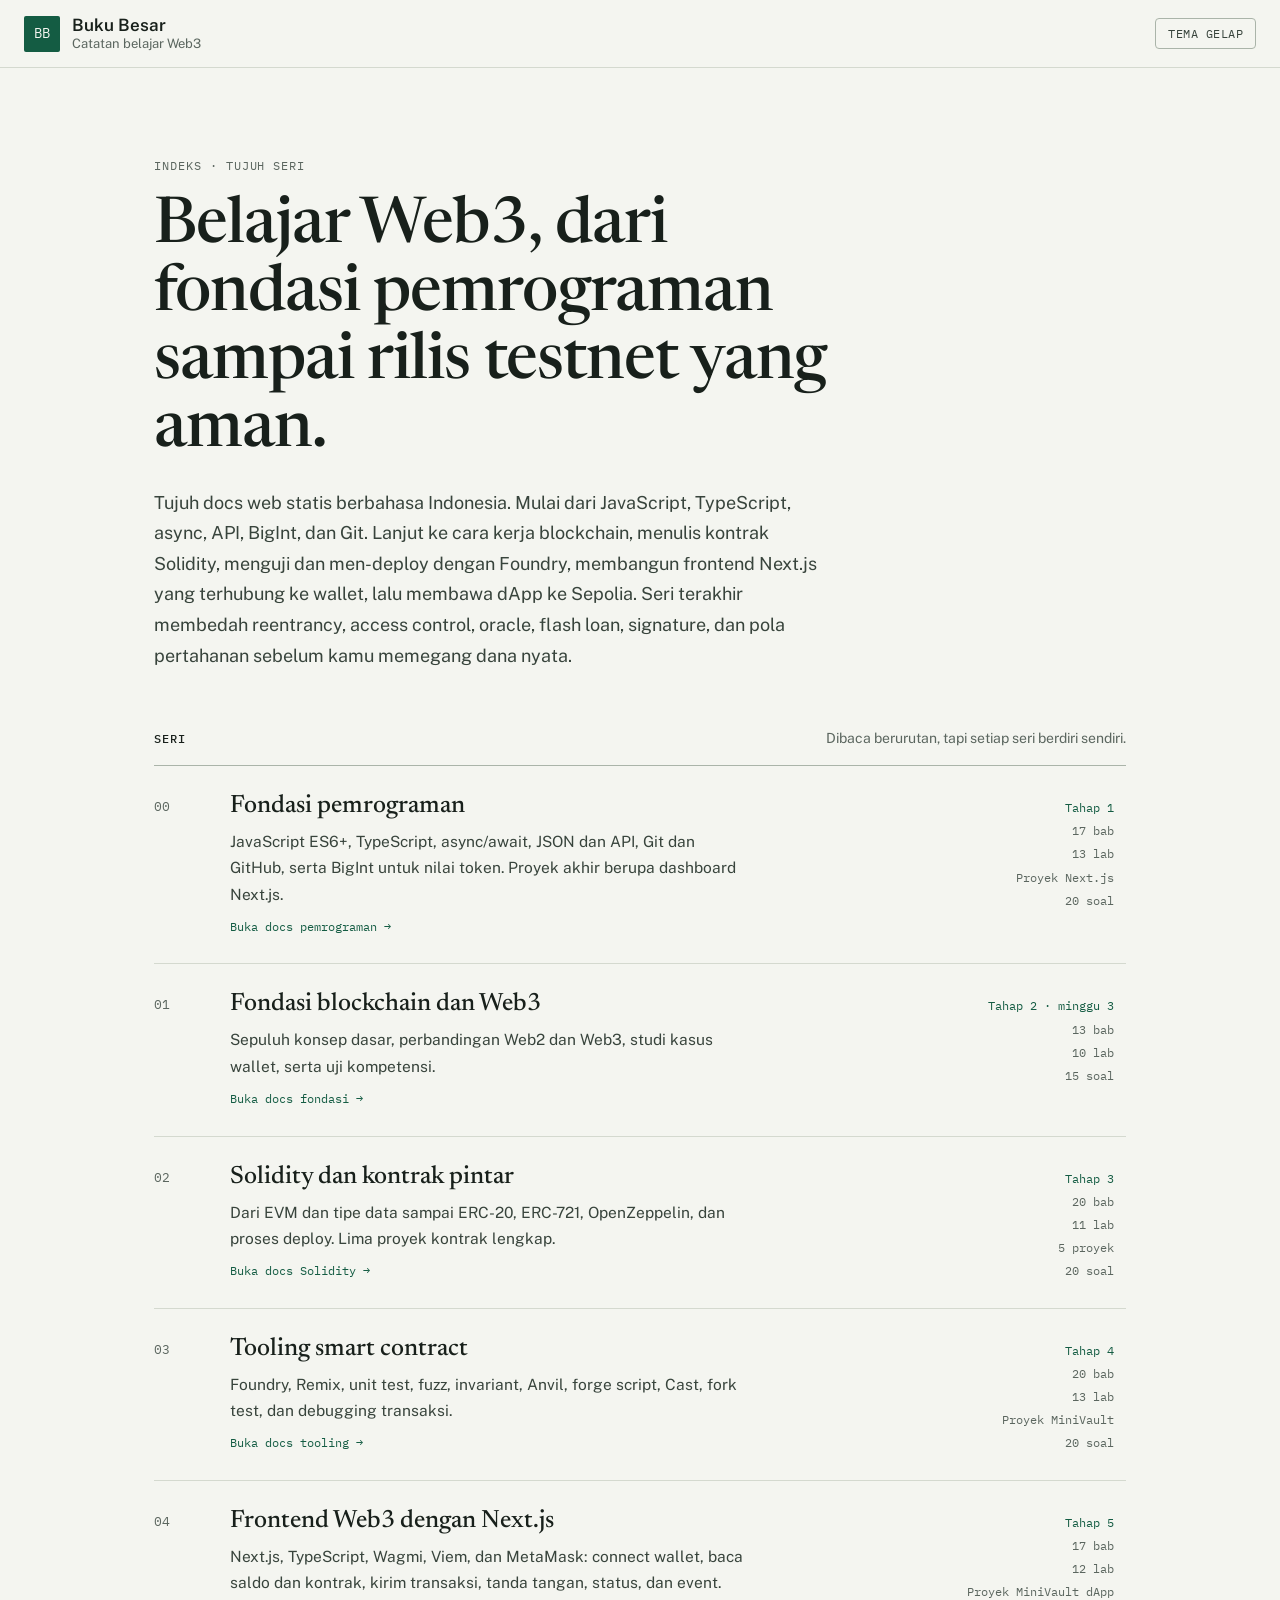
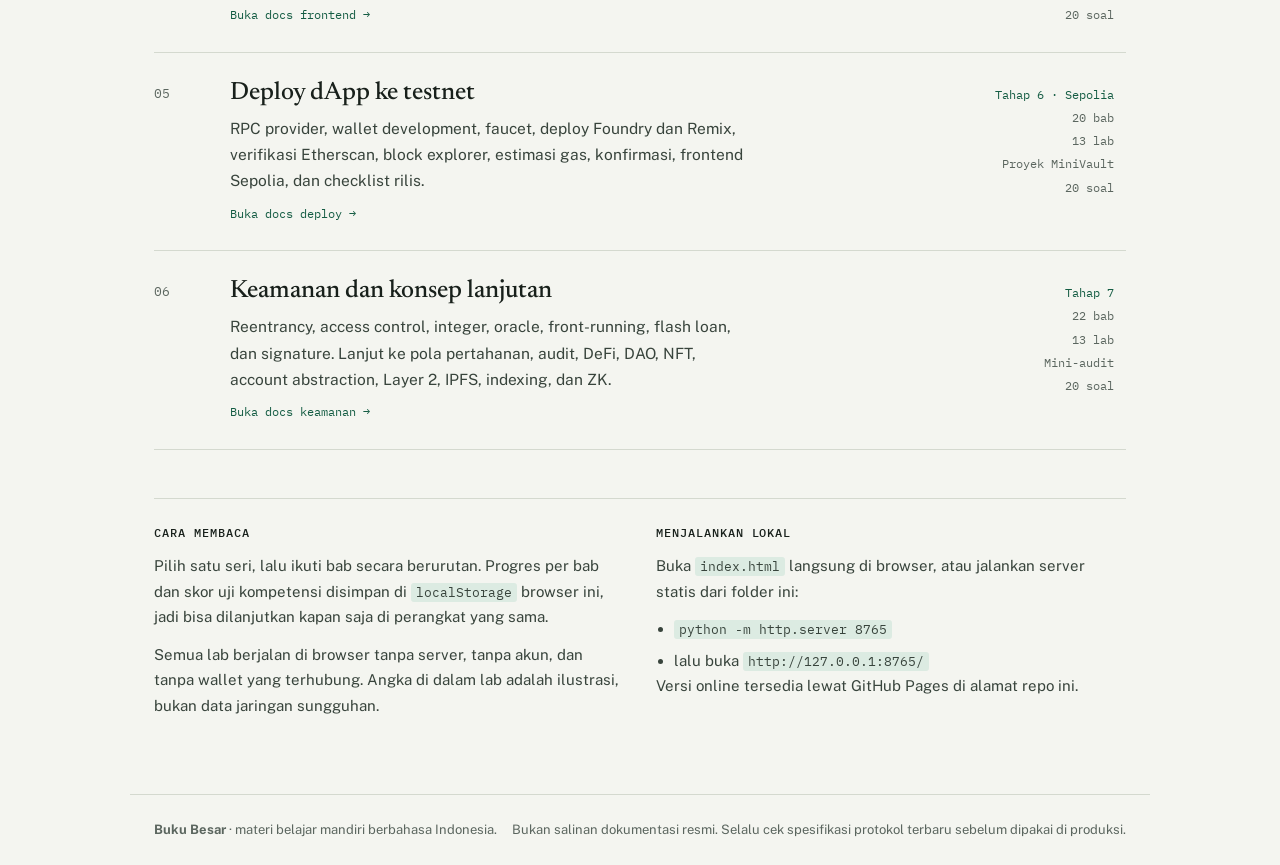
<file: index.html>
<!DOCTYPE html>
<html lang="id">
<head>
  <meta charset="UTF-8">
  <meta name="viewport" content="width=device-width, initial-scale=1">
  <title>Buku Besar: Docs belajar Pemrograman, Web3, Solidity, Tooling, Frontend, Keamanan, dan Deploy</title>
  <meta name="description" content="Indeks tujuh seri docs belajar Web3 berbahasa Indonesia: fondasi pemrograman, blockchain, Solidity, tooling smart contract, frontend Next.js, deploy dApp ke Sepolia testnet, dan keamanan smart contract. Semua materi berjalan statis di browser.">
  <link rel="icon" href="data:image/svg+xml,%3Csvg xmlns='http://www.w3.org/2000/svg' viewBox='0 0 64 64'%3E%3Crect width='64' height='64' fill='%23145c43'/%3E%3Ctext x='32' y='43' font-family='monospace' font-size='24' fill='%23f4f5f0' text-anchor='middle'%3EBB%3C/text%3E%3C/svg%3E">
  <script>
    (function () {
      try {
        var raw = localStorage.getItem("bukubesar.theme");
        var saved = raw;
        try { saved = JSON.parse(raw); } catch (parseError) {}
        if (saved === "dark" || (!saved && window.matchMedia("(prefers-color-scheme: dark)").matches)) {
          document.documentElement.setAttribute("data-theme", "dark");
        }
      } catch (e) {}
    })();
  </script>
  <link rel="preconnect" href="https://fonts.googleapis.com">
  <link rel="preconnect" href="https://fonts.gstatic.com" crossorigin>
  <link href="https://fonts.googleapis.com/css2?family=IBM+Plex+Mono:wght@400;500&family=Newsreader:ital,opsz,wght@0,6..72,400;0,6..72,500;0,6..72,600;1,6..72,400&family=Public+Sans:wght@400;500;600;700&display=swap" rel="stylesheet">
  <style>
    :root {
      --paper: #f4f5f0;
      --surface: #fbfcf8;
      --ink: #18201b;
      --ink-soft: #38443c;
      --muted: #5b665f;
      --line: #d4d9cf;
      --line-strong: #aab4a9;
      --accent: #145c43;
      --accent-hover: #0e4633;
      --accent-soft: #dcebe2;
      --font-display: "Newsreader", "Iowan Old Style", "Palatino Linotype", Georgia, serif;
      --font-body: "Public Sans", "Segoe UI", system-ui, sans-serif;
      --font-mono: "IBM Plex Mono", "Cascadia Mono", Consolas, monospace;
      --header-h: 68px;
      --radius: 4px;
      color-scheme: light;
    }

    [data-theme="dark"] {
      --paper: #101512;
      --surface: #161d18;
      --ink: #e7e9e1;
      --ink-soft: #c5ccc3;
      --muted: #a4afa6;
      --line: #2b352e;
      --line-strong: #46544a;
      --accent: #6fd3a6;
      --accent-hover: #8ee2ba;
      --accent-soft: #1b3428;
      color-scheme: dark;
    }

    *,
    *::before,
    *::after {
      box-sizing: border-box;
    }

    html {
      -webkit-text-size-adjust: 100%;
    }

    body {
      margin: 0;
      background: var(--paper);
      color: var(--ink);
      font-family: var(--font-body);
      font-size: 17px;
      line-height: 1.7;
    }

    a {
      color: var(--accent);
      text-decoration-thickness: 1px;
      text-underline-offset: 3px;
    }

    a:hover {
      color: var(--accent-hover);
    }

    :focus-visible {
      outline: 2px solid var(--accent);
      outline-offset: 3px;
      border-radius: 2px;
    }

    .skip-link {
      position: absolute;
      left: 12px;
      top: -60px;
      padding: 8px 14px;
      background: var(--accent);
      color: var(--paper);
      border-radius: var(--radius);
      z-index: 20;
    }

    .skip-link:focus {
      top: 12px;
    }

    .site-header {
      display: flex;
      align-items: center;
      justify-content: space-between;
      gap: 16px;
      min-height: var(--header-h);
      padding: 0 24px;
      border-bottom: 1px solid var(--line);
      background: var(--paper);
    }

    .brand {
      display: flex;
      align-items: center;
      gap: 12px;
      color: var(--ink);
      text-decoration: none;
    }

    .brand-mark {
      display: grid;
      place-items: center;
      width: 36px;
      height: 36px;
      background: var(--accent);
      color: var(--paper);
      font-family: var(--font-mono);
      font-size: 14px;
      border-radius: 2px;
    }

    .brand-text {
      display: flex;
      flex-direction: column;
      line-height: 1.25;
    }

    .brand-text strong {
      font-weight: 600;
    }

    .brand-text span {
      color: var(--muted);
      font-size: 13px;
    }

    .theme-toggle {
      padding: 7px 12px;
      border: 1px solid var(--line-strong);
      border-radius: var(--radius);
      background: transparent;
      color: var(--ink-soft);
      font-family: var(--font-mono);
      font-size: 12px;
      letter-spacing: 0.04em;
      text-transform: uppercase;
      cursor: pointer;
    }

    .theme-toggle:hover {
      border-color: var(--accent);
      color: var(--accent);
    }

    main {
      max-width: 1020px;
      margin: 0 auto;
      padding: 0 24px 64px;
    }

    .hero {
      max-width: 720px;
      padding: clamp(48px, 8vw, 88px) 0 clamp(36px, 5vw, 56px);
    }

    .eyebrow {
      margin: 0 0 18px;
      color: var(--muted);
      font-family: var(--font-mono);
      font-size: 12px;
      letter-spacing: 0.08em;
      text-transform: uppercase;
    }

    h1 {
      margin: 0 0 22px;
      font-family: var(--font-display);
      font-size: clamp(2.3rem, 6vw, 4rem);
      font-weight: 500;
      line-height: 1.06;
      letter-spacing: -0.015em;
    }

    .lede {
      margin: 0;
      max-width: 62ch;
      color: var(--ink-soft);
      font-size: 18px;
    }

    .section-head {
      display: flex;
      align-items: baseline;
      justify-content: space-between;
      gap: 24px;
      padding-bottom: 14px;
      border-bottom: 1px solid var(--line-strong);
    }

    .section-head h2 {
      margin: 0;
      font-family: var(--font-mono);
      font-size: 12px;
      font-weight: 500;
      letter-spacing: 0.08em;
      text-transform: uppercase;
    }

    .section-head p {
      margin: 0;
      color: var(--muted);
      font-size: 14px;
      text-align: right;
    }

    .ledger {
      margin: 0;
      padding: 0;
      list-style: none;
    }

    .entry {
      display: grid;
      grid-template-columns: 56px minmax(0, 1fr) auto;
      gap: 20px;
      align-items: start;
      padding: 26px 12px 26px 0;
      border-bottom: 1px solid var(--line);
      color: inherit;
      text-decoration: none;
      transition: background-color 140ms ease;
    }

    .entry:hover {
      background: var(--surface);
      color: inherit;
    }

    .entry:focus-visible {
      outline-offset: -2px;
    }

    .entry-number {
      padding-top: 4px;
      color: var(--muted);
      font-family: var(--font-mono);
      font-size: 13px;
      font-variant-numeric: tabular-nums;
    }

    .entry-body h3 {
      margin: 0 0 6px;
      font-family: var(--font-display);
      font-size: 25px;
      font-weight: 500;
      line-height: 1.2;
    }

    .entry-body p {
      margin: 0;
      max-width: 58ch;
      color: var(--ink-soft);
      font-size: 15.5px;
    }

    .entry-meta {
      display: flex;
      flex-direction: column;
      gap: 4px;
      padding-top: 6px;
      color: var(--muted);
      font-family: var(--font-mono);
      font-size: 12px;
      line-height: 1.6;
      text-align: right;
      white-space: nowrap;
    }

    .entry-meta .stage {
      color: var(--accent);
    }

    .entry-arrow {
      display: block;
      margin-top: 10px;
      color: var(--accent);
      font-family: var(--font-mono);
      font-size: 12px;
    }

    .notes {
      display: grid;
      grid-template-columns: minmax(0, 1fr) minmax(0, 1fr);
      gap: 32px;
      margin-top: 48px;
      padding-top: 24px;
      border-top: 1px solid var(--line);
    }

    .notes h2 {
      margin: 0 0 10px;
      font-family: var(--font-mono);
      font-size: 12px;
      font-weight: 500;
      letter-spacing: 0.08em;
      text-transform: uppercase;
    }

    .notes p {
      margin: 0 0 12px;
      color: var(--ink-soft);
      font-size: 15px;
    }

    .notes ul {
      margin: 0;
      padding-left: 18px;
      color: var(--ink-soft);
      font-size: 15px;
    }

    .notes li + li {
      margin-top: 6px;
    }

    .notes code {
      padding: 1px 5px;
      background: var(--accent-soft);
      border-radius: 3px;
      font-family: var(--font-mono);
      font-size: 13px;
    }

    .site-footer {
      display: flex;
      flex-wrap: wrap;
      justify-content: space-between;
      gap: 12px;
      max-width: 1020px;
      margin: 0 auto;
      padding: 24px;
      border-top: 1px solid var(--line);
      color: var(--muted);
      font-size: 13px;
    }

    .site-footer p {
      margin: 0;
    }

    @media (max-width: 720px) {
      body {
        font-size: 16px;
      }

      .site-header {
        padding: 0 18px;
      }

      main {
        padding: 0 18px 48px;
      }

      .entry {
        grid-template-columns: 40px minmax(0, 1fr);
        gap: 12px;
        padding-right: 0;
      }

      .entry-meta {
        grid-column: 2;
        flex-direction: row;
        flex-wrap: wrap;
        gap: 4px 12px;
        padding-top: 0;
        text-align: left;
      }

      .entry-body h3 {
        font-size: 22px;
      }

      .notes {
        grid-template-columns: 1fr;
        gap: 24px;
      }

      .section-head {
        align-items: flex-start;
        flex-direction: column;
        gap: 4px;
      }

      .section-head p {
        text-align: left;
      }
    }

    @media (prefers-reduced-motion: reduce) {
      .entry {
        transition: none;
      }
    }
  </style>
</head>
<body>
  <a class="skip-link" href="#konten">Lewati ke konten</a>

  <header class="site-header">
    <a class="brand" href="./" aria-label="Buku Besar, halaman indeks">
      <span class="brand-mark" aria-hidden="true">BB</span>
      <span class="brand-text">
        <strong>Buku Besar</strong>
        <span>Catatan belajar Web3</span>
      </span>
    </a>
    <button class="theme-toggle" id="theme-toggle" type="button" aria-pressed="false">Tema gelap</button>
  </header>

  <main id="konten">
    <section class="hero">
      <p class="eyebrow">Indeks &middot; tujuh seri</p>
      <h1>Belajar Web3, dari fondasi pemrograman sampai rilis testnet yang aman.</h1>
      <p class="lede">Tujuh docs web statis berbahasa Indonesia. Mulai dari JavaScript, TypeScript, async, API, BigInt, dan Git. Lanjut ke cara kerja blockchain, menulis kontrak Solidity, menguji dan men-deploy dengan Foundry, membangun frontend Next.js yang terhubung ke wallet, lalu membawa dApp ke Sepolia. Seri terakhir membedah reentrancy, access control, oracle, flash loan, signature, dan pola pertahanan sebelum kamu memegang dana nyata.</p>
    </section>

    <section aria-labelledby="judul-seri">
      <div class="section-head">
        <h2 id="judul-seri">Seri</h2>
        <p>Dibaca berurutan, tapi setiap seri berdiri sendiri.</p>
      </div>

      <ol class="ledger">
        <li>
          <a class="entry" href="fundamentals/">
            <span class="entry-number" aria-hidden="true">00</span>
            <span class="entry-body">
              <h3>Fondasi pemrograman</h3>
              <p>JavaScript ES6+, TypeScript, async/await, JSON dan API, Git dan GitHub, serta BigInt untuk nilai token. Proyek akhir berupa dashboard Next.js.</p>
              <span class="entry-arrow">Buka docs pemrograman &rarr;</span>
            </span>
            <span class="entry-meta">
              <span class="stage">Tahap 1</span>
              <span>17 bab</span>
              <span>13 lab</span>
              <span>Proyek Next.js</span>
              <span>20 soal</span>
            </span>
          </a>
        </li>
        <li>
          <a class="entry" href="docs/">
            <span class="entry-number" aria-hidden="true">01</span>
            <span class="entry-body">
              <h3>Fondasi blockchain dan Web3</h3>
              <p>Sepuluh konsep dasar, perbandingan Web2 dan Web3, studi kasus wallet, serta uji kompetensi.</p>
              <span class="entry-arrow">Buka docs fondasi &rarr;</span>
            </span>
            <span class="entry-meta">
              <span class="stage">Tahap 2 &middot; minggu 3</span>
              <span>13 bab</span>
              <span>10 lab</span>
              <span>15 soal</span>
            </span>
          </a>
        </li>
        <li>
          <a class="entry" href="solidity/">
            <span class="entry-number" aria-hidden="true">02</span>
            <span class="entry-body">
              <h3>Solidity dan kontrak pintar</h3>
              <p>Dari EVM dan tipe data sampai ERC-20, ERC-721, OpenZeppelin, dan proses deploy. Lima proyek kontrak lengkap.</p>
              <span class="entry-arrow">Buka docs Solidity &rarr;</span>
            </span>
            <span class="entry-meta">
              <span class="stage">Tahap 3</span>
              <span>20 bab</span>
              <span>11 lab</span>
              <span>5 proyek</span>
              <span>20 soal</span>
            </span>
          </a>
        </li>
        <li>
          <a class="entry" href="tools/">
            <span class="entry-number" aria-hidden="true">03</span>
            <span class="entry-body">
              <h3>Tooling smart contract</h3>
              <p>Foundry, Remix, unit test, fuzz, invariant, Anvil, forge script, Cast, fork test, dan debugging transaksi.</p>
              <span class="entry-arrow">Buka docs tooling &rarr;</span>
            </span>
            <span class="entry-meta">
              <span class="stage">Tahap 4</span>
              <span>20 bab</span>
              <span>13 lab</span>
              <span>Proyek MiniVault</span>
              <span>20 soal</span>
            </span>
          </a>
        </li>
        <li>
          <a class="entry" href="nextjs/">
            <span class="entry-number" aria-hidden="true">04</span>
            <span class="entry-body">
              <h3>Frontend Web3 dengan Next.js</h3>
              <p>Next.js, TypeScript, Wagmi, Viem, dan MetaMask: connect wallet, baca saldo dan kontrak, kirim transaksi, tanda tangan, status, dan event.</p>
              <span class="entry-arrow">Buka docs frontend &rarr;</span>
            </span>
            <span class="entry-meta">
              <span class="stage">Tahap 5</span>
              <span>17 bab</span>
              <span>12 lab</span>
              <span>Proyek MiniVault dApp</span>
              <span>20 soal</span>
            </span>
          </a>
        </li>
        <li>
          <a class="entry" href="deploy/">
            <span class="entry-number" aria-hidden="true">05</span>
            <span class="entry-body">
              <h3>Deploy dApp ke testnet</h3>
              <p>RPC provider, wallet development, faucet, deploy Foundry dan Remix, verifikasi Etherscan, block explorer, estimasi gas, konfirmasi, frontend Sepolia, dan checklist rilis.</p>
              <span class="entry-arrow">Buka docs deploy &rarr;</span>
            </span>
            <span class="entry-meta">
              <span class="stage">Tahap 6 &middot; Sepolia</span>
              <span>20 bab</span>
              <span>13 lab</span>
              <span>Proyek MiniVault</span>
              <span>20 soal</span>
            </span>
          </a>
        </li>
        <li>
          <a class="entry" href="security/">
            <span class="entry-number" aria-hidden="true">06</span>
            <span class="entry-body">
              <h3>Keamanan dan konsep lanjutan</h3>
              <p>Reentrancy, access control, integer, oracle, front-running, flash loan, dan signature. Lanjut ke pola pertahanan, audit, DeFi, DAO, NFT, account abstraction, Layer 2, IPFS, indexing, dan ZK.</p>
              <span class="entry-arrow">Buka docs keamanan &rarr;</span>
            </span>
            <span class="entry-meta">
              <span class="stage">Tahap 7</span>
              <span>22 bab</span>
              <span>13 lab</span>
              <span>Mini-audit</span>
              <span>20 soal</span>
            </span>
          </a>
        </li>
      </ol>
    </section>

    <section class="notes" aria-labelledby="judul-catatan">
      <div>
        <h2 id="judul-catatan">Cara membaca</h2>
        <p>Pilih satu seri, lalu ikuti bab secara berurutan. Progres per bab dan skor uji kompetensi disimpan di <code>localStorage</code> browser ini, jadi bisa dilanjutkan kapan saja di perangkat yang sama.</p>
        <p>Semua lab berjalan di browser tanpa server, tanpa akun, dan tanpa wallet yang terhubung. Angka di dalam lab adalah ilustrasi, bukan data jaringan sungguhan.</p>
      </div>
      <div>
        <h2>Menjalankan lokal</h2>
        <p>Buka <code>index.html</code> langsung di browser, atau jalankan server statis dari folder ini:</p>
        <ul>
          <li><code>python -m http.server 8765</code></li>
          <li>lalu buka <code>http://127.0.0.1:8765/</code></li>
        </ul>
        <p>Versi online tersedia lewat GitHub Pages di alamat repo ini.</p>
      </div>
    </section>
  </main>

  <footer class="site-footer">
    <p><strong>Buku Besar</strong> &middot; materi belajar mandiri berbahasa Indonesia.</p>
    <p>Bukan salinan dokumentasi resmi. Selalu cek spesifikasi protokol terbaru sebelum dipakai di produksi.</p>
  </footer>

  <script>
    (function () {
      var root = document.documentElement;
      var button = document.getElementById("theme-toggle");
      if (!button) return;

      function current() {
        return root.getAttribute("data-theme") === "dark" ? "dark" : "light";
      }

      function render() {
        var dark = current() === "dark";
        button.textContent = dark ? "Tema terang" : "Tema gelap";
        button.setAttribute("aria-pressed", dark ? "true" : "false");
      }

      button.addEventListener("click", function () {
        var next = current() === "dark" ? "light" : "dark";
        if (next === "dark") {
          root.setAttribute("data-theme", "dark");
        } else {
          root.removeAttribute("data-theme");
        }
        try {
          localStorage.setItem("bukubesar.theme", JSON.stringify(next));
        } catch (e) {}
        render();
      });

      render();
    })();
  </script>
</body>
</html>
</file>
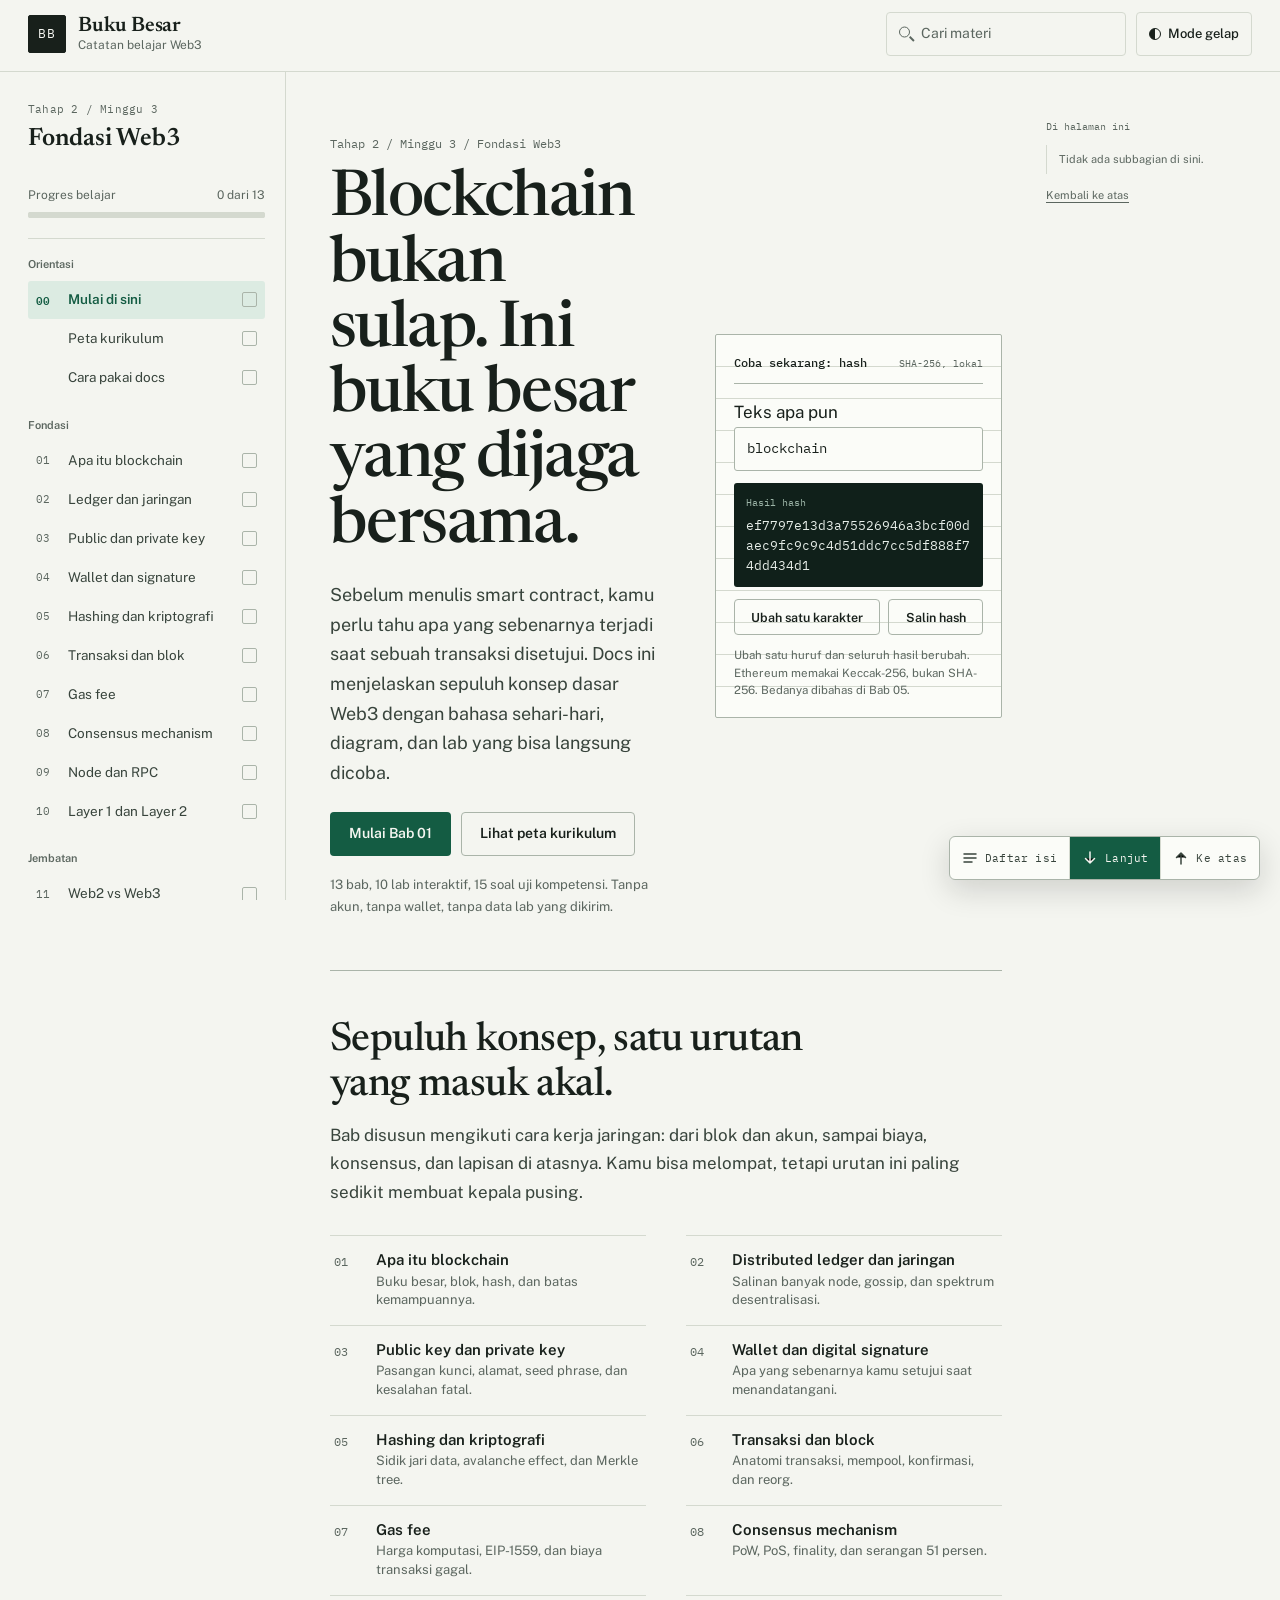
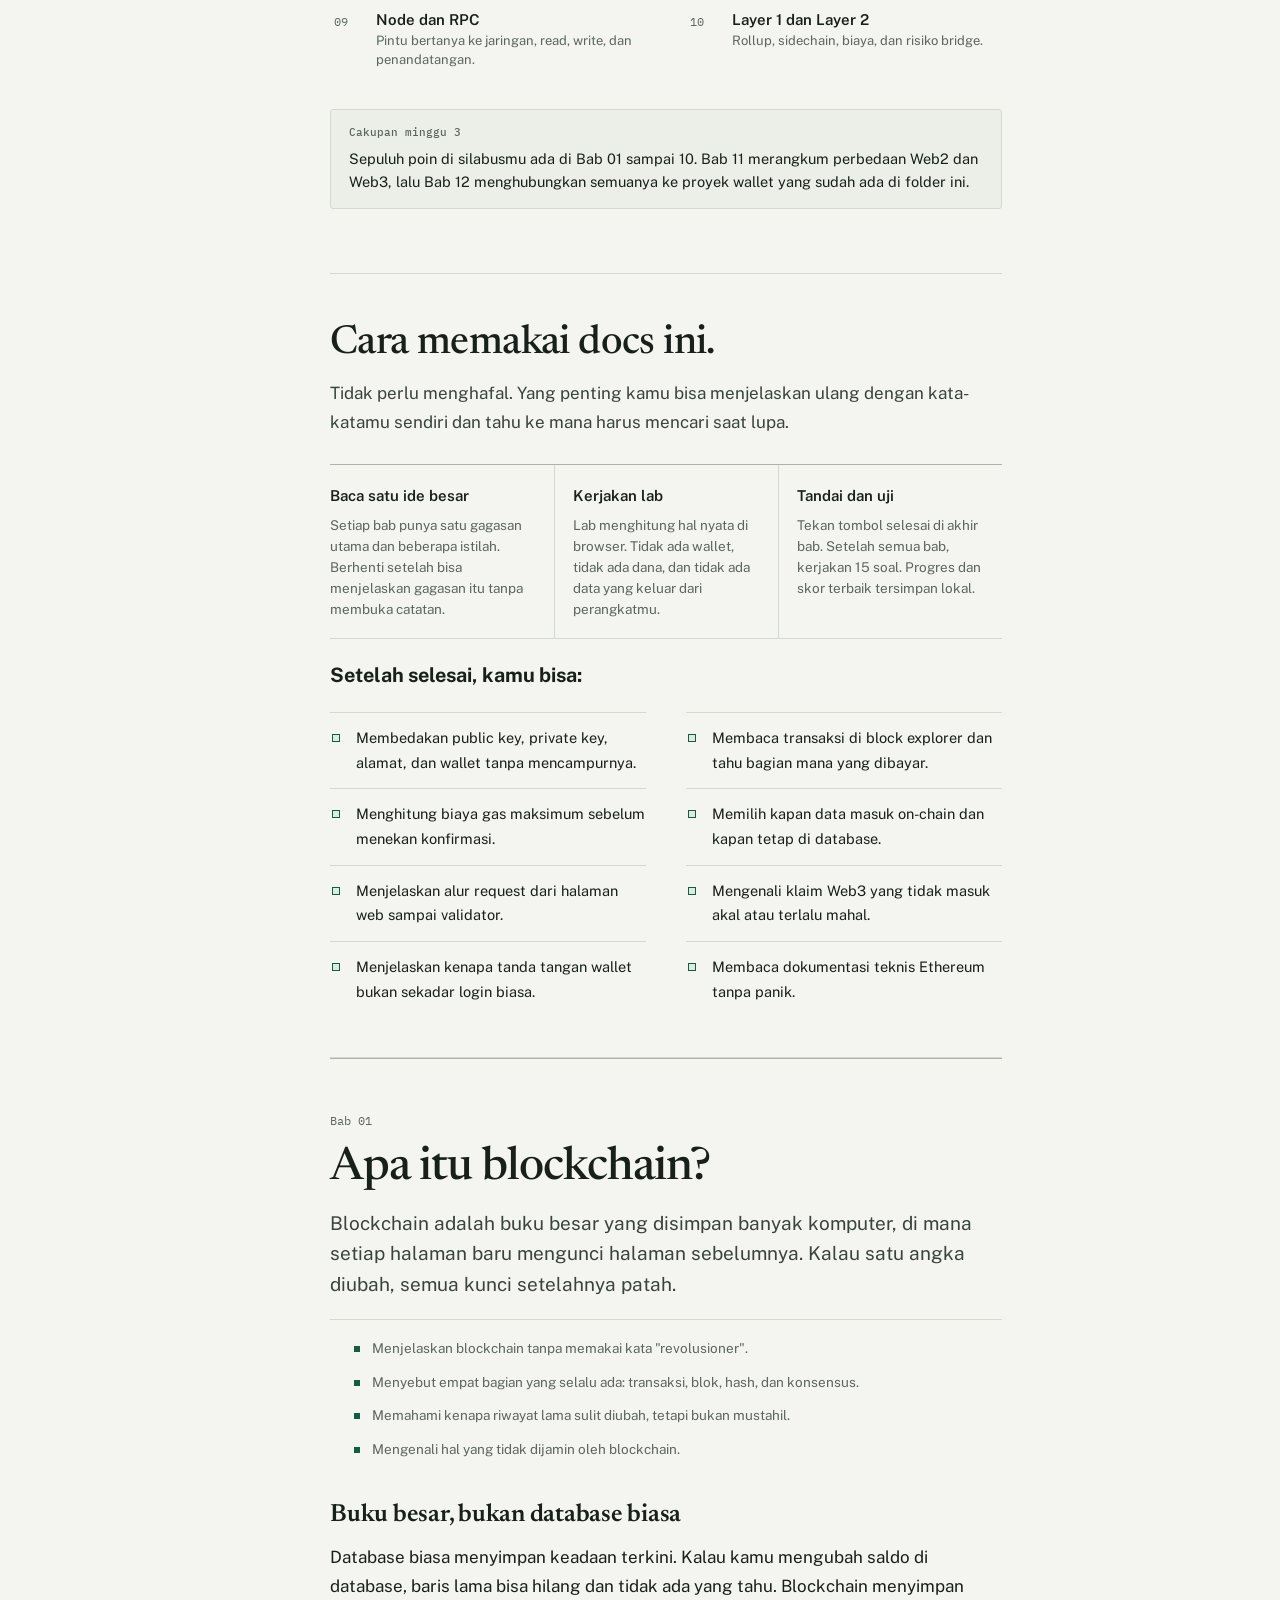
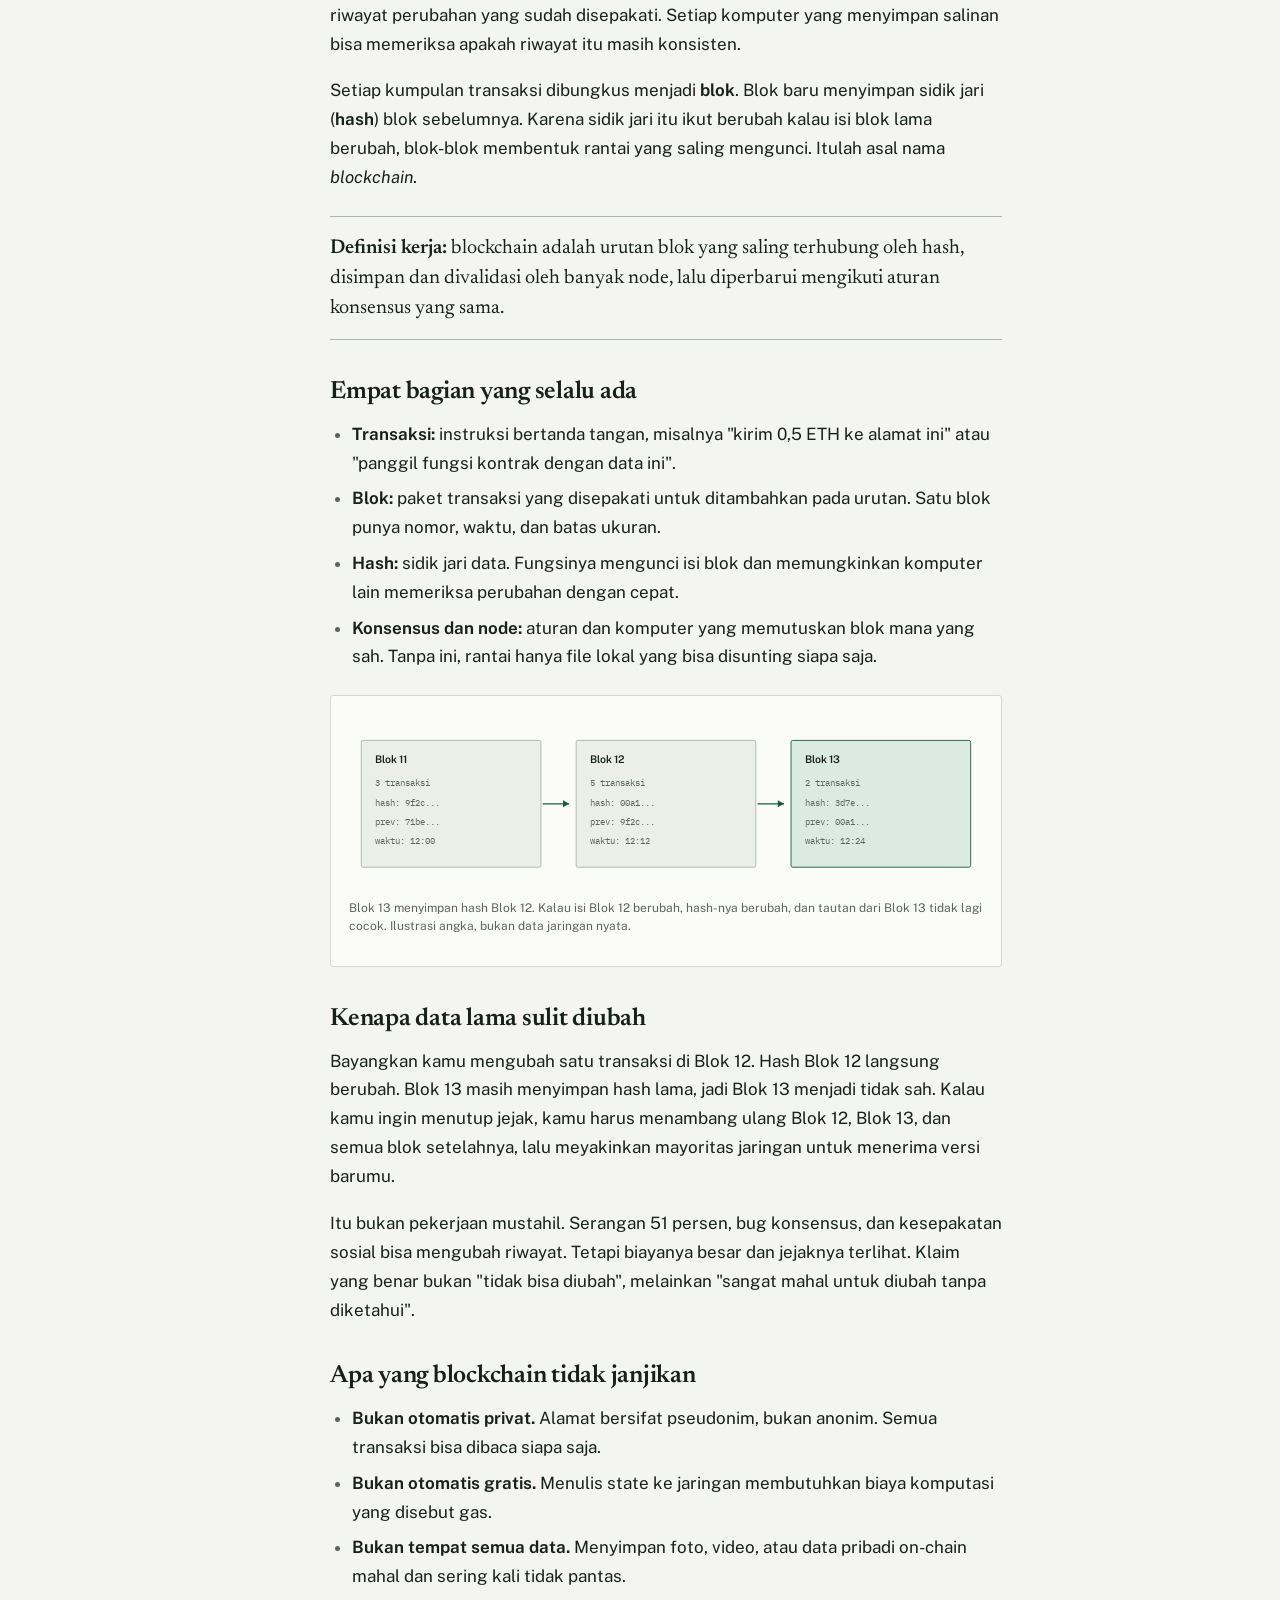
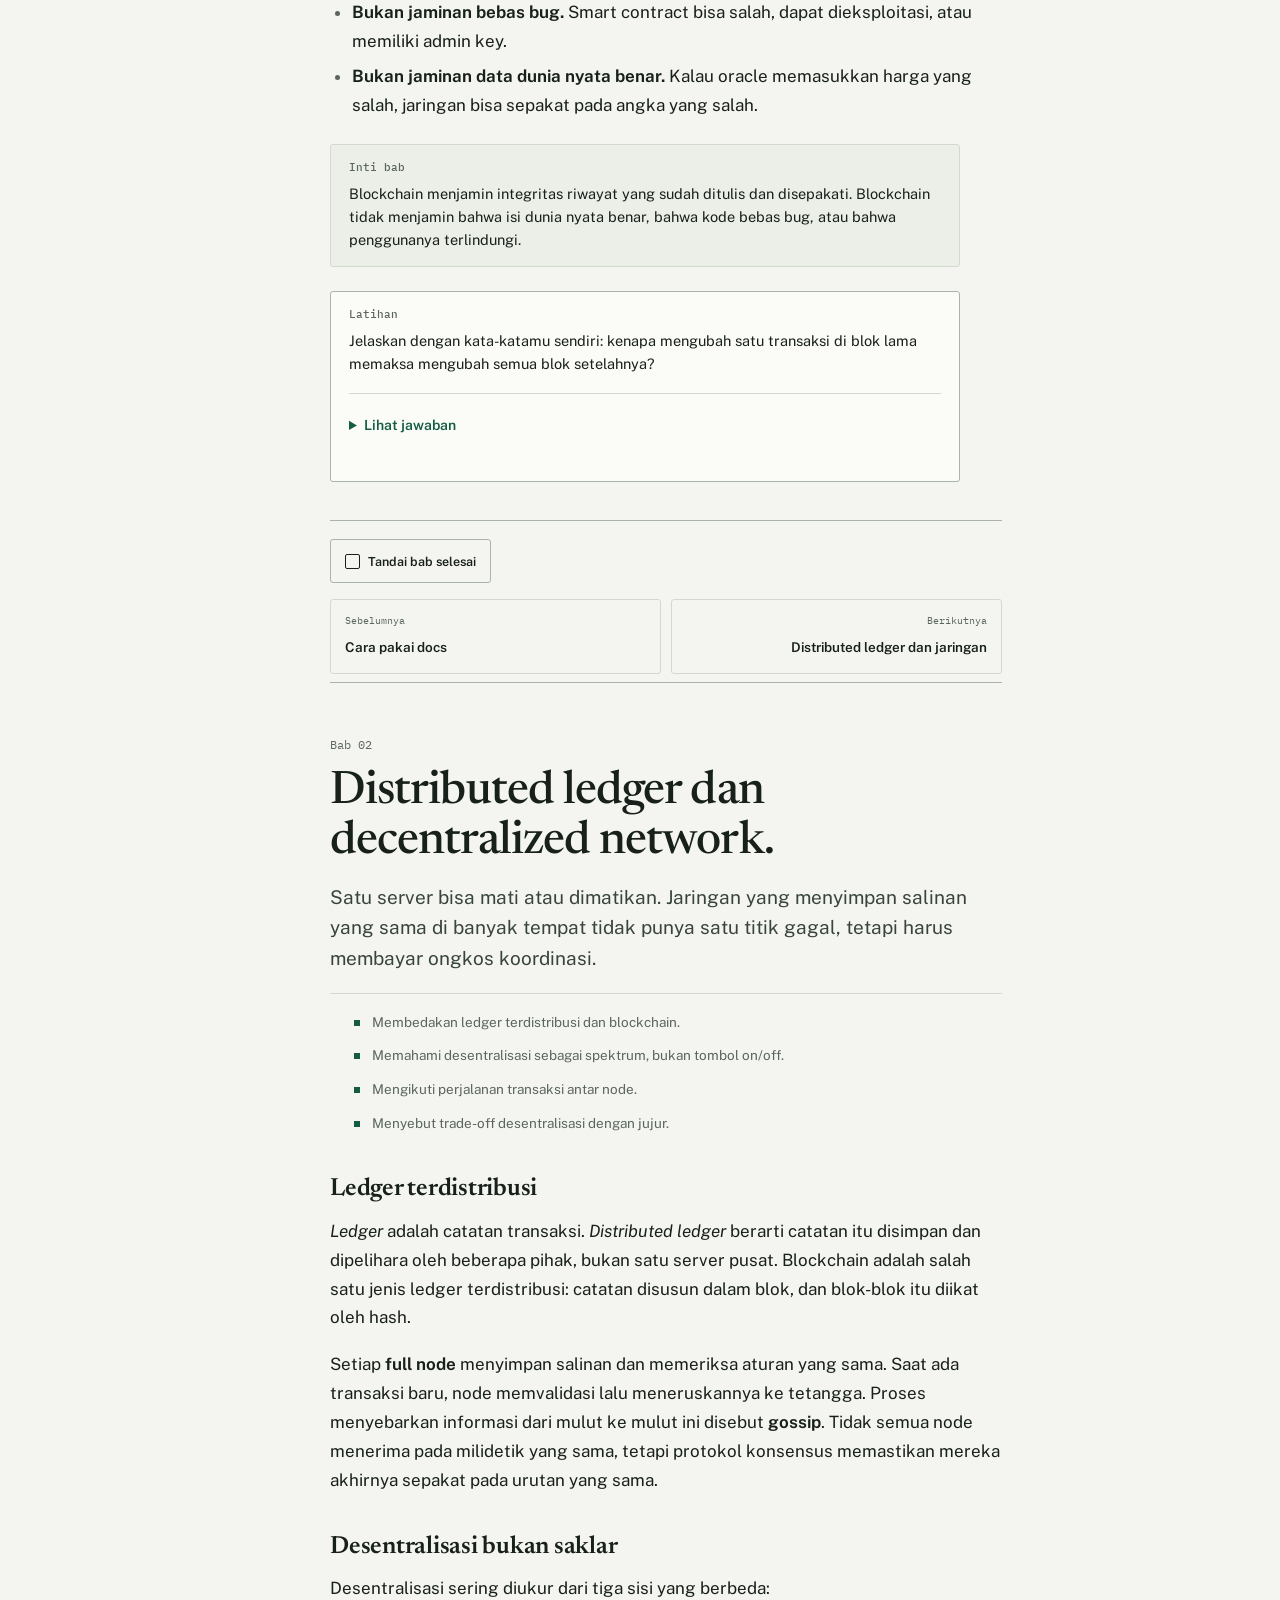
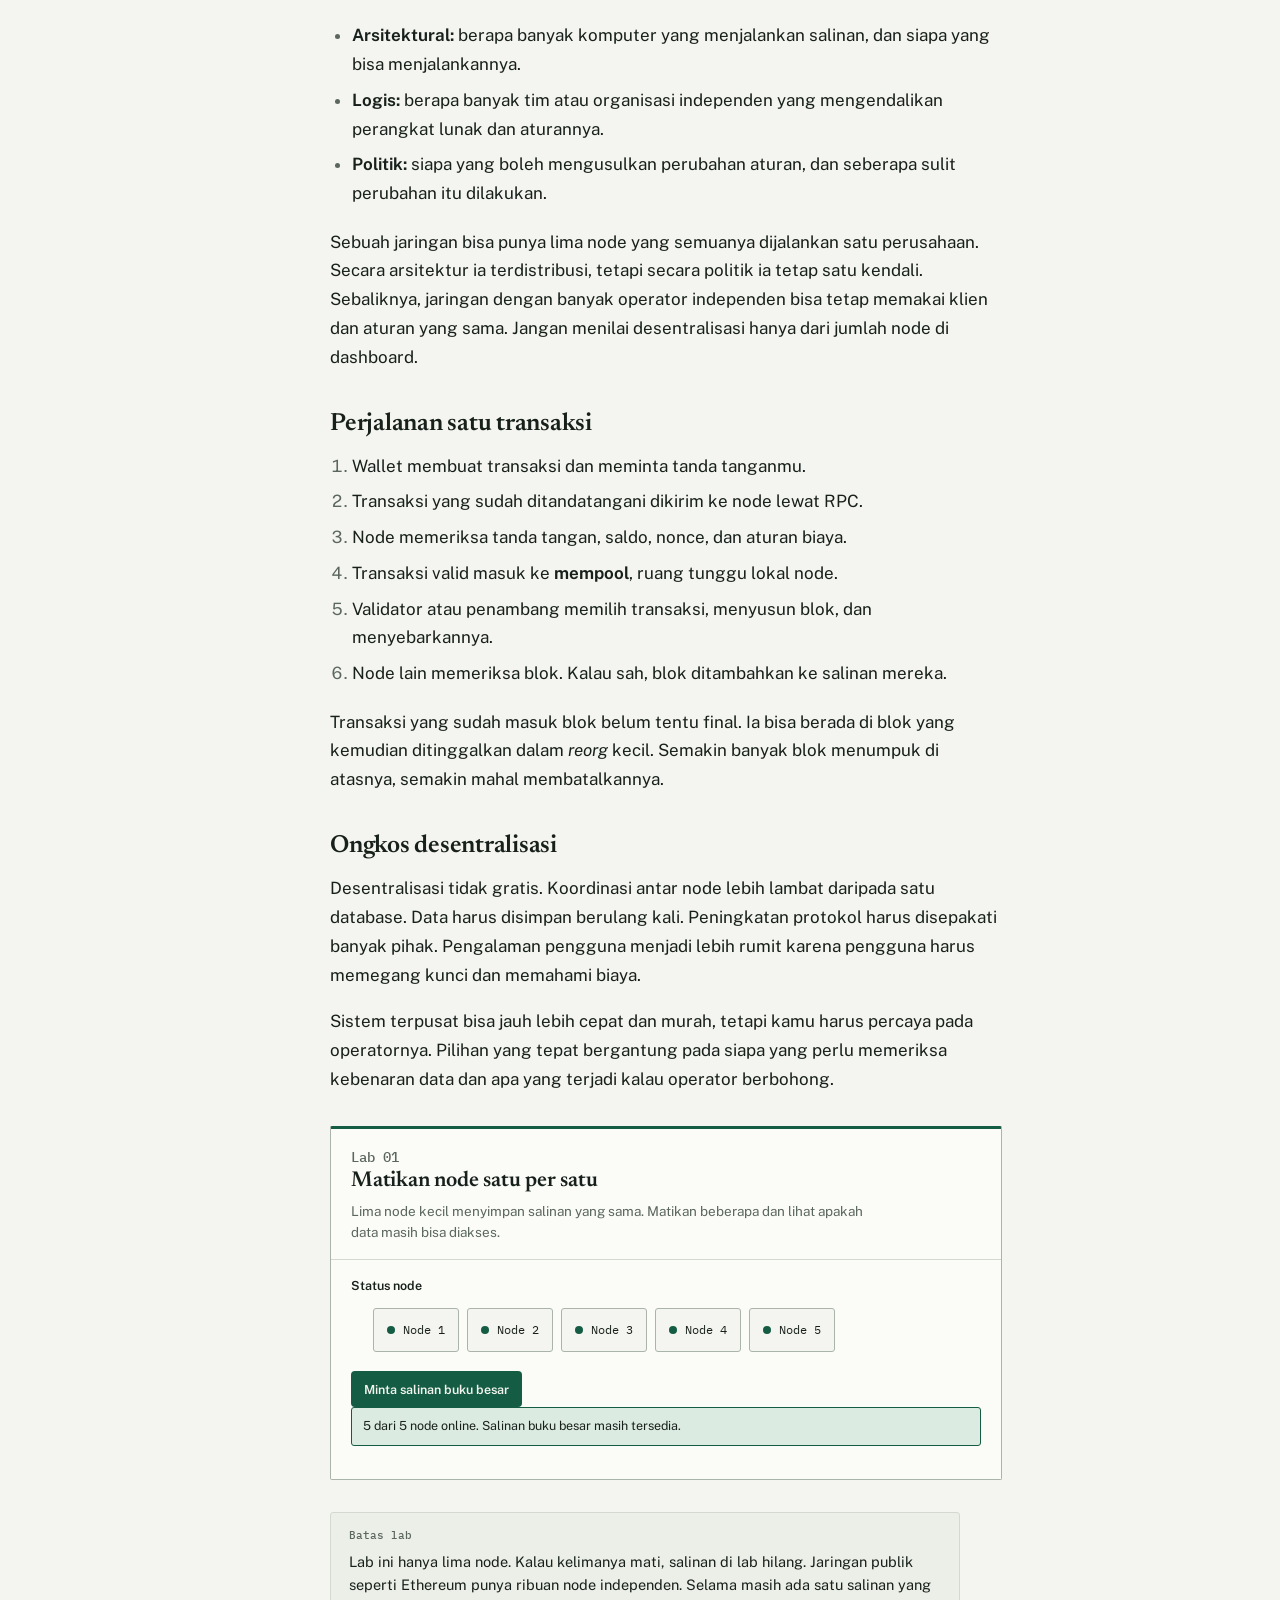
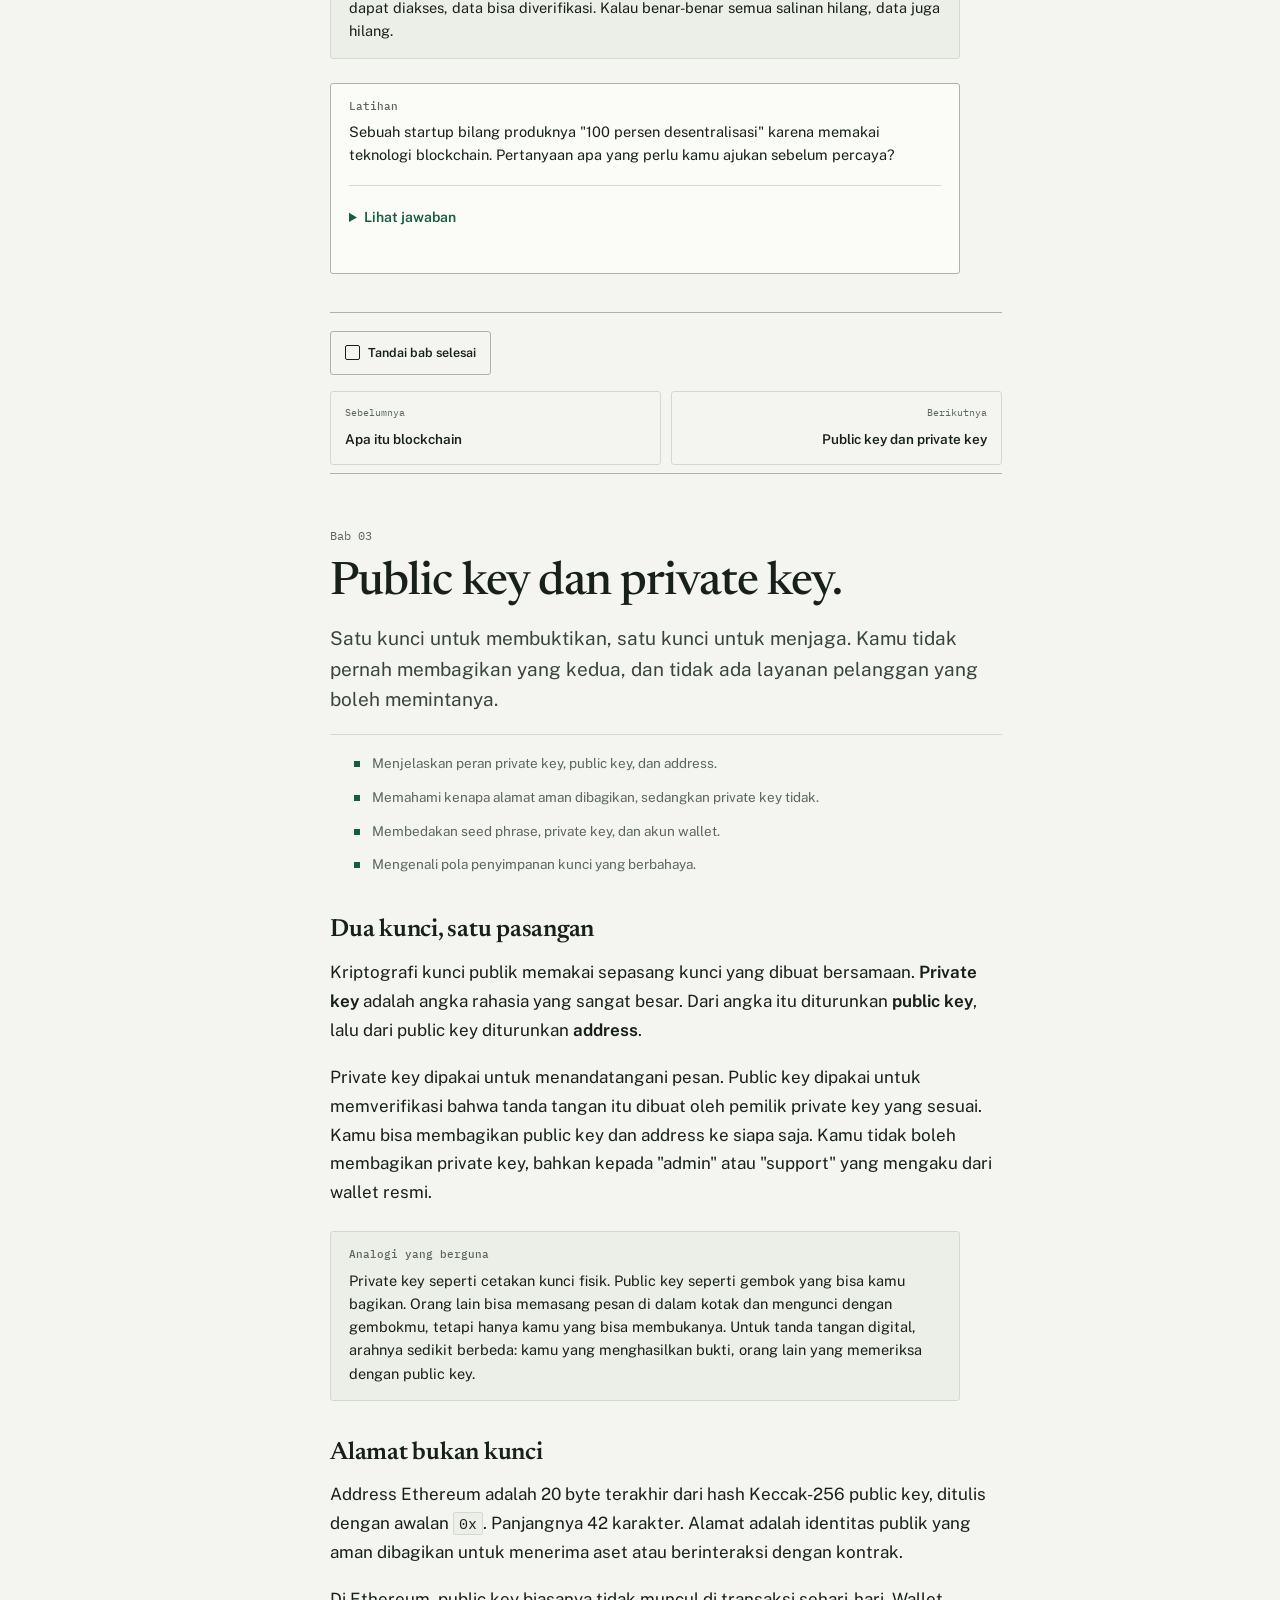
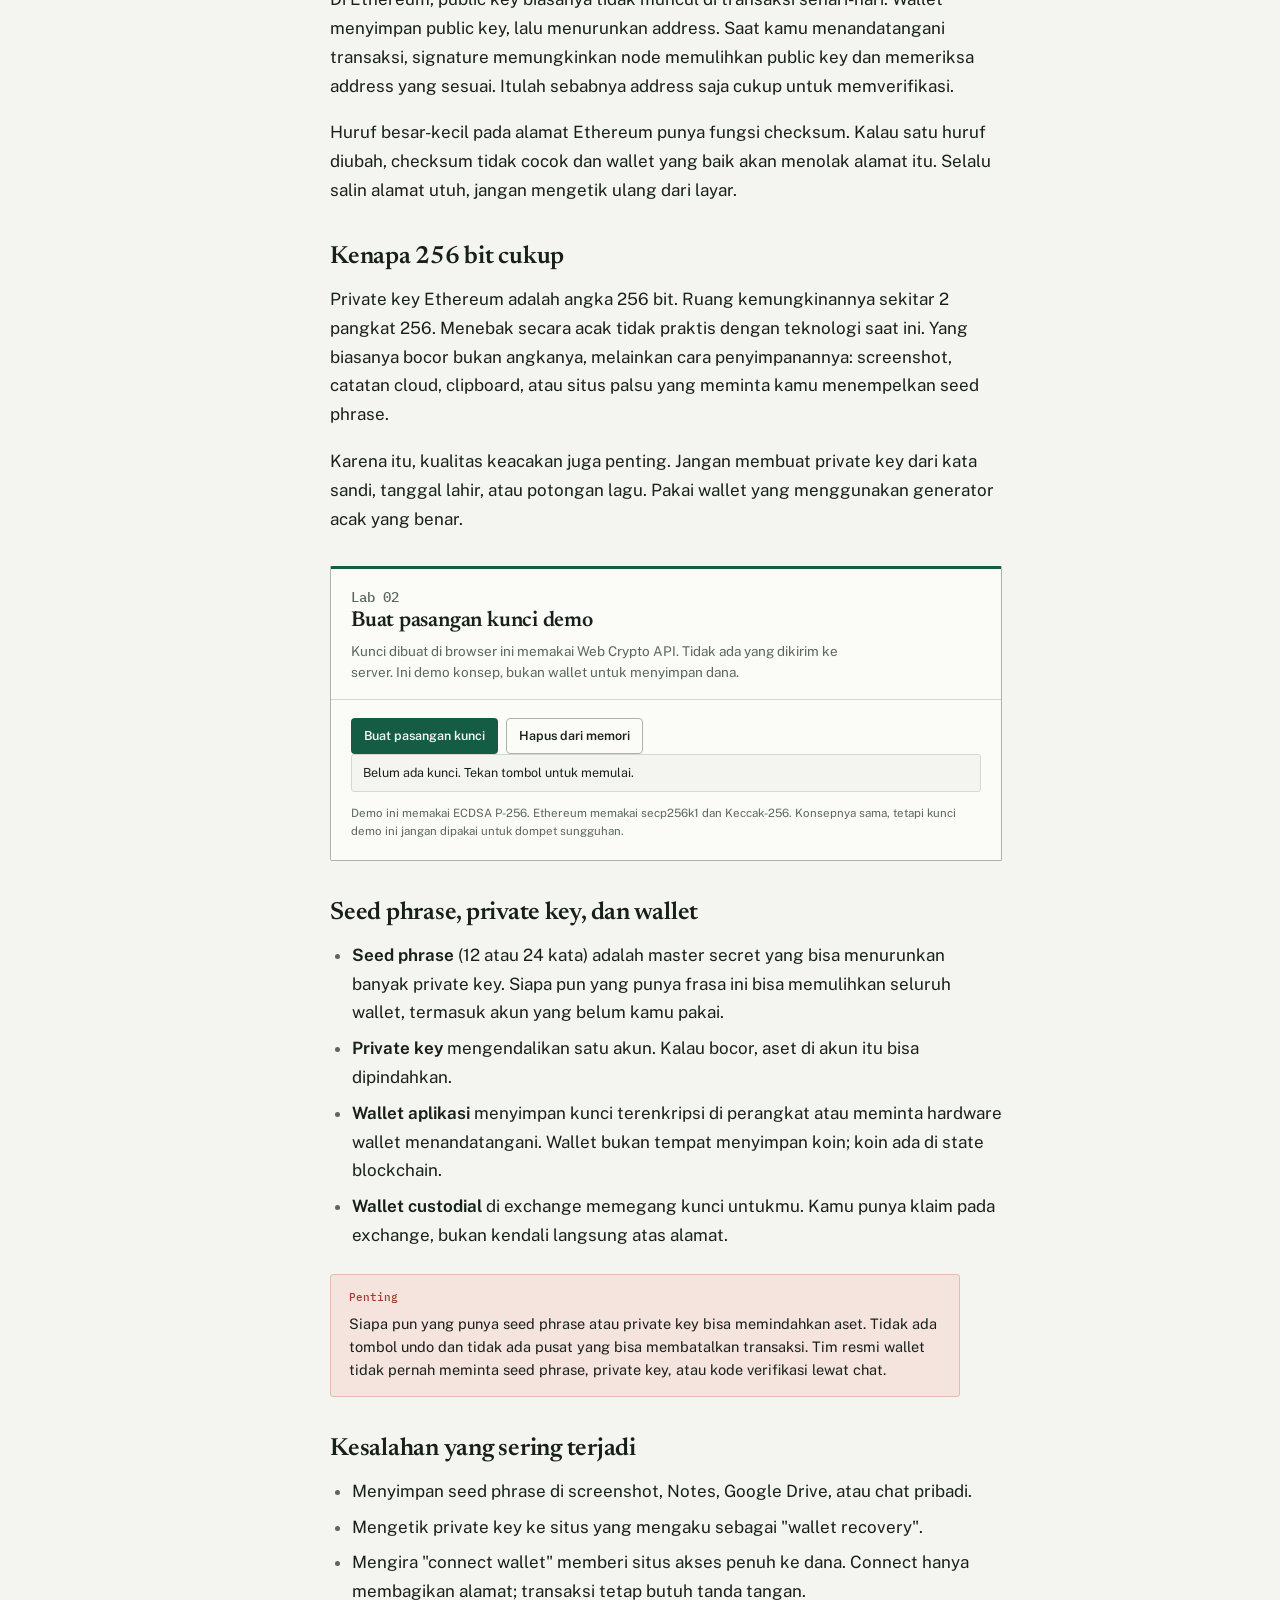
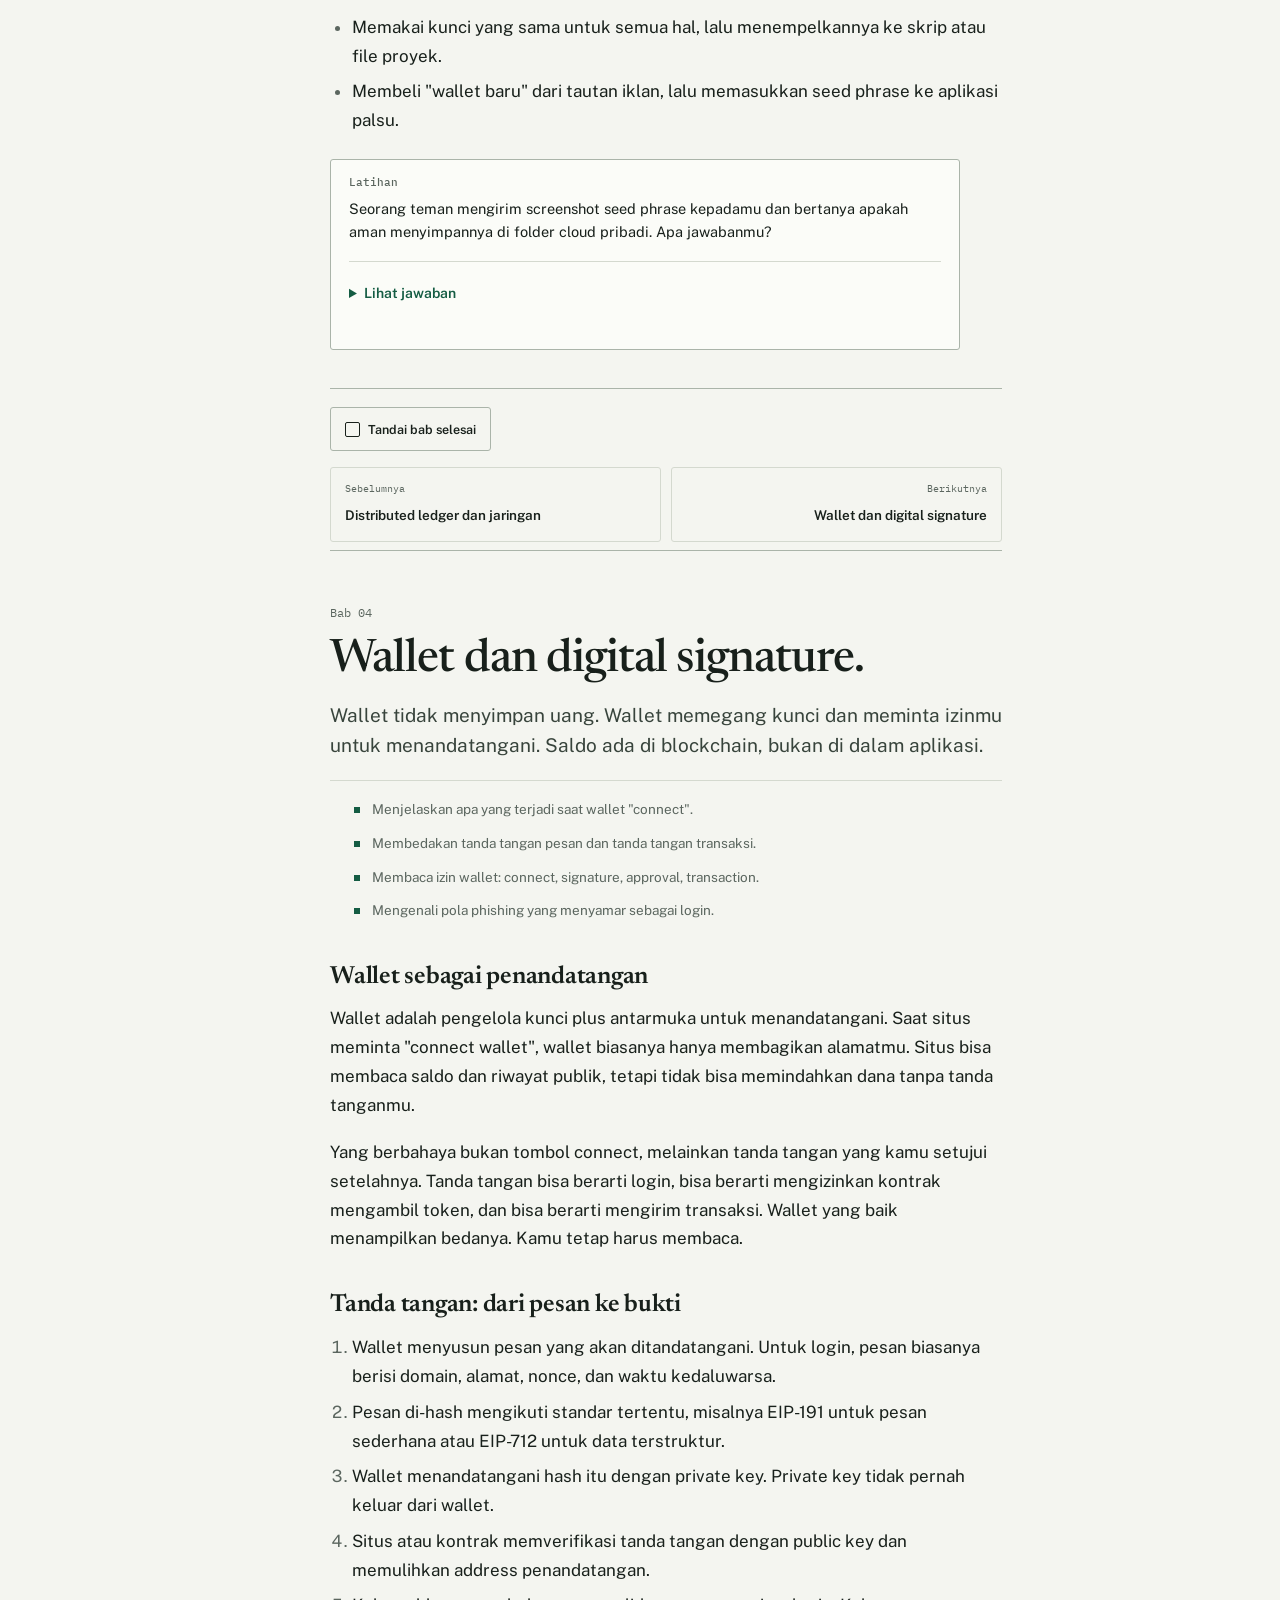
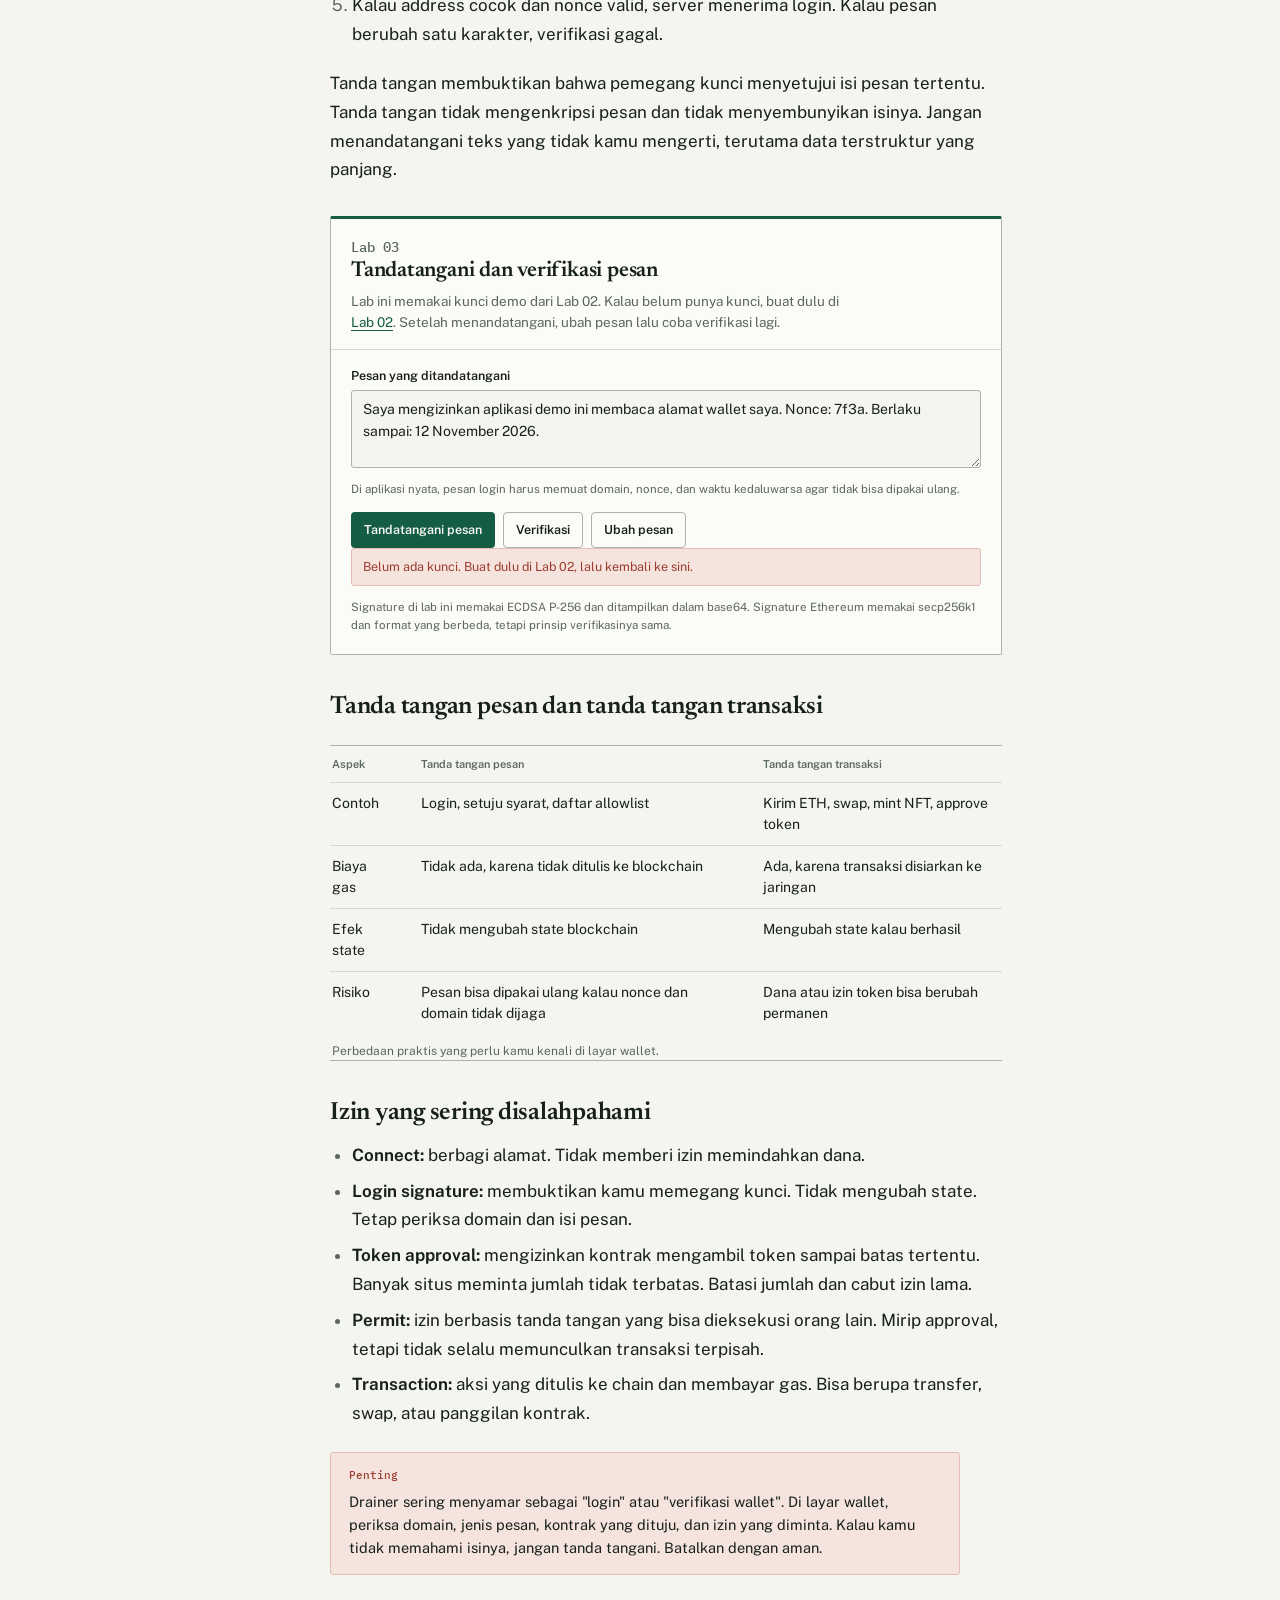
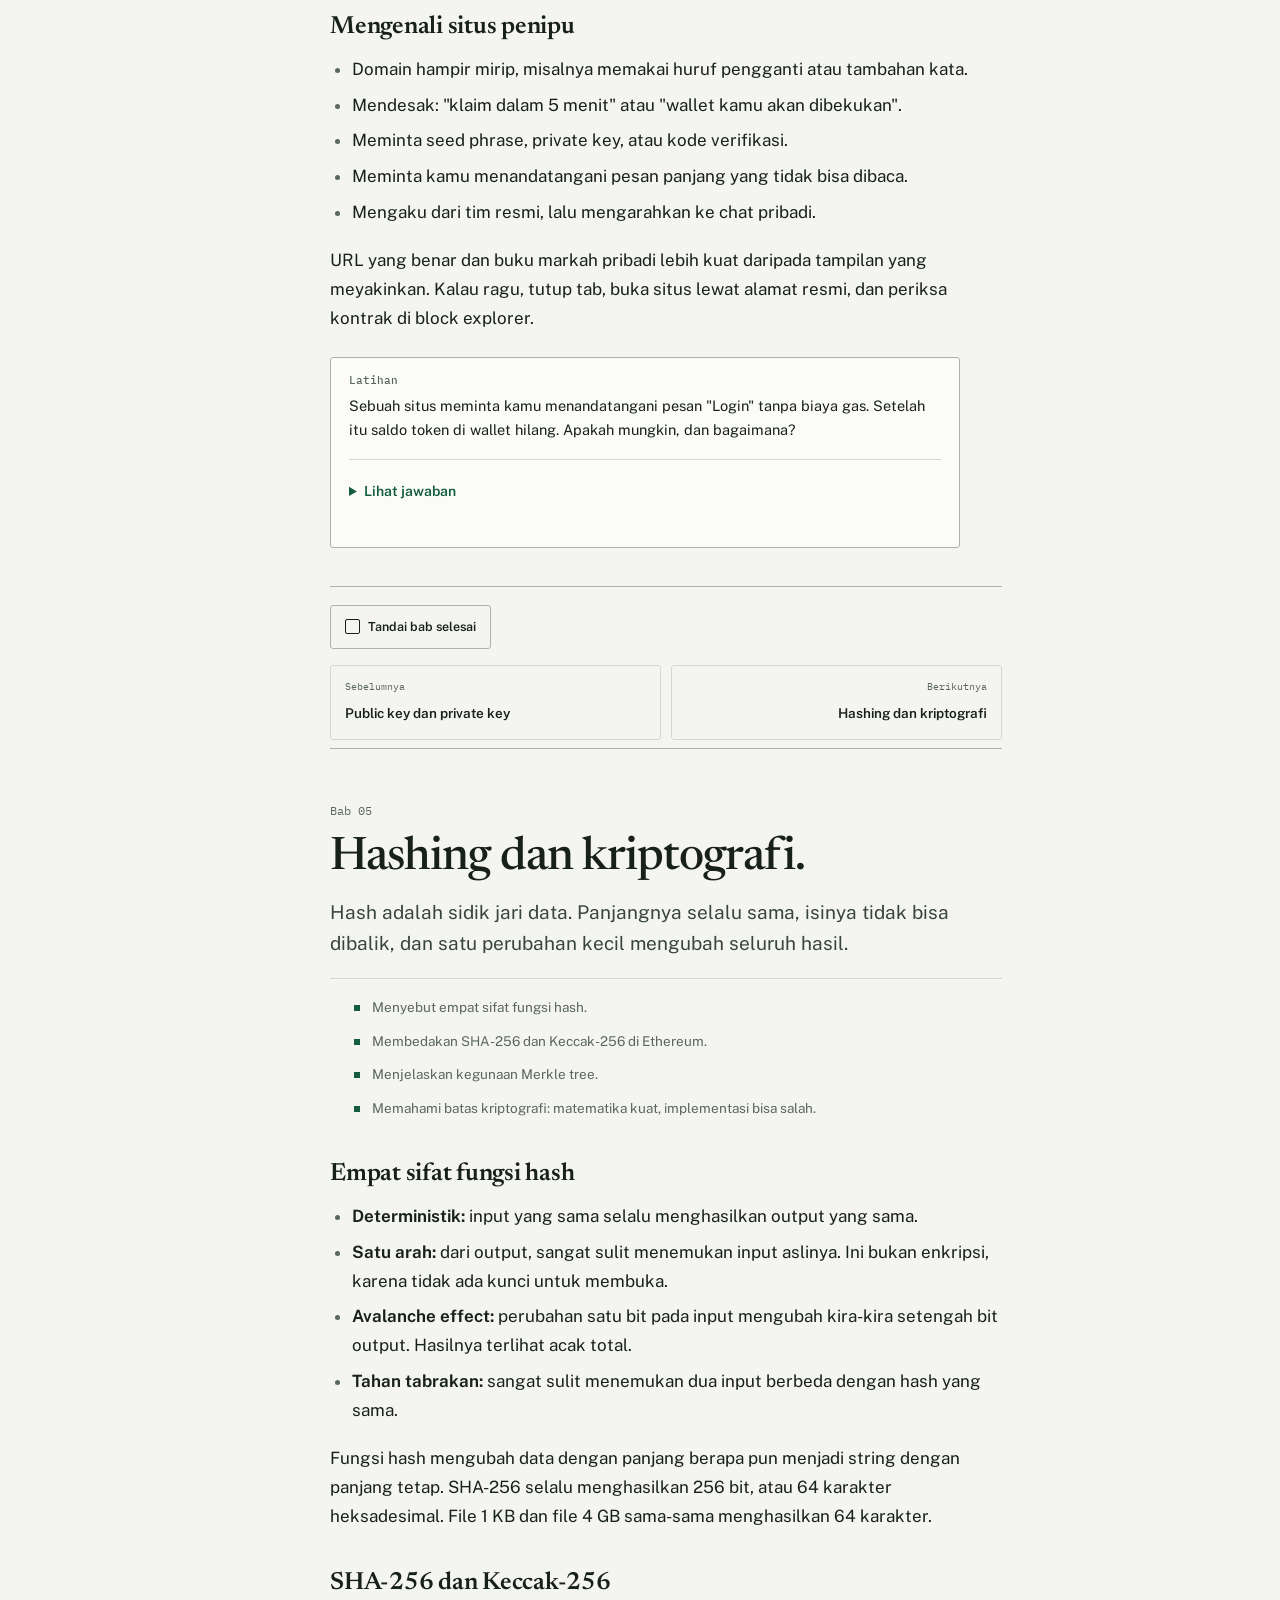
<file: docs/index.html>
<!DOCTYPE html>
<html lang="id" data-module="bukubesar" data-quiz-pass="12">
<head>
  <meta charset="UTF-8">
  <meta name="viewport" content="width=device-width, initial-scale=1">
  <title>Buku Besar: Fondasi Blockchain dan Web3</title>
  <meta name="description" content="Docs belajar blockchain dan Web3 untuk pemula: 10 konsep dasar, lab interaktif, perbandingan Web2 dan Web3, serta uji kompetensi. Bahasa Indonesia.">
  <link rel="icon" href="data:image/svg+xml,%3Csvg xmlns='http://www.w3.org/2000/svg' viewBox='0 0 64 64'%3E%3Crect width='64' height='64' fill='%23145c43'/%3E%3Ctext x='32' y='43' font-family='monospace' font-size='24' fill='%23f4f5f0' text-anchor='middle'%3EBB%3C/text%3E%3C/svg%3E">
  <script>
    (function () {
      try {
        var raw = localStorage.getItem(document.documentElement.dataset.module + ".theme");
        var saved = raw;
        try { saved = JSON.parse(raw); } catch (parseError) {}
        if (saved === "dark" || (!saved && window.matchMedia("(prefers-color-scheme: dark)").matches)) {
          document.documentElement.setAttribute("data-theme", "dark");
        }
      } catch (e) {}
    })();
  </script>
  <link rel="preconnect" href="https://fonts.googleapis.com">
  <link rel="preconnect" href="https://fonts.gstatic.com" crossorigin>
  <link href="https://fonts.googleapis.com/css2?family=IBM+Plex+Mono:wght@400;500&family=Newsreader:ital,opsz,wght@0,6..72,400;0,6..72,500;0,6..72,600;1,6..72,400&family=Public+Sans:wght@400;500;600;700&display=swap" rel="stylesheet">
  <link rel="stylesheet" href="../assets/base.css">
  <link rel="stylesheet" href="../assets/utilities.css">
</head>
<body>
  <a class="skip-link" href="#konten">Lewati ke konten</a>

  <header class="site-header">
    <div class="header-inner">
      <a class="brand" href="#mulai" aria-label="Buku Besar, kembali ke awal">
        <span class="brand-mark" aria-hidden="true">BB</span>
        <span class="brand-text">
          <strong>Buku Besar</strong>
          <span>Catatan belajar Web3</span>
        </span>
      </a>

      <div class="header-tools">
        <div class="search" role="search">
          <label class="sr-only" for="search-input">Cari materi di docs ini</label>
          <input id="search-input" type="search" placeholder="Cari materi" autocomplete="off" aria-expanded="false" aria-controls="search-results" data-hint="Coba &quot;gas&quot;, &quot;wallet&quot;, atau &quot;konsensus&quot;.">
          <div class="search-results" id="search-results" hidden></div>
        </div>

        <button class="icon-btn" id="theme-toggle" type="button" aria-label="Ganti ke mode gelap">
          <span class="dot" aria-hidden="true"></span>
          <span class="btn-label" id="theme-label">Mode gelap</span>
        </button>

        <button class="icon-btn menu-btn" id="menu-toggle" type="button" aria-label="Buka daftar bab" aria-controls="sidebar" aria-expanded="false">
          <svg width="18" height="14" viewBox="0 0 18 14" aria-hidden="true" focusable="false">
            <path d="M1 1h16M1 7h16M1 13h16" stroke="currentColor" stroke-width="1.6"></path>
          </svg>
        </button>
      </div>
    </div>
  </header>

  <div class="shell">
    <aside class="sidebar" id="sidebar" aria-label="Navigasi materi">
      <span class="sidebar-kicker">Tahap 2 / Minggu 3</span>
      <p class="sidebar-title">Fondasi Web3</p>

      <div class="progress-block">
        <div class="progress-label">
          <span>Progres belajar</span>
          <span id="progress-text">0 dari 13</span>
        </div>
        <progress class="progress-track" id="progress-track" max="13" value="0" aria-label="Progres belajar">0 dari 13</progress>
      </div>

      <nav class="chapter-nav" aria-label="Daftar bab">
        <p class="nav-group">Orientasi</p>
        <a class="nav-link" href="#mulai" data-nav="mulai">
          <span class="nav-num" aria-hidden="true">00</span>
          <span class="nav-label">Mulai di sini</span>
          <span class="nav-check" aria-hidden="true"></span>
        </a>
        <a class="nav-link" href="#peta" data-nav="peta">
          <span class="nav-num" aria-hidden="true"></span>
          <span class="nav-label">Peta kurikulum</span>
          <span class="nav-check" aria-hidden="true"></span>
        </a>
        <a class="nav-link" href="#cara-pakai" data-nav="cara-pakai">
          <span class="nav-num" aria-hidden="true"></span>
          <span class="nav-label">Cara pakai docs</span>
          <span class="nav-check" aria-hidden="true"></span>
        </a>

        <p class="nav-group">Fondasi</p>
        <a class="nav-link" href="#blockchain" data-nav="blockchain">
          <span class="nav-num" aria-hidden="true">01</span>
          <span class="nav-label">Apa itu blockchain</span>
          <span class="nav-check" aria-hidden="true"></span>
        </a>
        <a class="nav-link" href="#jaringan" data-nav="jaringan">
          <span class="nav-num" aria-hidden="true">02</span>
          <span class="nav-label">Ledger dan jaringan</span>
          <span class="nav-check" aria-hidden="true"></span>
        </a>
        <a class="nav-link" href="#kunci" data-nav="kunci">
          <span class="nav-num" aria-hidden="true">03</span>
          <span class="nav-label">Public dan private key</span>
          <span class="nav-check" aria-hidden="true"></span>
        </a>
        <a class="nav-link" href="#wallet" data-nav="wallet">
          <span class="nav-num" aria-hidden="true">04</span>
          <span class="nav-label">Wallet dan signature</span>
          <span class="nav-check" aria-hidden="true"></span>
        </a>
        <a class="nav-link" href="#hashing" data-nav="hashing">
          <span class="nav-num" aria-hidden="true">05</span>
          <span class="nav-label">Hashing dan kriptografi</span>
          <span class="nav-check" aria-hidden="true"></span>
        </a>
        <a class="nav-link" href="#transaksi" data-nav="transaksi">
          <span class="nav-num" aria-hidden="true">06</span>
          <span class="nav-label">Transaksi dan blok</span>
          <span class="nav-check" aria-hidden="true"></span>
        </a>
        <a class="nav-link" href="#gas" data-nav="gas">
          <span class="nav-num" aria-hidden="true">07</span>
          <span class="nav-label">Gas fee</span>
          <span class="nav-check" aria-hidden="true"></span>
        </a>
        <a class="nav-link" href="#konsensus" data-nav="konsensus">
          <span class="nav-num" aria-hidden="true">08</span>
          <span class="nav-label">Consensus mechanism</span>
          <span class="nav-check" aria-hidden="true"></span>
        </a>
        <a class="nav-link" href="#node-rpc" data-nav="node-rpc">
          <span class="nav-num" aria-hidden="true">09</span>
          <span class="nav-label">Node dan RPC</span>
          <span class="nav-check" aria-hidden="true"></span>
        </a>
        <a class="nav-link" href="#layer" data-nav="layer">
          <span class="nav-num" aria-hidden="true">10</span>
          <span class="nav-label">Layer 1 dan Layer 2</span>
          <span class="nav-check" aria-hidden="true"></span>
        </a>

        <p class="nav-group">Jembatan</p>
        <a class="nav-link" href="#web2-web3" data-nav="web2-web3">
          <span class="nav-num" aria-hidden="true">11</span>
          <span class="nav-label">Web2 vs Web3</span>
          <span class="nav-check" aria-hidden="true"></span>
        </a>
        <a class="nav-link" href="#studi-kasus" data-nav="studi-kasus">
          <span class="nav-num" aria-hidden="true">12</span>
          <span class="nav-label">Studi kasus wallet</span>
          <span class="nav-check" aria-hidden="true"></span>
        </a>

        <p class="nav-group">Latihan</p>
        <a class="nav-link" href="#uji" data-nav="uji">
          <span class="nav-num" aria-hidden="true">13</span>
          <span class="nav-label">Uji kompetensi</span>
          <span class="nav-check" aria-hidden="true"></span>
        </a>
        <a class="nav-link" href="#glosarium" data-nav="glosarium">
          <span class="nav-num" aria-hidden="true"></span>
          <span class="nav-label">Glosarium dan cheatsheet</span>
          <span class="nav-check" aria-hidden="true"></span>
        </a>
        <a class="nav-link" href="#sumber" data-nav="sumber">
          <span class="nav-num" aria-hidden="true"></span>
          <span class="nav-label">Sumber belajar</span>
          <span class="nav-check" aria-hidden="true"></span>
        </a>
      </nav>

      <div class="sidebar-foot">
        <p>Semua lab berjalan di browser ini. Tidak ada wallet yang terhubung dan tidak ada data lab yang dikirim.</p>
        <p>Progres disimpan di penyimpanan lokal perangkatmu.</p>
        <p><a href="../fundamentals/">Tahap sebelumnya: fondasi pemrograman</a></p>
        <p><a href="../solidity/">Lanjut ke Tahap 3: Solidity dan EVM</a></p>
        <p><a href="../tools/">Lanjut ke Tahap 4: Foundry, Remix, dan OpenZeppelin</a></p>
      </div>
    </aside>

    <div class="scrim" data-close-nav aria-hidden="true"></div>

    <main class="content" id="konten" tabindex="-1">
      <section class="hero" id="mulai" data-title="Mulai di sini">
        <div class="hero-copy">
          <p class="chapter-mark">Tahap 2 / Minggu 3 / Fondasi Web3</p>
          <h1>Blockchain bukan sulap. Ini buku besar yang dijaga bersama.</h1>
          <p class="hero-lead">Sebelum menulis smart contract, kamu perlu tahu apa yang sebenarnya terjadi saat sebuah transaksi disetujui. Docs ini menjelaskan sepuluh konsep dasar Web3 dengan bahasa sehari-hari, diagram, dan lab yang bisa langsung dicoba.</p>
          <div class="hero-actions">
            <a class="btn btn-primary" href="#blockchain">Mulai Bab 01</a>
            <a class="btn btn-quiet" href="#peta">Lihat peta kurikulum</a>
          </div>
          <p class="hero-note">13 bab, 10 lab interaktif, 15 soal uji kompetensi. Tanpa akun, tanpa wallet, tanpa data lab yang dikirim.</p>
        </div>

        <div class="hash-instrument" aria-labelledby="inst-title">
          <div class="inst-head">
            <h2 class="inst-title" id="inst-title">Coba sekarang: hash</h2>
            <span class="inst-tag">SHA-256, lokal</span>
          </div>
          <div class="hash-field">
            <label for="hero-hash-input">Teks apa pun</label>
            <input id="hero-hash-input" type="text" value="blockchain" autocomplete="off" spellcheck="false">
          </div>
          <div class="hash-output" id="hero-hash-output" aria-live="polite">
            <span class="hash-label">Hasil hash</span>
          </div>
          <div class="hash-actions">
            <button class="btn btn-quiet btn-small" id="hero-hash-mutate" type="button">Ubah satu karakter</button>
            <button class="btn btn-quiet btn-small" id="hero-hash-copy" type="button">Salin hash</button>
          </div>
          <p class="inst-note">Ubah satu huruf dan seluruh hasil berubah. Ethereum memakai Keccak-256, bukan SHA-256. Bedanya dibahas di Bab 05.</p>
        </div>
      </section>

      <section class="home-block" id="peta" data-title="Peta kurikulum">
        <h2>Sepuluh konsep, satu urutan yang masuk akal.</h2>
        <p class="block-lead">Bab disusun mengikuti cara kerja jaringan: dari blok dan akun, sampai biaya, konsensus, dan lapisan di atasnya. Kamu bisa melompat, tetapi urutan ini paling sedikit membuat kepala pusing.</p>
        <ol class="curriculum">
          <li><a href="#blockchain"><span class="curr-num">01</span><span><span class="curr-title">Apa itu blockchain</span><span class="curr-desc">Buku besar, blok, hash, dan batas kemampuannya.</span></span></a></li>
          <li><a href="#jaringan"><span class="curr-num">02</span><span><span class="curr-title">Distributed ledger dan jaringan</span><span class="curr-desc">Salinan banyak node, gossip, dan spektrum desentralisasi.</span></span></a></li>
          <li><a href="#kunci"><span class="curr-num">03</span><span><span class="curr-title">Public key dan private key</span><span class="curr-desc">Pasangan kunci, alamat, seed phrase, dan kesalahan fatal.</span></span></a></li>
          <li><a href="#wallet"><span class="curr-num">04</span><span><span class="curr-title">Wallet dan digital signature</span><span class="curr-desc">Apa yang sebenarnya kamu setujui saat menandatangani.</span></span></a></li>
          <li><a href="#hashing"><span class="curr-num">05</span><span><span class="curr-title">Hashing dan kriptografi</span><span class="curr-desc">Sidik jari data, avalanche effect, dan Merkle tree.</span></span></a></li>
          <li><a href="#transaksi"><span class="curr-num">06</span><span><span class="curr-title">Transaksi dan block</span><span class="curr-desc">Anatomi transaksi, mempool, konfirmasi, dan reorg.</span></span></a></li>
          <li><a href="#gas"><span class="curr-num">07</span><span><span class="curr-title">Gas fee</span><span class="curr-desc">Harga komputasi, EIP-1559, dan biaya transaksi gagal.</span></span></a></li>
          <li><a href="#konsensus"><span class="curr-num">08</span><span><span class="curr-title">Consensus mechanism</span><span class="curr-desc">PoW, PoS, finality, dan serangan 51 persen.</span></span></a></li>
          <li><a href="#node-rpc"><span class="curr-num">09</span><span><span class="curr-title">Node dan RPC</span><span class="curr-desc">Pintu bertanya ke jaringan, read, write, dan penandatangan.</span></span></a></li>
          <li><a href="#layer"><span class="curr-num">10</span><span><span class="curr-title">Layer 1 dan Layer 2</span><span class="curr-desc">Rollup, sidechain, biaya, dan risiko bridge.</span></span></a></li>
        </ol>
        <aside class="note">
          <span class="note-label">Cakupan minggu 3</span>
          <p>Sepuluh poin di silabusmu ada di Bab 01 sampai 10. Bab 11 merangkum perbedaan Web2 dan Web3, lalu Bab 12 menghubungkan semuanya ke proyek wallet yang sudah ada di folder ini.</p>
        </aside>
      </section>

      <section class="home-block" id="cara-pakai" data-title="Cara pakai docs">
        <h2>Cara memakai docs ini.</h2>
        <p class="block-lead">Tidak perlu menghafal. Yang penting kamu bisa menjelaskan ulang dengan kata-katamu sendiri dan tahu ke mana harus mencari saat lupa.</p>
        <ul class="usage-list">
          <li>
            <h3>Baca satu ide besar</h3>
            <p>Setiap bab punya satu gagasan utama dan beberapa istilah. Berhenti setelah bisa menjelaskan gagasan itu tanpa membuka catatan.</p>
          </li>
          <li>
            <h3>Kerjakan lab</h3>
            <p>Lab menghitung hal nyata di browser. Tidak ada wallet, tidak ada dana, dan tidak ada data yang keluar dari perangkatmu.</p>
          </li>
          <li>
            <h3>Tandai dan uji</h3>
            <p>Tekan tombol selesai di akhir bab. Setelah semua bab, kerjakan 15 soal. Progres dan skor terbaik tersimpan lokal.</p>
          </li>
        </ul>

        <h3>Setelah selesai, kamu bisa:</h3>
        <ul class="outcomes">
          <li>Membedakan public key, private key, alamat, dan wallet tanpa mencampurnya.</li>
          <li>Membaca transaksi di block explorer dan tahu bagian mana yang dibayar.</li>
          <li>Menghitung biaya gas maksimum sebelum menekan konfirmasi.</li>
          <li>Memilih kapan data masuk on-chain dan kapan tetap di database.</li>
          <li>Menjelaskan alur request dari halaman web sampai validator.</li>
          <li>Mengenali klaim Web3 yang tidak masuk akal atau terlalu mahal.</li>
          <li>Menjelaskan kenapa tanda tangan wallet bukan sekadar login biasa.</li>
          <li>Membaca dokumentasi teknis Ethereum tanpa panik.</li>
        </ul>
      </section>

      <section class="chapter" id="blockchain" data-chapter="blockchain" data-track="true" data-title="Apa itu blockchain">
        <header class="chapter-head">
          <p class="chapter-mark">Bab 01</p>
          <h2>Apa itu blockchain?</h2>
          <p class="chapter-lead">Blockchain adalah buku besar yang disimpan banyak komputer, di mana setiap halaman baru mengunci halaman sebelumnya. Kalau satu angka diubah, semua kunci setelahnya patah.</p>
          <ul class="goals">
            <li>Menjelaskan blockchain tanpa memakai kata "revolusioner".</li>
            <li>Menyebut empat bagian yang selalu ada: transaksi, blok, hash, dan konsensus.</li>
            <li>Memahami kenapa riwayat lama sulit diubah, tetapi bukan mustahil.</li>
            <li>Mengenali hal yang tidak dijamin oleh blockchain.</li>
          </ul>
        </header>

        <h3>Buku besar, bukan database biasa</h3>
        <p>Database biasa menyimpan keadaan terkini. Kalau kamu mengubah saldo di database, baris lama bisa hilang dan tidak ada yang tahu. Blockchain menyimpan riwayat perubahan yang sudah disepakati. Setiap komputer yang menyimpan salinan bisa memeriksa apakah riwayat itu masih konsisten.</p>
        <p>Setiap kumpulan transaksi dibungkus menjadi <strong>blok</strong>. Blok baru menyimpan sidik jari (<strong>hash</strong>) blok sebelumnya. Karena sidik jari itu ikut berubah kalau isi blok lama berubah, blok-blok membentuk rantai yang saling mengunci. Itulah asal nama <em>blockchain</em>.</p>

        <div class="definition">
          <strong>Definisi kerja:</strong> blockchain adalah urutan blok yang saling terhubung oleh hash, disimpan dan divalidasi oleh banyak node, lalu diperbarui mengikuti aturan konsensus yang sama.
        </div>

        <h3>Empat bagian yang selalu ada</h3>
        <ul>
          <li><strong>Transaksi:</strong> instruksi bertanda tangan, misalnya "kirim 0,5 ETH ke alamat ini" atau "panggil fungsi kontrak dengan data ini".</li>
          <li><strong>Blok:</strong> paket transaksi yang disepakati untuk ditambahkan pada urutan. Satu blok punya nomor, waktu, dan batas ukuran.</li>
          <li><strong>Hash:</strong> sidik jari data. Fungsinya mengunci isi blok dan memungkinkan komputer lain memeriksa perubahan dengan cepat.</li>
          <li><strong>Konsensus dan node:</strong> aturan dan komputer yang memutuskan blok mana yang sah. Tanpa ini, rantai hanya file lokal yang bisa disunting siapa saja.</li>
        </ul>

        <div class="diagram">
          <svg viewBox="0 0 720 210" role="img" aria-labelledby="chain-title chain-desc">
            <title id="chain-title">Tiga blok yang saling terhubung oleh hash</title>
            <desc id="chain-desc">Blok 11 punya hash 9f2c. Blok 12 menyimpan prev 9f2c dan punya hash 00a1. Blok 13 menyimpan prev 00a1 dan punya hash 3d7e.</desc>
            <rect class="svg-box" x="14" y="30" width="204" height="144" rx="2"></rect>
            <text class="svg-label" x="30" y="56">Blok 11</text>
            <text class="svg-small" x="30" y="82">3 transaksi</text>
            <text class="svg-small" x="30" y="104">hash: 9f2c...</text>
            <text class="svg-small" x="30" y="126">prev: 71be...</text>
            <text class="svg-small" x="30" y="148">waktu: 12:00</text>

            <rect class="svg-box" x="258" y="30" width="204" height="144" rx="2"></rect>
            <text class="svg-label" x="274" y="56">Blok 12</text>
            <text class="svg-small" x="274" y="82">5 transaksi</text>
            <text class="svg-small" x="274" y="104">hash: 00a1...</text>
            <text class="svg-small" x="274" y="126">prev: 9f2c...</text>
            <text class="svg-small" x="274" y="148">waktu: 12:12</text>

            <rect class="svg-box-accent svg-box" x="502" y="30" width="204" height="144" rx="2"></rect>
            <text class="svg-label" x="518" y="56">Blok 13</text>
            <text class="svg-small" x="518" y="82">2 transaksi</text>
            <text class="svg-small" x="518" y="104">hash: 3d7e...</text>
            <text class="svg-small" x="518" y="126">prev: 00a1...</text>
            <text class="svg-small" x="518" y="148">waktu: 12:24</text>

            <line class="svg-arrow" x1="220" y1="102" x2="250" y2="102"></line>
            <path class="svg-arrow-head" d="M250 102l-7 -4v8z"></path>
            <line class="svg-arrow" x1="464" y1="102" x2="494" y2="102"></line>
            <path class="svg-arrow-head" d="M494 102l-7 -4v8z"></path>
          </svg>
          <p class="diagram-caption">Blok 13 menyimpan hash Blok 12. Kalau isi Blok 12 berubah, hash-nya berubah, dan tautan dari Blok 13 tidak lagi cocok. Ilustrasi angka, bukan data jaringan nyata.</p>
        </div>

        <h3>Kenapa data lama sulit diubah</h3>
        <p>Bayangkan kamu mengubah satu transaksi di Blok 12. Hash Blok 12 langsung berubah. Blok 13 masih menyimpan hash lama, jadi Blok 13 menjadi tidak sah. Kalau kamu ingin menutup jejak, kamu harus menambang ulang Blok 12, Blok 13, dan semua blok setelahnya, lalu meyakinkan mayoritas jaringan untuk menerima versi barumu.</p>
        <p>Itu bukan pekerjaan mustahil. Serangan 51 persen, bug konsensus, dan kesepakatan sosial bisa mengubah riwayat. Tetapi biayanya besar dan jejaknya terlihat. Klaim yang benar bukan "tidak bisa diubah", melainkan "sangat mahal untuk diubah tanpa diketahui".</p>

        <h3>Apa yang blockchain tidak janjikan</h3>
        <ul>
          <li><strong>Bukan otomatis privat.</strong> Alamat bersifat pseudonim, bukan anonim. Semua transaksi bisa dibaca siapa saja.</li>
          <li><strong>Bukan otomatis gratis.</strong> Menulis state ke jaringan membutuhkan biaya komputasi yang disebut gas.</li>
          <li><strong>Bukan tempat semua data.</strong> Menyimpan foto, video, atau data pribadi on-chain mahal dan sering kali tidak pantas.</li>
          <li><strong>Bukan jaminan bebas bug.</strong> Smart contract bisa salah, dapat dieksploitasi, atau memiliki admin key.</li>
          <li><strong>Bukan jaminan data dunia nyata benar.</strong> Kalau oracle memasukkan harga yang salah, jaringan bisa sepakat pada angka yang salah.</li>
        </ul>

        <aside class="note">
          <span class="note-label">Inti bab</span>
          <p>Blockchain menjamin integritas riwayat yang sudah ditulis dan disepakati. Blockchain tidak menjamin bahwa isi dunia nyata benar, bahwa kode bebas bug, atau bahwa penggunanya terlindungi.</p>
        </aside>

        <div class="practice">
          <span class="note-label">Latihan</span>
          <p>Jelaskan dengan kata-katamu sendiri: kenapa mengubah satu transaksi di blok lama memaksa mengubah semua blok setelahnya?</p>
          <details>
            <summary>Lihat jawaban</summary>
            <p>Karena setiap blok menyimpan hash blok sebelumnya. Mengubah isi satu blok mengubah hash-nya. Blok berikutnya masih menunjuk ke hash lama, sehingga tautannya tidak valid. Untuk membuat rantai baru yang konsisten, semua blok setelah titik perubahan harus dihitung ulang dan disepakati ulang oleh jaringan.</p>
          </details>
        </div>
        <div data-chapter-end></div>
      </section>

      <section class="chapter" id="jaringan" data-chapter="jaringan" data-track="true" data-title="Distributed ledger dan jaringan">
        <header class="chapter-head">
          <p class="chapter-mark">Bab 02</p>
          <h2>Distributed ledger dan decentralized network.</h2>
          <p class="chapter-lead">Satu server bisa mati atau dimatikan. Jaringan yang menyimpan salinan yang sama di banyak tempat tidak punya satu titik gagal, tetapi harus membayar ongkos koordinasi.</p>
          <ul class="goals">
            <li>Membedakan ledger terdistribusi dan blockchain.</li>
            <li>Memahami desentralisasi sebagai spektrum, bukan tombol on/off.</li>
            <li>Mengikuti perjalanan transaksi antar node.</li>
            <li>Menyebut trade-off desentralisasi dengan jujur.</li>
          </ul>
        </header>

        <h3>Ledger terdistribusi</h3>
        <p><em>Ledger</em> adalah catatan transaksi. <em>Distributed ledger</em> berarti catatan itu disimpan dan dipelihara oleh beberapa pihak, bukan satu server pusat. Blockchain adalah salah satu jenis ledger terdistribusi: catatan disusun dalam blok, dan blok-blok itu diikat oleh hash.</p>
        <p>Setiap <strong>full node</strong> menyimpan salinan dan memeriksa aturan yang sama. Saat ada transaksi baru, node memvalidasi lalu meneruskannya ke tetangga. Proses menyebarkan informasi dari mulut ke mulut ini disebut <strong>gossip</strong>. Tidak semua node menerima pada milidetik yang sama, tetapi protokol konsensus memastikan mereka akhirnya sepakat pada urutan yang sama.</p>

        <h3>Desentralisasi bukan saklar</h3>
        <p>Desentralisasi sering diukur dari tiga sisi yang berbeda:</p>
        <ul>
          <li><strong>Arsitektural:</strong> berapa banyak komputer yang menjalankan salinan, dan siapa yang bisa menjalankannya.</li>
          <li><strong>Logis:</strong> berapa banyak tim atau organisasi independen yang mengendalikan perangkat lunak dan aturannya.</li>
          <li><strong>Politik:</strong> siapa yang boleh mengusulkan perubahan aturan, dan seberapa sulit perubahan itu dilakukan.</li>
        </ul>
        <p>Sebuah jaringan bisa punya lima node yang semuanya dijalankan satu perusahaan. Secara arsitektur ia terdistribusi, tetapi secara politik ia tetap satu kendali. Sebaliknya, jaringan dengan banyak operator independen bisa tetap memakai klien dan aturan yang sama. Jangan menilai desentralisasi hanya dari jumlah node di dashboard.</p>

        <h3>Perjalanan satu transaksi</h3>
        <ol>
          <li>Wallet membuat transaksi dan meminta tanda tanganmu.</li>
          <li>Transaksi yang sudah ditandatangani dikirim ke node lewat RPC.</li>
          <li>Node memeriksa tanda tangan, saldo, nonce, dan aturan biaya.</li>
          <li>Transaksi valid masuk ke <strong>mempool</strong>, ruang tunggu lokal node.</li>
          <li>Validator atau penambang memilih transaksi, menyusun blok, dan menyebarkannya.</li>
          <li>Node lain memeriksa blok. Kalau sah, blok ditambahkan ke salinan mereka.</li>
        </ol>
        <p>Transaksi yang sudah masuk blok belum tentu final. Ia bisa berada di blok yang kemudian ditinggalkan dalam <em>reorg</em> kecil. Semakin banyak blok menumpuk di atasnya, semakin mahal membatalkannya.</p>

        <h3>Ongkos desentralisasi</h3>
        <p>Desentralisasi tidak gratis. Koordinasi antar node lebih lambat daripada satu database. Data harus disimpan berulang kali. Peningkatan protokol harus disepakati banyak pihak. Pengalaman pengguna menjadi lebih rumit karena pengguna harus memegang kunci dan memahami biaya.</p>
        <p>Sistem terpusat bisa jauh lebih cepat dan murah, tetapi kamu harus percaya pada operatornya. Pilihan yang tepat bergantung pada siapa yang perlu memeriksa kebenaran data dan apa yang terjadi kalau operator berbohong.</p>

        <div class="lab" id="lab-jaringan">
          <div class="lab-head">
            <p class="lab-kicker">Lab 01</p>
            <h3>Matikan node satu per satu</h3>
            <p>Lima node kecil menyimpan salinan yang sama. Matikan beberapa dan lihat apakah data masih bisa diakses.</p>
          </div>
          <div class="lab-body">
            <p class="field-label" id="net-label">Status node</p>
            <ul class="pill-list" id="net-nodes" aria-labelledby="net-label">
              <li><button class="node-btn" type="button" data-node="1" aria-pressed="true"><span class="node-dot" aria-hidden="true"></span>Node 1</button></li>
              <li><button class="node-btn" type="button" data-node="2" aria-pressed="true"><span class="node-dot" aria-hidden="true"></span>Node 2</button></li>
              <li><button class="node-btn" type="button" data-node="3" aria-pressed="true"><span class="node-dot" aria-hidden="true"></span>Node 3</button></li>
              <li><button class="node-btn" type="button" data-node="4" aria-pressed="true"><span class="node-dot" aria-hidden="true"></span>Node 4</button></li>
              <li><button class="node-btn" type="button" data-node="5" aria-pressed="true"><span class="node-dot" aria-hidden="true"></span>Node 5</button></li>
            </ul>
            <div class="lab-actions">
              <button class="btn btn-primary btn-small" id="net-access" type="button">Minta salinan buku besar</button>
            </div>
            <p class="status is-good" id="net-status" role="status" aria-live="polite">5 dari 5 node online. Salinan tersedia.</p>
            <p class="readout" id="net-result" aria-live="polite"></p>
          </div>
        </div>

        <aside class="note">
          <span class="note-label">Batas lab</span>
          <p>Lab ini hanya lima node. Kalau kelimanya mati, salinan di lab hilang. Jaringan publik seperti Ethereum punya ribuan node independen. Selama masih ada satu salinan yang dapat diakses, data bisa diverifikasi. Kalau benar-benar semua salinan hilang, data juga hilang.</p>
        </aside>

        <div class="practice">
          <span class="note-label">Latihan</span>
          <p>Sebuah startup bilang produknya "100 persen desentralisasi" karena memakai teknologi blockchain. Pertanyaan apa yang perlu kamu ajukan sebelum percaya?</p>
          <details>
            <summary>Lihat jawaban</summary>
            <p>Tanyakan siapa yang menjalankan node, siapa yang bisa mengubah kontrak atau aturan, apakah ada admin key, bagaimana upgrade diputuskan, dan apakah pengguna bisa memindahkan aset tanpa izin tim. Blockchain di belakang satu perusahaan bisa tetap terpusat secara logis dan politik.</p>
          </details>
        </div>
        <div data-chapter-end></div>
      </section>

      <section class="chapter" id="kunci" data-chapter="kunci" data-track="true" data-title="Public key dan private key">
        <header class="chapter-head">
          <p class="chapter-mark">Bab 03</p>
          <h2>Public key dan private key.</h2>
          <p class="chapter-lead">Satu kunci untuk membuktikan, satu kunci untuk menjaga. Kamu tidak pernah membagikan yang kedua, dan tidak ada layanan pelanggan yang boleh memintanya.</p>
          <ul class="goals">
            <li>Menjelaskan peran private key, public key, dan address.</li>
            <li>Memahami kenapa alamat aman dibagikan, sedangkan private key tidak.</li>
            <li>Membedakan seed phrase, private key, dan akun wallet.</li>
            <li>Mengenali pola penyimpanan kunci yang berbahaya.</li>
          </ul>
        </header>

        <h3>Dua kunci, satu pasangan</h3>
        <p>Kriptografi kunci publik memakai sepasang kunci yang dibuat bersamaan. <strong>Private key</strong> adalah angka rahasia yang sangat besar. Dari angka itu diturunkan <strong>public key</strong>, lalu dari public key diturunkan <strong>address</strong>.</p>
        <p>Private key dipakai untuk menandatangani pesan. Public key dipakai untuk memverifikasi bahwa tanda tangan itu dibuat oleh pemilik private key yang sesuai. Kamu bisa membagikan public key dan address ke siapa saja. Kamu tidak boleh membagikan private key, bahkan kepada "admin" atau "support" yang mengaku dari wallet resmi.</p>

        <div class="note">
          <span class="note-label">Analogi yang berguna</span>
          <p>Private key seperti cetakan kunci fisik. Public key seperti gembok yang bisa kamu bagikan. Orang lain bisa memasang pesan di dalam kotak dan mengunci dengan gembokmu, tetapi hanya kamu yang bisa membukanya. Untuk tanda tangan digital, arahnya sedikit berbeda: kamu yang menghasilkan bukti, orang lain yang memeriksa dengan public key.</p>
        </div>

        <h3>Alamat bukan kunci</h3>
        <p>Address Ethereum adalah 20 byte terakhir dari hash Keccak-256 public key, ditulis dengan awalan <code>0x</code>. Panjangnya 42 karakter. Alamat adalah identitas publik yang aman dibagikan untuk menerima aset atau berinteraksi dengan kontrak.</p>
        <p>Di Ethereum, public key biasanya tidak muncul di transaksi sehari-hari. Wallet menyimpan public key, lalu menurunkan address. Saat kamu menandatangani transaksi, signature memungkinkan node memulihkan public key dan memeriksa address yang sesuai. Itulah sebabnya address saja cukup untuk memverifikasi.</p>
        <p>Huruf besar-kecil pada alamat Ethereum punya fungsi checksum. Kalau satu huruf diubah, checksum tidak cocok dan wallet yang baik akan menolak alamat itu. Selalu salin alamat utuh, jangan mengetik ulang dari layar.</p>

        <h3>Kenapa 256 bit cukup</h3>
        <p>Private key Ethereum adalah angka 256 bit. Ruang kemungkinannya sekitar 2 pangkat 256. Menebak secara acak tidak praktis dengan teknologi saat ini. Yang biasanya bocor bukan angkanya, melainkan cara penyimpanannya: screenshot, catatan cloud, clipboard, atau situs palsu yang meminta kamu menempelkan seed phrase.</p>
        <p>Karena itu, kualitas keacakan juga penting. Jangan membuat private key dari kata sandi, tanggal lahir, atau potongan lagu. Pakai wallet yang menggunakan generator acak yang benar.</p>

        <div class="lab" id="lab-kunci">
          <div class="lab-head">
            <p class="lab-kicker">Lab 02</p>
            <h3>Buat pasangan kunci demo</h3>
            <p>Kunci dibuat di browser ini memakai Web Crypto API. Tidak ada yang dikirim ke server. Ini demo konsep, bukan wallet untuk menyimpan dana.</p>
          </div>
          <div class="lab-body">
            <div class="lab-actions">
              <button class="btn btn-primary btn-small" id="key-generate" type="button">Buat pasangan kunci</button>
              <button class="btn btn-quiet btn-small" id="key-clear" type="button">Hapus dari memori</button>
            </div>
            <p class="status" id="key-status" role="status" aria-live="polite">Belum ada kunci. Tekan tombol untuk memulai.</p>
            <div id="key-output" hidden>
              <p class="field-label">Public key dan fingerprint</p>
              <p class="readout" id="key-public"></p>
              <p class="readout" id="key-fingerprint"></p>
              <div class="lab-actions">
                <button class="btn btn-quiet btn-small" id="key-private-toggle" type="button" aria-expanded="false" aria-controls="key-private">Tampilkan private key demo</button>
              </div>
              <p class="readout" id="key-private" hidden></p>
            </div>
            <p class="inst-note">Demo ini memakai ECDSA P-256. Ethereum memakai secp256k1 dan Keccak-256. Konsepnya sama, tetapi kunci demo ini jangan dipakai untuk dompet sungguhan.</p>
          </div>
        </div>

        <h3>Seed phrase, private key, dan wallet</h3>
        <ul>
          <li><strong>Seed phrase</strong> (12 atau 24 kata) adalah master secret yang bisa menurunkan banyak private key. Siapa pun yang punya frasa ini bisa memulihkan seluruh wallet, termasuk akun yang belum kamu pakai.</li>
          <li><strong>Private key</strong> mengendalikan satu akun. Kalau bocor, aset di akun itu bisa dipindahkan.</li>
          <li><strong>Wallet aplikasi</strong> menyimpan kunci terenkripsi di perangkat atau meminta hardware wallet menandatangani. Wallet bukan tempat menyimpan koin; koin ada di state blockchain.</li>
          <li><strong>Wallet custodial</strong> di exchange memegang kunci untukmu. Kamu punya klaim pada exchange, bukan kendali langsung atas alamat.</li>
        </ul>

        <aside class="warn">
          <span class="note-label">Penting</span>
          <p>Siapa pun yang punya seed phrase atau private key bisa memindahkan aset. Tidak ada tombol undo dan tidak ada pusat yang bisa membatalkan transaksi. Tim resmi wallet tidak pernah meminta seed phrase, private key, atau kode verifikasi lewat chat.</p>
        </aside>

        <h3>Kesalahan yang sering terjadi</h3>
        <ul>
          <li>Menyimpan seed phrase di screenshot, Notes, Google Drive, atau chat pribadi.</li>
          <li>Mengetik private key ke situs yang mengaku sebagai "wallet recovery".</li>
          <li>Mengira "connect wallet" memberi situs akses penuh ke dana. Connect hanya membagikan alamat; transaksi tetap butuh tanda tangan.</li>
          <li>Memakai kunci yang sama untuk semua hal, lalu menempelkannya ke skrip atau file proyek.</li>
          <li>Membeli "wallet baru" dari tautan iklan, lalu memasukkan seed phrase ke aplikasi palsu.</li>
        </ul>

        <div class="practice">
          <span class="note-label">Latihan</span>
          <p>Seorang teman mengirim screenshot seed phrase kepadamu dan bertanya apakah aman menyimpannya di folder cloud pribadi. Apa jawabanmu?</p>
          <details>
            <summary>Lihat jawaban</summary>
            <p>Tidak aman. Folder cloud bisa diakses dari perangkat atau akun yang dibajak, ikut tersinkron ke perangkat lain, atau terekspos lewat insiden penyedia layanan. Seed phrase sebaiknya ditulis di media fisik, disimpan terpisah dari perangkat, dan tidak difoto. Kalau screenshot sudah tersebar, buat wallet baru dan pindahkan aset, karena seed itu harus dianggap bocor.</p>
          </details>
        </div>
        <div data-chapter-end></div>
      </section>

      <section class="chapter" id="wallet" data-chapter="wallet" data-track="true" data-title="Wallet dan digital signature">
        <header class="chapter-head">
          <p class="chapter-mark">Bab 04</p>
          <h2>Wallet dan digital signature.</h2>
          <p class="chapter-lead">Wallet tidak menyimpan uang. Wallet memegang kunci dan meminta izinmu untuk menandatangani. Saldo ada di blockchain, bukan di dalam aplikasi.</p>
          <ul class="goals">
            <li>Menjelaskan apa yang terjadi saat wallet "connect".</li>
            <li>Membedakan tanda tangan pesan dan tanda tangan transaksi.</li>
            <li>Membaca izin wallet: connect, signature, approval, transaction.</li>
            <li>Mengenali pola phishing yang menyamar sebagai login.</li>
          </ul>
        </header>

        <h3>Wallet sebagai penandatangan</h3>
        <p>Wallet adalah pengelola kunci plus antarmuka untuk menandatangani. Saat situs meminta "connect wallet", wallet biasanya hanya membagikan alamatmu. Situs bisa membaca saldo dan riwayat publik, tetapi tidak bisa memindahkan dana tanpa tanda tanganmu.</p>
        <p>Yang berbahaya bukan tombol connect, melainkan tanda tangan yang kamu setujui setelahnya. Tanda tangan bisa berarti login, bisa berarti mengizinkan kontrak mengambil token, dan bisa berarti mengirim transaksi. Wallet yang baik menampilkan bedanya. Kamu tetap harus membaca.</p>

        <h3>Tanda tangan: dari pesan ke bukti</h3>
        <ol>
          <li>Wallet menyusun pesan yang akan ditandatangani. Untuk login, pesan biasanya berisi domain, alamat, nonce, dan waktu kedaluwarsa.</li>
          <li>Pesan di-hash mengikuti standar tertentu, misalnya EIP-191 untuk pesan sederhana atau EIP-712 untuk data terstruktur.</li>
          <li>Wallet menandatangani hash itu dengan private key. Private key tidak pernah keluar dari wallet.</li>
          <li>Situs atau kontrak memverifikasi tanda tangan dengan public key dan memulihkan address penandatangan.</li>
          <li>Kalau address cocok dan nonce valid, server menerima login. Kalau pesan berubah satu karakter, verifikasi gagal.</li>
        </ol>
        <p>Tanda tangan membuktikan bahwa pemegang kunci menyetujui isi pesan tertentu. Tanda tangan tidak mengenkripsi pesan dan tidak menyembunyikan isinya. Jangan menandatangani teks yang tidak kamu mengerti, terutama data terstruktur yang panjang.</p>

        <div class="lab" id="lab-tanda-tangan">
          <div class="lab-head">
            <p class="lab-kicker">Lab 03</p>
            <h3>Tandatangani dan verifikasi pesan</h3>
            <p>Lab ini memakai kunci demo dari Lab 02. Kalau belum punya kunci, buat dulu di <a href="#lab-kunci">Lab 02</a>. Setelah menandatangani, ubah pesan lalu coba verifikasi lagi.</p>
          </div>
          <div class="lab-body">
            <div class="field">
              <label for="sig-message">Pesan yang ditandatangani</label>
              <textarea id="sig-message" spellcheck="false">Saya mengizinkan aplikasi demo ini membaca alamat wallet saya. Nonce: 7f3a. Berlaku sampai: 12 November 2026.</textarea>
              <span class="hint">Di aplikasi nyata, pesan login harus memuat domain, nonce, dan waktu kedaluwarsa agar tidak bisa dipakai ulang.</span>
            </div>
            <div class="lab-actions">
              <button class="btn btn-primary btn-small" id="sig-sign" type="button">Tandatangani pesan</button>
              <button class="btn btn-quiet btn-small" id="sig-verify" type="button">Verifikasi</button>
              <button class="btn btn-quiet btn-small" id="sig-tamper" type="button">Ubah pesan</button>
            </div>
            <p class="status" id="sig-status" role="status" aria-live="polite">Belum ada tanda tangan.</p>
            <p class="readout" id="sig-output"></p>
            <p class="readout" id="sig-verify-output" aria-live="polite"></p>
            <p class="inst-note">Signature di lab ini memakai ECDSA P-256 dan ditampilkan dalam base64. Signature Ethereum memakai secp256k1 dan format yang berbeda, tetapi prinsip verifikasinya sama.</p>
          </div>
        </div>

        <h3>Tanda tangan pesan dan tanda tangan transaksi</h3>
        <div class="table-wrap">
          <table>
            <caption>Perbedaan praktis yang perlu kamu kenali di layar wallet.</caption>
            <thead>
              <tr><th scope="col">Aspek</th><th scope="col">Tanda tangan pesan</th><th scope="col">Tanda tangan transaksi</th></tr>
            </thead>
            <tbody>
              <tr><td>Contoh</td><td>Login, setuju syarat, daftar allowlist</td><td>Kirim ETH, swap, mint NFT, approve token</td></tr>
              <tr><td>Biaya gas</td><td>Tidak ada, karena tidak ditulis ke blockchain</td><td>Ada, karena transaksi disiarkan ke jaringan</td></tr>
              <tr><td>Efek state</td><td>Tidak mengubah state blockchain</td><td>Mengubah state kalau berhasil</td></tr>
              <tr><td>Risiko</td><td>Pesan bisa dipakai ulang kalau nonce dan domain tidak dijaga</td><td>Dana atau izin token bisa berubah permanen</td></tr>
            </tbody>
          </table>
        </div>

        <h3>Izin yang sering disalahpahami</h3>
        <ul>
          <li><strong>Connect:</strong> berbagi alamat. Tidak memberi izin memindahkan dana.</li>
          <li><strong>Login signature:</strong> membuktikan kamu memegang kunci. Tidak mengubah state. Tetap periksa domain dan isi pesan.</li>
          <li><strong>Token approval:</strong> mengizinkan kontrak mengambil token sampai batas tertentu. Banyak situs meminta jumlah tidak terbatas. Batasi jumlah dan cabut izin lama.</li>
          <li><strong>Permit:</strong> izin berbasis tanda tangan yang bisa dieksekusi orang lain. Mirip approval, tetapi tidak selalu memunculkan transaksi terpisah.</li>
          <li><strong>Transaction:</strong> aksi yang ditulis ke chain dan membayar gas. Bisa berupa transfer, swap, atau panggilan kontrak.</li>
        </ul>

        <aside class="warn">
          <span class="note-label">Penting</span>
          <p>Drainer sering menyamar sebagai "login" atau "verifikasi wallet". Di layar wallet, periksa domain, jenis pesan, kontrak yang dituju, dan izin yang diminta. Kalau kamu tidak memahami isinya, jangan tanda tangani. Batalkan dengan aman.</p>
        </aside>

        <h3>Mengenali situs penipu</h3>
        <ul>
          <li>Domain hampir mirip, misalnya memakai huruf pengganti atau tambahan kata.</li>
          <li>Mendesak: "klaim dalam 5 menit" atau "wallet kamu akan dibekukan".</li>
          <li>Meminta seed phrase, private key, atau kode verifikasi.</li>
          <li>Meminta kamu menandatangani pesan panjang yang tidak bisa dibaca.</li>
          <li>Mengaku dari tim resmi, lalu mengarahkan ke chat pribadi.</li>
        </ul>
        <p>URL yang benar dan buku markah pribadi lebih kuat daripada tampilan yang meyakinkan. Kalau ragu, tutup tab, buka situs lewat alamat resmi, dan periksa kontrak di block explorer.</p>

        <div class="practice">
          <span class="note-label">Latihan</span>
          <p>Sebuah situs meminta kamu menandatangani pesan "Login" tanpa biaya gas. Setelah itu saldo token di wallet hilang. Apakah mungkin, dan bagaimana?</p>
          <details>
            <summary>Lihat jawaban</summary>
            <p>Mungkin. Tanda tangan login murni tidak bisa memindahkan dana, tetapi drainer bisa menyamarkan izin berbahaya sebagai pesan login. Contohnya tanda tangan permit atau approval yang memberi kontrak hak menarik token. Wallet yang menampilkan detail seharusnya memperlihatkan jenis izin dan kontraknya. Karena itu, jangan menandatangani pesan yang tidak kamu pahami, sekalipun labelnya "login" dan tidak ada gas.</p>
          </details>
        </div>
        <div data-chapter-end></div>
      </section>

      <section class="chapter" id="hashing" data-chapter="hashing" data-track="true" data-title="Hashing dan kriptografi">
        <header class="chapter-head">
          <p class="chapter-mark">Bab 05</p>
          <h2>Hashing dan kriptografi.</h2>
          <p class="chapter-lead">Hash adalah sidik jari data. Panjangnya selalu sama, isinya tidak bisa dibalik, dan satu perubahan kecil mengubah seluruh hasil.</p>
          <ul class="goals">
            <li>Menyebut empat sifat fungsi hash.</li>
            <li>Membedakan SHA-256 dan Keccak-256 di Ethereum.</li>
            <li>Menjelaskan kegunaan Merkle tree.</li>
            <li>Memahami batas kriptografi: matematika kuat, implementasi bisa salah.</li>
          </ul>
        </header>

        <h3>Empat sifat fungsi hash</h3>
        <ul>
          <li><strong>Deterministik:</strong> input yang sama selalu menghasilkan output yang sama.</li>
          <li><strong>Satu arah:</strong> dari output, sangat sulit menemukan input aslinya. Ini bukan enkripsi, karena tidak ada kunci untuk membuka.</li>
          <li><strong>Avalanche effect:</strong> perubahan satu bit pada input mengubah kira-kira setengah bit output. Hasilnya terlihat acak total.</li>
          <li><strong>Tahan tabrakan:</strong> sangat sulit menemukan dua input berbeda dengan hash yang sama.</li>
        </ul>
        <p>Fungsi hash mengubah data dengan panjang berapa pun menjadi string dengan panjang tetap. SHA-256 selalu menghasilkan 256 bit, atau 64 karakter heksadesimal. File 1 KB dan file 4 GB sama-sama menghasilkan 64 karakter.</p>

        <h3>SHA-256 dan Keccak-256</h3>
        <p>Bitcoin memakai SHA-256. Ethereum memakai <strong>Keccak-256</strong> untuk hash transaksi, alamat, slot penyimpanan, dan banyak turunan lainnya. Keccak-256 adalah fungsi yang menjadi dasar SHA-3, tetapi Ethereum memakai parameter asli Keccak, bukan versi yang distandarkan NIST. Hasil keduanya berbeda.</p>
        <p>Lab di halaman ini memakai SHA-256 karena Web Crypto API menyediakannya di browser. Itu cukup untuk menunjukkan sifat hash. Jangan memakai hasil lab ini sebagai hash Ethereum atau alamat wallet.</p>

        <div class="lab" id="lab-hash">
          <div class="lab-head">
            <p class="lab-kicker">Lab 04</p>
            <h3>Lihat avalanche effect</h3>
            <p>Ketik teks, lihat hash-nya, lalu ubah satu karakter. Perhatikan berapa banyak karakter heksadesimal yang berubah.</p>
          </div>
          <div class="lab-body">
            <div class="field">
              <label for="hash-input">Masukan</label>
              <input id="hash-input" type="text" value="Blockchain adalah buku besar bersama" autocomplete="off" spellcheck="false">
            </div>
            <div class="lab-actions">
              <button class="btn btn-primary btn-small" id="hash-mutate" type="button">Ubah satu karakter</button>
              <button class="btn btn-quiet btn-small" id="hash-reset" type="button">Kembalikan contoh</button>
            </div>
            <p class="readout" id="hash-output" aria-live="polite"></p>
            <div id="hash-compare" hidden>
              <p class="field-label">Perbandingan hash</p>
              <p class="readout" id="hash-before"></p>
              <p class="readout" id="hash-after"></p>
              <p class="status" id="hash-diff" role="status" aria-live="polite"></p>
            </div>
            <p class="inst-note">Hasil dihitung dengan SHA-256 di browser ini. 64 karakter heksadesimal sama dengan 256 bit.</p>
          </div>
        </div>

        <h3>Merkle tree: ringkasan ribuan transaksi</h3>
        <p>Blok bisa berisi ratusan transaksi. Menyimpan semua hash transaksi di header blok akan membuat header besar. Solusinya adalah <strong>Merkle tree</strong>: hash transaksi dipasangkan, lalu hasil pasangannya di-hash lagi, berulang sampai tersisa satu <strong>Merkle root</strong>.</p>
        <p>Root itu masuk ke header blok. Kalau satu transaksi berubah, root berubah. Untuk membuktikan bahwa satu transaksi ada di blok, kamu tidak perlu mengunduh seluruh blok. Kamu hanya perlu beberapa hash di sepanjang jalur dari daun ke root. Bukti inilah yang disebut Merkle proof.</p>

        <div class="diagram">
          <svg viewBox="0 0 720 270" role="img" aria-labelledby="merkle-title merkle-desc">
            <title id="merkle-title">Struktur Merkle tree dengan empat transaksi</title>
            <desc id="merkle-desc">Empat hash transaksi dipasangkan menjadi dua hash induk, lalu kedua hash induk menghasilkan Merkle root.</desc>
            <rect class="svg-box-accent svg-box" x="280" y="18" width="160" height="44" rx="2"></rect>
            <text class="svg-label" x="360" y="45" text-anchor="middle">Merkle root</text>

            <rect class="svg-box" x="140" y="110" width="160" height="40" rx="2"></rect>
            <text class="svg-small" x="220" y="134" text-anchor="middle">hash(H1 + H2)</text>
            <rect class="svg-box" x="420" y="110" width="160" height="40" rx="2"></rect>
            <text class="svg-small" x="500" y="134" text-anchor="middle">hash(H3 + H4)</text>

            <line class="svg-line" x1="330" y1="62" x2="240" y2="106"></line>
            <line class="svg-line" x1="390" y1="62" x2="480" y2="106"></line>
            <line class="svg-line" x1="220" y1="150" x2="140" y2="196"></line>
            <line class="svg-line" x1="220" y1="150" x2="300" y2="196"></line>
            <line class="svg-line" x1="500" y1="150" x2="420" y2="196"></line>
            <line class="svg-line" x1="500" y1="150" x2="580" y2="196"></line>

            <rect class="svg-box" x="80" y="200" width="120" height="38" rx="2"></rect>
            <text class="svg-small" x="140" y="223" text-anchor="middle">H1: tx 1</text>
            <rect class="svg-box" x="240" y="200" width="120" height="38" rx="2"></rect>
            <text class="svg-small" x="300" y="223" text-anchor="middle">H2: tx 2</text>
            <rect class="svg-box" x="360" y="200" width="120" height="38" rx="2"></rect>
            <text class="svg-small" x="420" y="223" text-anchor="middle">H3: tx 3</text>
            <rect class="svg-box" x="520" y="200" width="120" height="38" rx="2"></rect>
            <text class="svg-small" x="580" y="223" text-anchor="middle">H4: tx 4</text>
          </svg>
          <p class="diagram-caption">Empat transaksi diringkas menjadi satu root. Untuk membuktikan H2 ada di blok, cukup kirim H2, H1, dan hash(H3 + H4). Kamu tidak perlu seluruh isi blok.</p>
        </div>

        <h3>Kriptografi bukan tameng ajaib</h3>
        <p>Kriptografi yang kuat tidak menutup semua kesalahan. Private key bisa bocor lewat phishing. Smart contract bisa punya bug logika. Data on-chain bisa dibaca siapa saja, dan hash tidak membuat data rahasia kalau input-nya bisa ditebak. Oracle bisa dimanipulasi.</p>
        <p>Hashing password dengan SHA-256 juga bukan praktik yang benar. Password perlu fungsi lambat dengan salt, seperti Argon2, bcrypt, atau scrypt. Fungsi hash cepat justru memudahkan penyerang mencoba banyak tebakan.</p>

        <aside class="note">
          <span class="note-label">Inti bab</span>
          <p>Hash membuktikan integritas, bukan kebenaran, kerahasiaan, atau keamanan aplikasi. Kriptografi hanya sekuat implementasi dan kebiasaan penggunanya.</p>
        </aside>

        <div class="practice">
          <span class="note-label">Latihan</span>
          <p>Kenapa menyimpan hash sebuah dokumen di blockchain bisa membuktikan dokumen itu tidak berubah, meskipun dokumen aslinya tidak disimpan on-chain?</p>
          <details>
            <summary>Lihat jawaban</summary>
            <p>Karena hash bersifat deterministik dan tahan tabrakan. Kalau dokumen asli di-hash ulang dan hasilnya sama dengan hash yang tercatat on-chain, dokumen itu hampir pasti sama. Kalau satu karakter berubah, hash berubah total. Dokumen asli tetap bisa disimpan di tempat murah, sementara bukti integritasnya ada di blockchain.</p>
          </details>
        </div>
        <div data-chapter-end></div>
      </section>

      <section class="chapter" id="transaksi" data-chapter="transaksi" data-track="true" data-title="Transaksi dan blok">
        <header class="chapter-head">
          <p class="chapter-mark">Bab 06</p>
          <h2>Transaction dan block.</h2>
          <p class="chapter-lead">Transaksi adalah instruksi bertanda tangan. Blok adalah halaman tempat instruksi itu dicatat. Di antara keduanya ada antrean, validasi, dan biaya.</p>
          <ul class="goals">
            <li>Membaca field penting pada transaksi Ethereum.</li>
            <li>Mengikuti perjalanan transaksi dari wallet sampai blok.</li>
            <li>Memahami nonce, konfirmasi, dan reorg.</li>
            <li>Melihat sendiri bagaimana perubahan data mematahkan rantai.</li>
          </ul>
        </header>

        <h3>Anatomi transaksi Ethereum</h3>
        <div class="table-wrap">
          <table>
            <caption>Field yang sering kamu lihat di wallet atau block explorer. Nama field bisa berbeda tergantung jenis transaksi.</caption>
            <thead>
              <tr><th scope="col">Field</th><th scope="col">Artinya</th></tr>
            </thead>
            <tbody>
              <tr><td><code>from</code></td><td>Alamat pengirim. Transaksi harus ditandatangani kunci privat alamat ini.</td></tr>
              <tr><td><code>to</code></td><td>Alamat tujuan. Bisa wallet biasa atau kontrak. Kosong saat membuat kontrak baru.</td></tr>
              <tr><td><code>value</code></td><td>Jumlah ETH yang dikirim, dalam wei. Bisa nol untuk panggilan kontrak.</td></tr>
              <tr><td><code>data</code></td><td>Data tambahan. Untuk kontrak, ini berisi selector fungsi dan argumen yang di-encode.</td></tr>
              <tr><td><code>nonce</code></td><td>Jumlah transaksi yang sudah dikirim akun ini. Mencegah replay dan mengatur urutan.</td></tr>
              <tr><td><code>gasLimit</code></td><td>Batas maksimum gas yang boleh dipakai. Sisa gas dikembalikan.</td></tr>
              <tr><td><code>maxFeePerGas</code></td><td>Batas harga gas per unit untuk transaksi EIP-1559.</td></tr>
              <tr><td><code>maxPriorityFeePerGas</code></td><td>Tip untuk validator agar transaksi diprioritaskan.</td></tr>
              <tr><td><code>chainId</code></td><td>Identitas jaringan. Mencegah transaksi yang ditandatangani untuk satu chain dipakai di chain lain.</td></tr>
              <tr><td><code>v, r, s</code></td><td>Bagian dari signature. Membuktikan transaksi dibuat oleh pemilik kunci.</td></tr>
            </tbody>
          </table>
        </div>

        <h3>Dari tombol sampai blok</h3>
        <ol>
          <li><strong>Susun:</strong> wallet atau library menyusun transaksi, mengambil nonce, dan memperkirakan gas.</li>
          <li><strong>Tandatangani:</strong> wallet meminta persetujuanmu, lalu menandatangani dengan private key.</li>
          <li><strong>Kirim:</strong> transaksi mentah dikirim ke node lewat RPC, biasanya dengan <code>eth_sendRawTransaction</code>.</li>
          <li><strong>Antre:</strong> node memvalidasi dan menaruh transaksi di mempool. Harga gas terlalu rendah bisa membuatnya menunggu lama.</li>
          <li><strong>Masuk blok:</strong> validator memilih transaksi, mengeksekusinya, dan menyebarkan blok baru.</li>
          <li><strong>Konfirmasi:</strong> blok berikutnya menumpuk di atasnya. Setelah cukup banyak blok, biaya untuk membatalkan semakin besar.</li>
        </ol>
        <p>Hash transaksi muncul segera setelah transaksi disiarkan, tetapi itu belum berarti transaksi berhasil. Hash hanya identitas. Status sebenarnya ada di <em>receipt</em>: berhasil atau gagal, berapa gas terpakai, dan log apa yang dihasilkan.</p>

        <h3>Blok berisi apa</h3>
        <ul>
          <li><strong>Header:</strong> nomor blok, timestamp, hash blok sebelumnya, state root, transaction root, receipt root, base fee, dan field konsensus.</li>
          <li><strong>Daftar transaksi:</strong> transaksi yang dieksekusi dalam urutan tertentu.</li>
          <li><strong>State root:</strong> komitmen terhadap seluruh state setelah blok dieksekusi. Node menyimpan state secara terpisah; root adalah ringkasannya.</li>
          <li><strong>Receipt:</strong> hasil eksekusi tiap transaksi, termasuk status dan log. Receipt tidak disimpan di dalam daftar transaksi, tetapi root-nya tercatat di header.</li>
        </ul>

        <h3>Nonce dan transaksi yang macet</h3>
        <p>Nonce adalah penghitung per akun. Transaksi dengan nonce 5 tidak akan diproses sebelum nonce 4 selesai. Kalau transaksi nonce 4 macet karena gas terlalu rendah, transaksi berikutnya ikut menunggu. Solusinya bukan mengirim transaksi baru dengan nonce 6, tetapi mengganti transaksi nonce 4 dengan biaya lebih tinggi atau menunggu.</p>

        <h3>Finality dan reorg</h3>
        <p>Blok terbaru bisa saja ditinggalkan kalau ada rantai lain yang lebih berat atau lebih didukung. Peristiwa ini disebut <em>reorg</em>. Di Ethereum proof of stake, finality dicapai lewat checkpoint setelah dua epoch dalam kondisi normal. Sebelum final, aplikasi biasanya menunggu beberapa konfirmasi sebelum menganggap pembayaran selesai.</p>
        <p>Jangan menukar barang digital hanya berdasarkan hash transaksi. Tunggu receipt berstatus berhasil dan, untuk nilai besar, tunggu finality.</p>

        <div class="lab" id="lab-rantai">
          <div class="lab-head">
            <p class="lab-kicker">Lab 05</p>
            <h3>Rusak rantai, lalu tambang ulang</h3>
            <p>Ubah isi blok dan lihat tautan hash patah. Tambang ulang untuk memperbaiki rantai. Ini memakai hash sungguhan di browser dengan kesulitan kecil.</p>
          </div>
          <div class="lab-body">
            <div class="field-row">
              <div class="field">
                <label for="chain-difficulty">Kesulitan penambangan</label>
                <select id="chain-difficulty">
                  <option value="2">2 nol di depan (cepat)</option>
                  <option value="3">3 nol di depan (lebih lambat)</option>
                </select>
                <span class="hint">Jaringan nyata memakai target yang jauh lebih sulit. Angka ini hanya untuk demonstrasi.</span>
              </div>
              <div class="field">
                <span class="field-label">Fungsi hash</span>
                <p class="inst-note" style="margin: 0;">SHA-256, dihitung langsung di browser. Bukan Keccak-256.</p>
              </div>
            </div>
            <div class="chain" id="chain-blocks"></div>
            <div class="lab-actions">
              <button class="btn btn-primary btn-small" id="chain-mine-all" type="button">Tambang semua blok</button>
              <button class="btn btn-quiet btn-small" id="chain-reset" type="button">Reset contoh</button>
            </div>
            <p class="status" id="chain-status" role="status" aria-live="polite">Rantai valid. Coba ubah data di salah satu blok.</p>
            <p class="readout" id="chain-result" aria-live="polite"></p>
          </div>
        </div>

        <aside class="note">
          <span class="note-label">Yang perlu diperhatikan</span>
          <p>Menambang ulang blok pertama tidak cukup. Blok berikutnya masih menyimpan prev hash lama. Kamu harus menambang ulang seluruh rantai setelah titik perubahan, persis seperti yang harus dilakukan penyerang di jaringan nyata, tetapi dengan biaya yang jauh lebih besar.</p>
        </aside>

        <div class="practice">
          <span class="note-label">Latihan</span>
          <p>Kamu mengubah data di Blok 1 tanpa menambang ulang. Apa yang terjadi pada Blok 2 dan mengapa?</p>
          <details>
            <summary>Lihat jawaban</summary>
            <p>Hash Blok 1 berubah, sehingga field prevHash di Blok 2 tidak lagi cocok. Validasi menandai Blok 2 tidak sah, begitu juga blok setelahnya. Untuk memperbaiki, semua blok setelah perubahan harus ditambang ulang agar prevHash dan hash-nya kembali konsisten.</p>
          </details>
        </div>
        <div data-chapter-end></div>
      </section>

      <section class="chapter" id="gas" data-chapter="gas" data-track="true" data-title="Gas fee">
        <header class="chapter-head">
          <p class="chapter-mark">Bab 07</p>
          <h2>Gas fee.</h2>
          <p class="chapter-lead">Gas adalah harga komputasi. Kamu membayar usaha jaringan untuk mengeksekusi instruksimu, bukan nilai ETH yang kamu kirim.</p>
          <ul class="goals">
            <li>Membedakan gas, gas price, dan biaya total.</li>
            <li>Membaca base fee, priority fee, dan max fee pada EIP-1559.</li>
            <li>Memahami kenapa transaksi gagal tetap dibayar.</li>
            <li>Menghitung biaya maksimum sebelum mengonfirmasi.</li>
          </ul>
        </header>

        <h3>Gas, gas price, dan gwei</h3>
        <p><strong>Gas</strong> adalah satuan usaha komputasi. Transfer ETH sederhana memakai 21.000 gas. Panggilan kontrak bisa jauh lebih banyak karena setiap operasi, dari penjumlahan sampai penyimpanan state, punya harga gas sendiri.</p>
        <p><strong>Gas price</strong> adalah harga per unit gas, diukur dalam wei. Karena angka wei sangat kecil, orang memakai <strong>gwei</strong>. Satu gwei sama dengan 10 pangkat 9 wei, dan satu ETH sama dengan 10 pangkat 18 wei. Jadi 1 ETH = 1 miliar gwei.</p>
        <div class="definition">
          <strong>Rumus dasar:</strong> biaya = gas terpakai x harga gas efektif. Satuan akhirnya wei, lalu ditampilkan dalam ETH.
        </div>

        <h3>EIP-1559: base fee dan tip</h3>
        <p>Sejak EIP-1559, transaksi tipe 2 memakai dua komponen harga:</p>
        <ul>
          <li><strong>Base fee:</strong> ditentukan protokol berdasarkan seberapa penuh blok sebelumnya. Base fee dibakar, tidak diberikan kepada validator.</li>
          <li><strong>Priority fee:</strong> tip yang kamu tambahkan agar validator memilih transaksimu lebih dulu.</li>
          <li><strong>Max fee:</strong> batas tertinggi yang mau kamu bayar per gas. Isinya base fee plus priority fee, dengan sedikit ruang kalau base fee naik.</li>
        </ul>
        <p>Kalau base fee turun, kamu membayar lebih sedikit dari max fee dan selisihnya dikembalikan. Kalau max fee tidak cukup, transaksi menunggu di mempool. Gas limit yang tidak cukup membuat eksekusi kehabisan gas: transaksi gagal, state dikembalikan, tetapi gas yang sudah dipakai tetap dibayar.</p>

        <div class="lab" id="lab-gas">
          <div class="lab-head">
            <p class="lab-kicker">Lab 06</p>
            <h3>Hitung biaya sebelum konfirmasi</h3>
            <p>Ubah angka dan lihat biaya maksimum, biaya nyata, serta gas yang dikembalikan. Semua angka adalah contoh, bukan tarif jaringan live.</p>
          </div>
          <div class="lab-body">
            <div class="field-row">
              <div class="field">
                <label for="gas-limit">Gas limit</label>
                <input id="gas-limit" type="number" value="21000" min="21000" step="1000">
              </div>
              <div class="field">
                <label for="gas-used">Gas terpakai</label>
                <input id="gas-used" type="number" value="21000" min="0" step="1000">
              </div>
              <div class="field">
                <label for="gas-base">Base fee (gwei)</label>
                <input id="gas-base" type="number" value="25" min="0" step="1">
              </div>
              <div class="field">
                <label for="gas-priority">Priority fee (gwei)</label>
                <input id="gas-priority" type="number" value="2" min="0" step="1">
              </div>
            </div>
            <div class="lab-actions" aria-label="Contoh transaksi">
              <button class="btn btn-quiet btn-small" type="button" data-gas-preset="transfer">Transfer ETH</button>
              <button class="btn btn-quiet btn-small" type="button" data-gas-preset="token">Approve token</button>
              <button class="btn btn-quiet btn-small" type="button" data-gas-preset="swap">Swap di DEX</button>
            </div>
            <p class="readout" id="gas-output" aria-live="polite"></p>
            <p class="status" id="gas-status" role="status" aria-live="polite"></p>
            <p class="inst-note">Contoh gas untuk approve dan swap adalah perkiraan ilustrasi. Kontrak yang berbeda bisa memakai gas jauh lebih banyak. Selalu baca estimasi dari wallet.</p>
          </div>
        </div>

        <h3>Kenapa transaksi gagal tetap dibayar</h3>
        <p>Transaksi gagal bukan berarti tidak ada yang terjadi. Validator tetap harus menjalankan komputasinya, memeriksa state, dan memasukkan transaksi ke blok. Kalau transaksi akhirnya revert, perubahan state dibatalkan, tetapi kerja komputasi dan ruang blok sudah terpakai. Karena itu gas tetap dibayar.</p>
        <p>Contoh umum: swap dengan slippage terlalu ketat, mint yang sudah habis, atau panggilan kontrak yang memakai gas melebihi limit. Wallet sering menampilkan estimasi, tetapi estimasi bukan jaminan. Kondisi pasar bisa berubah sebelum transaksi masuk blok.</p>

        <h3>Cara menghemat biaya</h3>
        <ul>
          <li>Gunakan Layer 2 untuk aktivitas sehari-hari kalau tersedia dan didukung walletmu.</li>
          <li>Hindari mengeksekusi transaksi saat jaringan sangat sibuk, kecuali memang mendesak.</li>
          <li>Batasi token approval, dan cabut izin yang sudah tidak dipakai.</li>
          <li>Jangan menurunkan gas limit di bawah estimasi hanya agar terlihat murah. Transaksi bisa gagal dan tetap memakan biaya.</li>
          <li>Gabungkan beberapa aksi dalam satu transaksi kalau kontraknya mendukung, daripada mengirim banyak transaksi kecil.</li>
        </ul>

        <aside class="note">
          <span class="note-label">Gas di Layer 2</span>
          <p>Di rollup, kamu tetap membayar eksekusi di L2 dan biaya data yang dikirim ke L1. Karena banyak transaksi dibagi dalam satu batch, porsi biaya L1 per transaksi menjadi jauh lebih kecil. Ini dijelaskan di Bab 10.</p>
        </aside>

        <div class="practice">
          <span class="note-label">Latihan</span>
          <p>Gas limit 21.000, gas terpakai 21.000, base fee 20 gwei, priority fee 2 gwei. Berapa biaya dalam ETH?</p>
          <details>
            <summary>Lihat jawaban</summary>
            <p>Harga efektif = 20 + 2 = 22 gwei per gas. Biaya = 21.000 x 22 gwei = 462.000 gwei. Karena 1 ETH = 1 miliar gwei, biayanya 0,000462 ETH.</p>
          </details>
        </div>
        <div data-chapter-end></div>
      </section>

      <section class="chapter" id="konsensus" data-chapter="konsensus" data-track="true" data-title="Consensus mechanism">
        <header class="chapter-head">
          <p class="chapter-mark">Bab 08</p>
          <h2>Consensus mechanism.</h2>
          <p class="chapter-lead">Konsensus adalah cara jaringan menyepakati urutan kejadian tanpa satu bos. Yang diperebutkan bukan kebenaran dunia nyata, melainkan blok mana yang sah menurut aturan.</p>
          <ul class="goals">
            <li>Menjelaskan masalah Sybil dan kenapa konsensus dibutuhkan.</li>
            <li>Membandingkan proof of work dan proof of stake.</li>
            <li>Memahami finality dan serangan 51 persen secara proporsional.</li>
            <li>Melihat bahwa konsensus tidak memperbaiki data masukan yang salah.</li>
          </ul>
        </header>

        <h3>Masalah yang harus dipecahkan</h3>
        <p>Siapa yang boleh menulis blok berikutnya? Kalau semua orang boleh, penyerang bisa membuat ribuan identitas palsu dan membanjiri jaringan. Ini disebut <strong>serangan Sybil</strong>. Konsensus membuat penulisan blok mahal atau memberi bobot berdasarkan sumber daya yang langka dan bisa diverifikasi.</p>
        <p>Proof of work membuat penulisan mahal lewat energi dan perangkat. Proof of stake membuat penulisan mahal lewat modal yang dipertaruhkan. Keduanya punya tujuan yang sama: membuat kejujuran lebih menguntungkan daripada kecurangan.</p>

        <h3>Proof of Work</h3>
        <p>Penambang menyusun blok, lalu mengubah angka <em>nonce</em> sampai hash blok memenuhi target tertentu, misalnya diawali sejumlah nol. Menemukan nonce butuh percobaan berulang, tetapi memverifikasinya sangat cepat. Penambang yang menemukan blok mendapat imbalan dan biaya transaksi.</p>
        <p>Kalau ada dua rantai bersaing, jaringan mengikuti rantai dengan total kerja terbesar. Penyerang yang menguasai lebih dari separuh hash rate bisa menambang rantai rahasia dan menyalip rantai publik. Biayanya besar, tetapi bukan tidak mungkin. Bitcoin masih memakai model ini. Ethereum beralih ke proof of stake pada September 2022.</p>

        <h3>Proof of Stake</h3>
        <p>Validator mengunci sejumlah ETH sebagai jaminan. Di Ethereum, satu validator butuh 32 ETH untuk aktif. Validator dipilih secara pseudorandom dengan bobot sebanding stake-nya untuk mengusulkan blok dan memberi attestation. Kalau validator melanggar aturan, sebagian stake-nya bisa dipotong melalui <em>slashing</em>.</p>
        <p>Keamanan datang dari modal yang bisa hilang, bukan dari listrik. Finality dicapai lewat checkpoint setelah dua epoch dalam kondisi normal. Proof of stake lebih hemat energi, tetapi membawa risiko lain: konsentrasi stake, layanan staking bersama, dan ketergantungan pada klien mayoritas.</p>

        <h3>Finality dan serangan 51 persen</h3>
        <p>Pada PoW, finality bersifat probabilistik. Semakin banyak blok di atas transaksi, semakin kecil kemungkinan transaksi itu dibatalkan. Pada PoS, ada finality eksplisit untuk checkpoint yang sudah disepakati. Menyerang finality bukan sekadar masalah teknis, tetapi juga masalah sosial dan ekonomi.</p>
        <p>Serangan 51 persen tidak berarti penyerang bisa mencuri dana dari wallet orang lain. Yang bisa dilakukan biasanya adalah menulis ulang blok terbaru, melakukan double spend, atau menyensor transaksi. Penyerang tidak bisa memalsukan tanda tangan pemilik kunci lain.</p>

        <div class="lab" id="lab-konsensus">
          <div class="lab-head">
            <p class="lab-kicker">Lab 07</p>
            <h3>Rasakan biaya menulis blok</h3>
            <p>Bagian pertama menambang blok dengan hash sungguhan. Bagian kedua memilih validator berdasarkan stake. Keduanya simulasi kecil, bukan model keamanan jaringan nyata.</p>
          </div>
          <div class="lab-body">
            <h4>Proof of work: cari nonce</h4>
            <p class="status" id="pow-status" role="status" aria-live="polite">Siap menambang blok contoh.</p>
            <div class="lab-actions">
              <button class="btn btn-primary btn-small" id="pow-mine" type="button">Tambang blok (3 nol)</button>
            </div>
            <p class="readout" id="pow-result" aria-live="polite"></p>

            <h4 style="margin-top: 28px;">Proof of stake: pilih validator</h4>
            <div class="field-row-3">
              <div class="field">
                <label for="stake-1">Stake validator A (ETH)</label>
                <input id="stake-1" type="number" value="32" min="0" step="1">
              </div>
              <div class="field">
                <label for="stake-2">Stake validator B (ETH)</label>
                <input id="stake-2" type="number" value="64" min="0" step="1">
              </div>
              <div class="field">
                <label for="stake-3">Stake validator C (ETH)</label>
                <input id="stake-3" type="number" value="32" min="0" step="1">
              </div>
            </div>
            <div class="lab-actions">
              <button class="btn btn-primary btn-small" id="pos-run" type="button">Pilih 20 slot</button>
            </div>
            <ul class="meter-list" id="pos-meters" aria-label="Peluang terpilih"></ul>
            <p class="status" id="pos-status" role="status" aria-live="polite"></p>
            <p class="inst-note">Lab memakai SHA-256 dan angka stake contoh, bukan model keamanan mainnet. PoW Ethereum sudah digantikan proof of stake sejak The Merge pada 2022.</p>
          </div>
        </div>

        <h3>Konsensus bukan bukti kebenaran</h3>
        <p>Konsensus memastikan semua node setuju pada hasil aturan yang sama. Kalau smart contract menerima harga dari oracle yang dimanipulasi, seluruh jaringan bisa setuju pada harga yang salah. Kalau kontrak punya bug, konsensus tetap menjalankan bug itu dengan rapi.</p>
        <p>Karena itu, keamanan aplikasi Web3 terdiri dari beberapa lapisan: konsensus untuk urutan, kriptografi untuk otorisasi, kode kontrak untuk logika, oracle untuk data luar, dan tata kelola untuk perubahan. Satu lapisan kuat tidak menutupi lapisan lain yang lemah.</p>

        <aside class="warn">
          <span class="note-label">Jangan tertukar</span>
          <p>Desentralisasi validator bukan jaminan aplikasi aman. Protokol bisa sehat, tetapi kontrak di atasnya tetap bisa memiliki admin key, bug, atau oracle yang bergantung pada satu penyedia data.</p>
        </aside>

        <div class="practice">
          <span class="note-label">Latihan</span>
          <p>Kenapa penyerang yang menguasai 51 persen hash rate tidak otomatis bisa memindahkan ETH dari wallet orang lain?</p>
          <details>
            <summary>Lihat jawaban</summary>
            <p>Karena memindahkan ETH membutuhkan tanda tangan private key pemiliknya. Hash rate mengendalikan produksi blok dan urutan transaksi, bukan kunci. Penyerang bisa mencoba double spend atau menyensor transaksi, tetapi tidak bisa memalsukan tanda tangan yang valid untuk akun orang lain.</p>
          </details>
        </div>
        <div data-chapter-end></div>
      </section>

      <section class="chapter" id="node-rpc" data-chapter="node-rpc" data-track="true" data-title="Node dan RPC">
        <header class="chapter-head">
          <p class="chapter-mark">Bab 09</p>
          <h2>Node dan RPC.</h2>
          <p class="chapter-lead">Node adalah komputer yang menjalankan aturan jaringan. RPC adalah pintu untuk bertanya dan mengirim. Wallet memegang kunci; node tidak.</p>
          <ul class="goals">
            <li>Membedakan full node, archive node, light client, dan validator.</li>
            <li>Membaca struktur request JSON-RPC.</li>
            <li>Membedakan operasi baca dan operasi tulis.</li>
            <li>Memahami kenapa node tidak bisa menandatangani untukmu.</li>
          </ul>
        </header>

        <h3>Node, client, dan validator</h3>
        <p><strong>Node</strong> adalah komputer yang menjalankan perangkat lunak client Ethereum, misalnya Geth, Nethermind, Besu, Erigon, atau Reth. Full node memvalidasi blok dan menyimpan state terkini. Archive node menyimpan seluruh riwayat state. Light client mengandalkan bukti dan node lain untuk menghemat ruang.</p>
        <p><strong>Validator</strong> adalah peran yang mengusulkan dan mengesahkan blok. Satu validator biasanya berjalan di atas node, tetapi tidak semua node adalah validator. Menjalankan node sendiri meningkatkan privasi dan kemampuan memverifikasi, meskipun tidak memberi imbalan staking.</p>

        <h3>RPC: bahasa antara aplikasi dan node</h3>
        <p>Ethereum memakai <strong>JSON-RPC 2.0</strong>. Aplikasi mengirim objek JSON berisi <code>method</code>, <code>params</code>, dan <code>id</code>. Node membalas dengan <code>result</code> atau <code>error</code>. Endpoint bisa berupa HTTP atau WebSocket.</p>
        <p>Kamu bisa memakai node sendiri, node publik, atau penyedia RPC seperti Alchemy, Infura, dan QuickNode. Penyedia praktis, tetapi menambah ketergantungan, batas laju, dan pertimbangan privasi. API key jangan ditaruh di frontend publik.</p>

        <div class="code-block">
          <div class="code-head"><span>request JSON-RPC</span><button class="copy-btn" type="button" data-copy-target="rpc-example">Salin</button></div>
          <pre><code id="rpc-example">{
  "jsonrpc": "2.0",
  "id": 1,
  "method": "eth_getBalance",
  "params": ["0x1111111111111111111111111111111111111111", "latest"]
}</code></pre>
        </div>

        <h3>Read dan write</h3>
        <div class="table-wrap">
          <table>
            <caption>Method yang sering dipakai. Nama dan dukungan bisa berbeda antar penyedia RPC.</caption>
            <thead>
              <tr><th scope="col">Method</th><th scope="col">Jenis</th><th scope="col">Kegunaan</th></tr>
            </thead>
            <tbody>
              <tr><td><code>eth_chainId</code></td><td>Baca</td><td>Mengembalikan ID chain, misalnya Sepolia 11155111.</td></tr>
              <tr><td><code>eth_blockNumber</code></td><td>Baca</td><td>Nomor blok terbaru yang diketahui node.</td></tr>
              <tr><td><code>eth_getBalance</code></td><td>Baca</td><td>Saldo alamat dalam wei.</td></tr>
              <tr><td><code>eth_call</code></td><td>Baca</td><td>Menjalankan fungsi kontrak tanpa transaksi dan tanpa gas.</td></tr>
              <tr><td><code>eth_estimateGas</code></td><td>Baca</td><td>Memperkirakan gas yang dibutuhkan sebuah panggilan.</td></tr>
              <tr><td><code>eth_sendRawTransaction</code></td><td>Tulis</td><td>Menyiarkan transaksi yang sudah ditandatangani.</td></tr>
              <tr><td><code>eth_getTransactionReceipt</code></td><td>Baca</td><td>Mengambil status dan gas terpakai setelah transaksi masuk blok.</td></tr>
              <tr><td><code>eth_sendTransaction</code></td><td>Tulis</td><td>Meminta wallet atau node yang mengelola akun untuk menandatangani. Node publik biasanya menolaknya.</td></tr>
            </tbody>
          </table>
        </div>

        <h3>Siapa yang menandatangani?</h3>
        <p>Node RPC tidak memegang private key-mu. Saat kamu memakai MetaMask, wallet membangun transaksi, meminta persetujuan, menandatangani, lalu mengirim transaksi mentah ke RPC. Library seperti ethers atau viem membungkus proses ini, tetapi prinsipnya tetap: kunci tidak pernah dikirim ke node.</p>
        <p>Itulah sebabnya <code>eth_sendTransaction</code> sering hanya berfungsi di wallet yang mengelola akun. Node publik menolaknya karena tidak punya kunci. Untuk aplikasi produksi, alur yang lebih umum adalah membangun transaksi, meminta wallet menandatangani, lalu mengirim hasilnya lewat <code>eth_sendRawTransaction</code>.</p>

        <div class="lab" id="lab-rpc">
          <div class="lab-head">
            <p class="lab-kicker">Lab 08</p>
            <h3>Bentuk request dan respons RPC</h3>
            <p>Pilih method, lihat request JSON, lalu jalankan simulasi. Respons di bawah adalah contoh, bukan data live dari jaringan.</p>
          </div>
          <div class="lab-body">
            <div class="field">
              <label for="rpc-method">Method</label>
              <select id="rpc-method">
                <option value="chainId">eth_chainId</option>
                <option value="blockNumber">eth_blockNumber</option>
                <option value="getBalance">eth_getBalance</option>
                <option value="sendTransaction">eth_sendTransaction</option>
              </select>
            </div>
            <div id="rpc-params"></div>
            <p class="field-label">Request</p>
            <pre class="readout" id="rpc-request"></pre>
            <div class="lab-actions">
              <button class="btn btn-primary btn-small" id="rpc-run" type="button">Jalankan simulasi</button>
              <button class="btn btn-quiet btn-small" id="rpc-copy" type="button">Salin request</button>
            </div>
            <p class="status" id="rpc-status" role="status" aria-live="polite">Pilih method untuk melihat request.</p>
            <p class="field-label">Respons simulasi</p>
            <pre class="readout" id="rpc-response" aria-live="polite"></pre>
          </div>
        </div>

        <h3>Membaca error RPC</h3>
        <ul>
          <li><strong>4001:</strong> pengguna menolak permintaan di wallet. Ini bukan bug aplikasi.</li>
          <li><strong>-32002:</strong> permintaan sudah menunggu di wallet, biasanya popup sebelumnya belum ditutup.</li>
          <li><strong>-32602:</strong> parameter tidak valid, misalnya alamat atau jumlah argumen salah.</li>
          <li><strong>-32000:</strong> eksekusi kontrak gagal, sering disertai alasan revert.</li>
          <li><strong>429:</strong> terlalu banyak permintaan ke penyedia RPC. Butuh backoff atau kuota lebih besar.</li>
        </ul>
        <p>Jangan menampilkan pesan error mentah ke pengguna tanpa konteks. Terjemahkan menjadi kalimat yang menjelaskan apa yang terjadi dan apa yang bisa dilakukan.</p>

        <div class="practice">
          <span class="note-label">Latihan</span>
          <p>Kenapa aplikasi Web3 tetap membutuhkan wallet meskipun sudah terhubung ke node RPC yang bisa membaca seluruh blockchain?</p>
          <details>
            <summary>Lihat jawaban</summary>
            <p>Karena membaca state tidak sama dengan mengotorisasi perubahan. Node bisa membaca saldo dan mengeksekusi panggilan baca, tetapi tidak memegang private key pengguna. Untuk mengubah state, transaksi harus ditandatangani wallet. Node hanya memvalidasi dan menyiarkan transaksi yang sudah sah.</p>
          </details>
        </div>
        <div data-chapter-end></div>
      </section>

      <section class="chapter" id="layer" data-chapter="layer" data-track="true" data-title="Layer 1 dan Layer 2">
        <header class="chapter-head">
          <p class="chapter-mark">Bab 10</p>
          <h2>Layer 1 dan Layer 2.</h2>
          <p class="chapter-lead">Layer 1 menyediakan keamanan. Layer 2 mengerjakan transaksi lebih murah, lalu menyerahkan bukti dan datanya ke Layer 1.</p>
          <ul class="goals">
            <li>Menjelaskan masalah scaling tanpa menyederhanakan trilemma secara berlebihan.</li>
            <li>Membedakan rollup, sidechain, dan chain mandiri.</li>
            <li>Memahami kenapa rollup bisa lebih murah.</li>
            <li>Menyebut risiko bridge, sequencer, dan masa tunggu penarikan.</li>
          </ul>
        </header>

        <h3>Masalah scaling</h3>
        <p>Layer 1 adalah rantai dasar tempat keamanan dan konsensus terjadi. Setiap blok punya ruang terbatas. Kalau batas gas dinaikkan terus, node harus menyimpan dan memproses lebih banyak data, sehingga biaya menjalankan node naik dan desentralisasi bisa tergerus.</p>
        <p>Trilemma skalabilitas mengatakan bahwa keamanan, desentralisasi, dan skalabilitas sulit dimaksimalkan bersamaan. Ini bukan hukum fisika, tetapi berguna untuk membaca trade-off. Banyak desain mencoba memindahkan eksekusi ke luar L1 tanpa memindahkan kepercayaan sepenuhnya.</p>

        <h3>Rollup, bukan sekadar chain cepat</h3>
        <p><strong>Rollup</strong> mengeksekusi transaksi di luar L1, lalu mengirim data dan komitmen hasilnya ke L1. Keamanan eksekusi tetap bisa diperiksa dari L1. Ada dua keluarga besar:</p>
        <ul>
          <li><strong>Optimistic rollup:</strong> menganggap hasil eksekusi benar selama ada periode tantangan. Kalau ada yang menemukan kesalahan, fraud proof diajukan. Penarikan ke L1 biasanya menunggu periode tantangan.</li>
          <li><strong>ZK rollup:</strong> mengirim validity proof yang membuktikan hasil eksekusi benar. Verifikasi di L1 mahal, tetapi bukti bisa membuat finality lebih cepat. Biaya prover dan kompleksitas teknis menjadi trade-off.</li>
        </ul>
        <p><strong>Sidechain</strong> punya konsensus sendiri dan tidak mewarisi keamanan L1 secara langsung. Ia bisa lebih murah dan fleksibel, tetapi kamu harus mempercayai set validator dan bridge-nya. Jangan menyebut semua chain cepat sebagai Layer 2.</p>

        <h3>Kenapa lebih murah</h3>
        <p>Biaya L1 dibagi ke banyak transaksi. Seratus transaksi yang dikompres menjadi satu batch hanya membayar satu kali data dan satu kali komitmen di L1. Sejak EIP-4844, rollup juga bisa memakai blob untuk data yang lebih murah dibanding calldata.</p>
        <p>Namun tidak gratis. Pengguna tetap membayar eksekusi di L2, biaya data L1, dan margin operator. Kalau L1 sedang mahal, biaya L2 ikut naik meskipun tidak sebesar transaksi L1 langsung.</p>

        <div class="lab" id="lab-l2">
          <div class="lab-head">
            <p class="lab-kicker">Lab 09</p>
            <h3>Banyak transaksi, satu batch</h3>
            <p>Geser jumlah transaksi dan lihat bagaimana mereka dikelompokkan sebelum dikirim ke L1. Ini visualisasi konsep, bukan perhitungan biaya nyata.</p>
          </div>
          <div class="lab-body">
            <div class="field">
              <label for="l2-count">Jumlah transaksi di L2: <output id="l2-count-out" for="l2-count">1.000</output></label>
              <input id="l2-count" type="range" min="100" max="5000" step="100" value="1000">
              <span class="hint">Satu batch di contoh ini berisi maksimum 1.000 transaksi.</span>
            </div>
            <div class="l2-visual" id="l2-visual" aria-hidden="true"></div>
            <p class="readout" id="l2-output" aria-live="polite"></p>
            <p class="status" id="l2-status"></p>
          </div>
        </div>

        <h3>Risiko yang sering diabaikan</h3>
        <ul>
          <li><strong>Bridge:</strong> kontrak jembatan memegang aset dan menjadi target serangan. Riwayat kerugian bridge cukup panjang. Pakai jembatan resmi dan jumlah kecil saat mencoba.</li>
          <li><strong>Sequencer:</strong> banyak rollup masih memakai sequencer terpusat untuk mengurutkan transaksi. Kalau sequencer mati atau menyensor, pengalaman pengguna terganggu.</li>
          <li><strong>Admin key:</strong> upgrade kontrak bisa mengubah aturan. Periksa siapa yang memegang kunci dan berapa banyak pihak yang diperlukan.</li>
          <li><strong>Masa tunggu penarikan:</strong> menarik aset dari optimistic rollup ke L1 bisa memakan waktu. Jangan menjanjikan likuiditas instan tanpa memahami mekanismenya.</li>
          <li><strong>Fragmentasi likuiditas:</strong> aset yang sama di banyak chain membuat pengalaman dan harga berbeda. Jembatan menambah lapisan risiko.</li>
        </ul>

        <aside class="note">
          <span class="note-label">Cara membaca klaim L2</span>
          <p>Tanyakan: di mana data disimpan, siapa yang bisa menghentikan sequencer, bagaimana bukti kesalahan dibuat, berapa lama penarikan, dan apakah state bisa dipulihkan kalau operator hilang. "Layer 2" adalah kategori, bukan sertifikat keamanan.</p>
        </aside>

        <div class="practice">
          <span class="note-label">Latihan</span>
          <p>Sebuah chain mengaku Layer 2 karena transaksinya murah, tetapi memiliki validator sendiri dan tidak mengirim bukti ke Ethereum. Apa pertanyaan yang perlu kamu ajukan?</p>
          <details>
            <summary>Lihat jawaban</summary>
            <p>Tanyakan apakah chain itu benar-benar mewarisi keamanan Ethereum atau hanya memakai jembatan. Kalau ia punya konsensus dan set validator sendiri, itu lebih tepat disebut sidechain atau chain mandiri. Murah bukan bukti Layer 2. Periksa mekanisme bukti, data availability, dan asumsi kepercayaan pada operator.</p>
          </details>
        </div>
        <div data-chapter-end></div>
      </section>

      <section class="chapter" id="web2-web3" data-chapter="web2-web3" data-track="true" data-title="Web2 vs Web3">
        <header class="chapter-head">
          <p class="chapter-mark">Bab 11</p>
          <h2>Web2 dan Web3.</h2>
          <p class="chapter-lead">Web3 bukan pengganti semua Web2. Ini cara lain untuk bagian yang membutuhkan kepercayaan bersama, bukan cara memindahkan seluruh aplikasi ke blockchain.</p>
          <ul class="goals">
            <li>Membandingkan komponen Web2 dan Web3 tanpa slogan.</li>
            <li>Mengenali arsitektur hybrid yang dipakai aplikasi nyata.</li>
            <li>Memilih kapan data layak on-chain dan kapan tetap off-chain.</li>
            <li>Memahami login wallet dan batasnya.</li>
          </ul>
        </header>

        <h3>Perbandingan inti</h3>
        <div class="table-wrap">
          <table>
            <caption>Ini bukan pertentangan mutlak. Banyak aplikasi memakai keduanya sekaligus.</caption>
            <thead>
              <tr><th scope="col">Kebutuhan</th><th scope="col">Web2</th><th scope="col">Web3</th></tr>
            </thead>
            <tbody>
              <tr><td>Logika aplikasi</td><td>Backend server</td><td>Smart contract</td></tr>
              <tr><td>Penyimpanan state</td><td>Database</td><td>State blockchain</td></tr>
              <tr><td>Identitas pengguna</td><td>Akun pengguna</td><td>Alamat wallet</td></tr>
              <tr><td>Autentikasi</td><td>Password dan sesi</td><td>Tanda tangan wallet</td></tr>
              <tr><td>Kendali data</td><td>Server mengontrol data</td><td>State dikelola jaringan blockchain</td></tr>
              <tr><td>Antarmuka program</td><td>API</td><td>RPC dan interface smart contract</td></tr>
              <tr><td>Biaya operasi</td><td>Server dan database</td><td>Gas, RPC, indexer, dan infrastruktur lain</td></tr>
              <tr><td>Kecepatan</td><td>Milidetik, bisa di-cache</td><td>Beberapa detik sampai menit, tergantung finality</td></tr>
              <tr><td>Hapus data</td><td>Mudah</td><td>Sulit dan mahal, sering tidak mungkin</td></tr>
              <tr><td>Kepercayaan</td><td>Percaya operator</td><td>Verifikasi aturan dan bukti, tetapi tetap ada titik kepercayaan lain</td></tr>
            </tbody>
          </table>
        </div>

        <h3>Aplikasi hybrid adalah norma</h3>
        <p>Aplikasi Web3 modern biasanya tetap memakai server dan database biasa. Frontend bisa berupa React atau Next.js. Gambar disimpan di CDN atau IPFS. Pencarian dan feed memakai database. Indexer membaca event dari blockchain dan menyusun data agar cepat dicari. Wallet menandatangani transaksi. RPC meneruskan transaksi ke node.</p>
        <p>Contoh marketplace NFT: kepemilikan NFT ada on-chain, tetapi gambar, metadata, dan riwayat tampilan sering disimpan off-chain atau di IPFS. Pembayaran ada on-chain. Ulasan, pencarian, dan rekomendasi tetap di database. Tidak ada gunanya menaruh semua itu di blockchain.</p>

        <div class="diagram">
          <svg viewBox="0 0 720 250" role="img" aria-labelledby="hybrid-title hybrid-desc">
            <title id="hybrid-title">Arsitektur aplikasi Web3 hybrid</title>
            <desc id="hybrid-desc">Browser terhubung ke wallet, API dan database, serta RPC. RPC terhubung ke blockchain. Indexer membaca blockchain dan menulis ke database.</desc>

            <rect class="svg-box" x="18" y="88" width="150" height="70" rx="2"></rect>
            <text class="svg-label" x="93" y="118" text-anchor="middle">Browser</text>
            <text class="svg-small" x="93" y="138" text-anchor="middle">UI dan state lokal</text>

            <rect class="svg-box-accent svg-box" x="216" y="20" width="150" height="62" rx="2"></rect>
            <text class="svg-label" x="291" y="48" text-anchor="middle">Wallet</text>
            <text class="svg-small" x="291" y="66" text-anchor="middle">kunci dan signature</text>

            <rect class="svg-box" x="216" y="104" width="150" height="62" rx="2"></rect>
            <text class="svg-label" x="291" y="132" text-anchor="middle">API dan database</text>
            <text class="svg-small" x="291" y="150" text-anchor="middle">konten, pencarian, sesi</text>

            <rect class="svg-box" x="216" y="188" width="150" height="52" rx="2"></rect>
            <text class="svg-label" x="291" y="212" text-anchor="middle">RPC</text>
            <text class="svg-small" x="291" y="229" text-anchor="middle">baca dan kirim</text>

            <rect class="svg-box" x="444" y="88" width="150" height="76" rx="2"></rect>
            <text class="svg-label" x="519" y="118" text-anchor="middle">Blockchain</text>
            <text class="svg-small" x="519" y="138" text-anchor="middle">kontrak dan state</text>

            <rect class="svg-box" x="444" y="190" width="150" height="50" rx="2"></rect>
            <text class="svg-label" x="519" y="212" text-anchor="middle">Indexer</text>
            <text class="svg-small" x="519" y="229" text-anchor="middle">event ke database</text>

            <line class="svg-line" x1="168" y1="112" x2="210" y2="57"></line>
            <line class="svg-line" x1="168" y1="123" x2="210" y2="123"></line>
            <line class="svg-line" x1="168" y1="136" x2="210" y2="207"></line>
            <line class="svg-arrow" x1="366" y1="207" x2="438" y2="207"></line>
            <path class="svg-arrow-head" d="M438 207l-7 -4v8z"></path>
            <line class="svg-arrow" x1="438" y1="126" x2="372" y2="126"></line>
            <path class="svg-arrow-head" d="M372 126l7 -4v8z"></path>
            <line class="svg-line" x1="594" y1="214" x2="640" y2="214" stroke-dasharray="3 3"></line>
            <text class="svg-small" x="646" y="218" text-anchor="end" opacity="0">.</text>
          </svg>
          <p class="diagram-caption">Browser berbicara dengan wallet untuk tanda tangan, dengan API dan database untuk data cepat, dan dengan RPC untuk blockchain. Indexer menjembatani event on-chain ke database yang mudah dicari.</p>
        </div>

        <h3>Kapan blockchain masuk akal</h3>
        <ul>
          <li>Ada beberapa pihak yang tidak sepenuhnya saling percaya dan butuh state bersama.</li>
          <li>Kepemilikan atau pembayaran harus bisa diverifikasi tanpa satu admin pusat.</li>
          <li>Riwayat perubahan perlu diaudit publik dan tidak boleh diedit diam-diam.</li>
          <li>Aset digital harus bisa dipindahkan antar aplikasi tanpa izin platform.</li>
          <li>Aturan harus berjalan otomatis tanpa operator yang bisa campur tangan.</li>
        </ul>

        <h3>Kapan tidak perlu blockchain</h3>
        <ul>
          <li>Aplikasi punya satu admin tepercaya dan pengguna tidak perlu memeriksa state sendiri.</li>
          <li>Data berukuran besar, sering berubah, atau bersifat pribadi.</li>
          <li>Kamu butuh pencarian cepat, moderasi konten, atau hapus data sesuai permintaan pengguna.</li>
          <li>Volume transaksi tinggi dengan latensi rendah dan biaya sangat kecil.</li>
          <li>Masalahnya hanya butuh database biasa, autentikasi, dan backup.</li>
        </ul>

        <div class="lab" id="lab-klasifikasi">
          <div class="lab-head">
            <p class="lab-kicker">Lab 10</p>
            <h3>On-chain atau off-chain?</h3>
            <p>Pilih tempat yang paling umum untuk setiap data. Jawaban bisa berbeda tergantung desain, jadi perhatikan alasannya, bukan hanya skornya.</p>
          </div>
          <div class="lab-body">
            <div id="classify-list"></div>
            <p class="status" id="classify-score" role="status" aria-live="polite">0 dari 6 dijawab.</p>
          </div>
        </div>

        <h3>Login dengan wallet</h3>
        <p>Login Web3 biasanya memakai tanda tangan, bukan password. Server mengirim pesan yang berisi domain, alamat, nonce, dan waktu kedaluwarsa. Wallet menandatangani pesan. Server memverifikasi signature dan memastikan nonce belum dipakai. Standar yang sering dipakai adalah Sign-In with Ethereum (EIP-4361).</p>
        <p>Connect wallet saja bukan login. Connect hanya membagikan alamat. Login baru terjadi setelah server memverifikasi tanda tangan atas pesan yang dibuat server. Setelah itu, aplikasi tetap membutuhkan sesi, cookie, atau token seperti Web2. Wallet menggantikan password, bukan seluruh sistem autentikasi.</p>

        <aside class="warn">
          <span class="note-label">Privasi</span>
          <p>Alamat wallet bersifat pseudonim, bukan anonim. Semua transaksi bisa dilacak. Jangan mengira data on-chain otomatis aman atau rahasia. Data pribadi sebaiknya tetap off-chain, dan on-chain cukup simpan hash atau referensi bila perlu.</p>
        </aside>

        <div class="practice">
          <span class="note-label">Latihan</span>
          <p>Sebuah aplikasi menampilkan feed sosial, menyimpan foto, dan mencatat "likes" pengguna. Apakah semua itu perlu on-chain? Jelaskan.</p>
          <details>
            <summary>Lihat jawaban</summary>
            <p>Tidak. Feed, foto, dan likes biasanya lebih murah dan lebih baik di database karena sering berubah, butuh pencarian, dan bisa dimoderasi. Yang mungkin perlu on-chain adalah kepemilikan aset, pembayaran, atau bukti tertentu yang harus dipercaya bersama. Menaruh semua interaksi sosial on-chain membuat biaya meledak dan privasi memburuk tanpa manfaat yang sepadan.</p>
          </details>
        </div>
        <div data-chapter-end></div>
      </section>

      <section class="chapter" id="studi-kasus" data-chapter="studi-kasus" data-track="true" data-title="Studi kasus wallet">
        <header class="chapter-head">
          <p class="chapter-mark">Bab 12</p>
          <h2>Studi kasus: wallet kecil di folder ini.</h2>
          <p class="chapter-lead">Teori baru berguna kalau bisa dibaca di kode. Proyek wallet sederhana di folder induk memakai MetaMask, ethers, dan empat state UI yang sudah kamu pelajari.</p>
          <ul class="goals">
            <li>Menghubungkan konsep wallet, RPC, signature, dan gas ke kode nyata.</li>
            <li>Membaca alur connect dan kirim ETH.</li>
            <li>Menemukan celah keamanan yang umum di dApp pemula.</li>
            <li>Mempraktikkan perbaikan kecil tanpa menyentuh mainnet.</li>
          </ul>
        </header>

        <h3>Proyek yang dimaksud</h3>
        <p>Di folder induk ada proyek <strong>Web3 Ku</strong> dengan file <code>index.html</code>, <code>style.css</code>, <code>app.js</code>, dan <code>README.md</code>. Proyek itu menghubungkan MetaMask, menampilkan alamat dan saldo, lalu mengirim ETH di jaringan yang dipilih wallet.</p>
        <p><a href="../index.html">Buka proyek wallet</a>. Gunakan testnet seperti Sepolia. Jangan pernah memakai seed phrase asli untuk latihan.</p>

        <h3>Alur connect</h3>
        <ol>
          <li>Tombol memanggil <code>eth_requestAccounts</code>. MetaMask membuka popup persetujuan.</li>
          <li>Kalau pengguna setuju, wallet mengembalikan daftar alamat. Alamat ini aman ditampilkan.</li>
          <li>Kode membuat <code>Web3Provider</code> dari <code>window.ethereum</code>, lalu meminta network dan saldo.</li>
          <li>Saldo dari RPC masih dalam wei. <code>formatEther</code> mengubahnya menjadi ETH untuk ditampilkan.</li>
        </ol>

        <div class="code-block">
          <div class="code-head"><span>app.js / connect</span><button class="copy-btn" type="button" data-copy-target="code-connect">Salin</button></div>
          <pre><code id="code-connect"><span class="c">// Meminta izin membagikan alamat, bukan memindahkan dana</span>
<span class="k">await</span> window.ethereum.request({ method: <span class="s">"eth_requestAccounts"</span> });
<span class="k">const</span> provider = <span class="k">new</span> ethers.providers.Web3Provider(window.ethereum);
<span class="k">const</span> network = <span class="k">await</span> provider.getNetwork();
<span class="k">const</span> balance = <span class="k">await</span> provider.getBalance(address);</code></pre>
        </div>

        <h3>Alur kirim ETH</h3>
        <ol>
          <li>Form memeriksa format alamat tujuan dengan <code>isAddress</code>.</li>
          <li>Jumlah ETH diubah menjadi wei dengan <code>parseEther</code>, lalu dikirim sebagai nilai transaksi.</li>
          <li><code>eth_sendTransaction</code> meminta MetaMask menandatangani dan menyiarkan transaksi. Halaman tidak pernah melihat private key.</li>
          <li>MetaMask mengembalikan hash transaksi. Hash itu belum berarti transaksi berhasil; status akhir perlu dicek lewat receipt.</li>
        </ol>

        <h3>Yang sudah benar dan yang perlu diperbaiki</h3>
        <div class="table-wrap">
          <table>
            <caption>Bacaan kode proyek wallet. Beberapa poin sengaja disederhanakan untuk latihan.</caption>
            <thead>
              <tr><th scope="col">Bagian</th><th scope="col">Status</th><th scope="col">Catatan</th></tr>
            </thead>
            <tbody>
              <tr><td>Empat state UI</td><td>Baik</td><td>Ada state belum connect, loading, terhubung, dan error.</td></tr>
              <tr><td>Penolakan pengguna</td><td>Baik</td><td>Kode 4001 diperlakukan sebagai pembatalan, bukan error sistem.</td></tr>
              <tr><td>Perubahan akun dan chain</td><td>Baik</td><td>Event <code>accountsChanged</code> dan <code>chainChanged</code> ditangani.</td></tr>
              <tr><td>Validasi alamat</td><td>Baik</td><td>Alamat tujuan diperiksa sebelum transaksi.</td></tr>
              <tr><td>Pemeriksaan chain sebelum kirim</td><td>Perlu diperbaiki</td><td>Pastikan chainId sesuai testnet yang diinginkan sebelum mengirim.</td></tr>
              <tr><td>Menunggu receipt</td><td>Perlu diperbaiki</td><td>Hash transaksi belum tentu berhasil. Tunggu <code>wait()</code> atau receipt.</td></tr>
              <tr><td>Estimasi gas</td><td>Perlu diperbaiki</td><td>Tambahkan estimasi dan tampilkan perkiraan biaya ke pengguna.</td></tr>
              <tr><td>Tautan explorer</td><td>Perlu diperbaiki</td><td>Hash sebaiknya bisa diklik ke explorer jaringan yang sesuai.</td></tr>
            </tbody>
          </table>
        </div>

        <h3>Latihan pengembangan</h3>
        <ol>
          <li>Tambahkan pemeriksaan <code>chainId</code> sebelum mengirim. Kalau bukan Sepolia, tampilkan pesan dan jangan lanjutkan.</li>
          <li>Tampilkan alamat lengkap dengan tombol salin, bukan hanya bentuk pendek.</li>
          <li>Setelah transaksi terkirim, tunggu receipt dan tampilkan status berhasil atau gagal.</li>
          <li>Tambahkan estimasi gas dan perkiraan biaya dalam ETH sebelum tombol kirim ditekan.</li>
          <li>Tangani error <code>-32002</code> dengan pesan "Selesaikan popup MetaMask yang sudah terbuka".</li>
        </ol>

        <details>
          <summary>Petunjuk pemeriksaan chain</summary>
          <p>Gunakan <code>provider.getNetwork()</code> atau <code>eth_chainId</code>. Bandingkan dengan <code>11155111</code> untuk Sepolia. Jangan mengandalkan nama jaringan dari wallet, karena nama bisa berubah. Simpan chain yang diizinkan dalam satu konstanta dan tampilkan pesan yang jelas kalau tidak cocok.</p>
        </details>

        <aside class="warn">
          <span class="note-label">Sebelum ke mainnet</span>
          <p>Proyek ini adalah alat belajar, bukan dompet produksi. Sebelum menyentuh mainnet, tambahkan audit kode, pengujian di beberapa wallet, penanganan jaringan yang lebih ketat, dan kebijakan privasi. Jangan pernah meminta seed phrase di aplikasi apa pun.</p>
        </aside>

        <div class="practice">
          <span class="note-label">Latihan</span>
          <p>Kenapa menampilkan hash transaksi saja belum cukup untuk memberi tahu pengguna bahwa pembayaran berhasil?</p>
          <details>
            <summary>Lihat jawaban</summary>
            <p>Hash hanya identitas transaksi yang disiarkan. Transaksi bisa gagal, kehabisan gas, atau belum dimasukkan ke blok. Status berhasil diketahui dari receipt: field status, gas terpakai, dan log. Untuk nilai besar, tunggu cukup banyak konfirmasi atau finality sebelum menganggap pembayaran selesai.</p>
          </details>
        </div>
        <div data-chapter-end></div>
      </section>

      <section class="chapter" id="uji" data-chapter="uji" data-track="true" data-title="Uji kompetensi">
        <header class="chapter-head">
          <p class="chapter-mark">Bab 13</p>
          <h2>Uji kompetensi.</h2>
          <p class="chapter-lead">Lima belas soal untuk menemukan lubang pemahaman. Tidak ada batas waktu. Skor 12 atau lebih berarti kamu siap lanjut ke smart contract.</p>
          <ul class="goals">
            <li>Menguji konsep, bukan hafalan istilah.</li>
            <li>Melihat penjelasan untuk setiap jawaban.</li>
            <li>Menyimpan skor terbaik di perangkat ini.</li>
          </ul>
        </header>

        <noscript>
          <div class="warn">
            <span class="note-label">JavaScript dibutuhkan</span>
            <p>Uji kompetensi dirender oleh JavaScript. Aktifkan JavaScript untuk memakai kuis ini. Materi tetap bisa dibaca tanpa JavaScript.</p>
          </div>
        </noscript>

        <form id="quiz-form" novalidate></form>

        <div class="lab-actions">
          <button class="btn btn-primary" id="quiz-submit" type="submit" form="quiz-form">Periksa jawaban</button>
          <button class="btn btn-quiet" id="quiz-retry" type="button">Ulangi dari awal</button>
        </div>
        <p class="status" id="quiz-status" role="status" aria-live="polite">Belum ada jawaban yang diperiksa.</p>
        <div id="quiz-result" tabindex="-1"></div>
        <div data-chapter-end></div>
      </section>

      <section class="chapter" id="glosarium" data-title="Glosarium dan cheatsheet">
        <header class="chapter-head">
          <p class="chapter-mark">Rujukan</p>
          <h2>Glosarium dan cheatsheet.</h2>
          <p class="chapter-lead">Tempat kembali ketika ada istilah yang lupa. Ringkas, bukan pengganti bab.</p>
        </header>

        <h3>Glosarium</h3>
        <dl class="glossary">
          <div><dt>ABI</dt><dd>Deskripsi antarmuka kontrak: nama fungsi, argumen, dan tipe data. Dibutuhkan aplikasi untuk memanggil kontrak.</dd></div>
          <div><dt>Address</dt><dd>Identitas publik 20 byte, biasanya ditulis 42 karakter dengan awalan 0x. Aman dibagikan.</dd></div>
          <div><dt>Base fee</dt><dd>Biaya dasar per gas yang ditentukan protokol EIP-1559 dan dibakar.</dd></div>
          <div><dt>Block</dt><dd>Paket transaksi beserta header yang ditambahkan ke rantai.</dd></div>
          <div><dt>Bridge</dt><dd>Mekanisme memindahkan aset atau pesan antar chain. Sering menjadi target serangan.</dd></div>
          <div><dt>Chain ID</dt><dd>Nomor identitas jaringan, misalnya 1 untuk Ethereum mainnet dan 11155111 untuk Sepolia.</dd></div>
          <div><dt>Consensus</dt><dd>Aturan yang membuat node menyepakati blok dan urutan transaksi.</dd></div>
          <div><dt>dApp</dt><dd>Aplikasi terdesentralisasi yang biasanya memakai wallet, kontrak, dan RPC.</dd></div>
          <div><dt>EOA</dt><dd>Externally Owned Account, akun yang dikendalikan private key, bukan kontrak.</dd></div>
          <div><dt>EVM</dt><dd>Ethereum Virtual Machine, mesin yang mengeksekusi bytecode kontrak.</dd></div>
          <div><dt>Finality</dt><dd>Titik ketika pembatalan blok dianggap sangat tidak mungkin atau melanggar aturan finalitas.</dd></div>
          <div><dt>Gas</dt><dd>Satuan komputasi. Biaya transaksi adalah gas terpakai dikali harga gas.</dd></div>
          <div><dt>Gwei</dt><dd>Satuan harga gas. 1 gwei = 10 pangkat 9 wei.</dd></div>
          <div><dt>Hash</dt><dd>Sidik jari data dengan panjang tetap. Tidak bisa dibalik dan berubah total bila input berubah.</dd></div>
          <div><dt>JSON-RPC</dt><dd>Protokol request dan response yang dipakai aplikasi untuk berbicara dengan node.</dd></div>
          <div><dt>Keccak-256</dt><dd>Fungsi hash yang dipakai Ethereum, berbeda dari SHA-256 dan SHA3-256 standar NIST.</dd></div>
          <div><dt>Layer 1</dt><dd>Rantai dasar tempat konsensus dan keamanan terjadi, misalnya Ethereum.</dd></div>
          <div><dt>Layer 2</dt><dd>Jaringan di atas L1 yang memindahkan eksekusi, tetapi tetap bersandar pada keamanan L1.</dd></div>
          <div><dt>Mempool</dt><dd>Ruang tunggu transaksi yang sudah divalidasi tetapi belum masuk blok.</dd></div>
          <div><dt>Merkle root</dt><dd>Hash tunggal yang merangkum seluruh transaksi dalam blok.</dd></div>
          <div><dt>Node</dt><dd>Komputer yang menjalankan client dan memvalidasi aturan jaringan.</dd></div>
          <div><dt>Nonce</dt><dd>Penghitung transaksi per akun. Mencegah replay dan menentukan urutan.</dd></div>
          <div><dt>Oracle</dt><dd>Layanan yang memasukkan data dunia nyata ke blockchain. Sumber utama kesalahan data.</dd></div>
          <div><dt>Private key</dt><dd>Angka rahasia untuk menandatangani. Tidak boleh dibagikan kepada siapa pun.</dd></div>
          <div><dt>Public key</dt><dd>Kunci turunan yang dipakai untuk memverifikasi signature. Address diturunkan dari sini.</dd></div>
          <div><dt>Rollup</dt><dd>Layer 2 yang mengeksekusi transaksi di luar L1 dan mengirim data atau bukti ke L1.</dd></div>
          <div><dt>Seed phrase</dt><dd>Frasa master yang dapat memulihkan banyak akun. Kebocoran berarti kehilangan kendali.</dd></div>
          <div><dt>Signature</dt><dd>Bukti kriptografis bahwa pemegang private key menyetujui pesan atau transaksi tertentu.</dd></div>
          <div><dt>Slashing</dt><dd>Pemotongan stake validator karena melanggar aturan konsensus.</dd></div>
          <div><dt>Smart contract</dt><dd>Kode yang berjalan di blockchain dan dapat mengubah state bila dipanggil.</dd></div>
          <div><dt>Testnet</dt><dd>Jaringan uji dengan aset tanpa nilai nyata, misalnya Sepolia.</dd></div>
          <div><dt>Validator</dt><dd>Peran yang mengusulkan dan mengesahkan blok pada proof of stake.</dd></div>
          <div><dt>Wei</dt><dd>Satuan terkecil ETH. 1 ETH = 10 pangkat 18 wei.</dd></div>
          <div><dt>Wallet</dt><dd>Aplikasi atau perangkat yang mengelola kunci dan menandatangani transaksi.</dd></div>
        </dl>

        <h3>Cheatsheet satuan dan angka protokol</h3>
        <div class="table-wrap">
          <table>
            <caption>Angka protokol dapat berubah. Cek dokumentasi resmi sebelum memakainya untuk keputusan produksi.</caption>
            <thead>
              <tr><th scope="col">Besaran</th><th scope="col">Nilai</th><th scope="col">Catatan</th></tr>
            </thead>
            <tbody>
              <tr><td>1 ETH</td><td>10<sup>18</sup> wei</td><td>Satuan terkecil adalah wei.</td></tr>
              <tr><td>1 gwei</td><td>10<sup>9</sup> wei</td><td>1 ETH = 10<sup>9</sup> gwei.</td></tr>
              <tr><td>Transfer ETH dasar</td><td>21.000 gas</td><td>Panggilan kontrak bisa jauh lebih banyak.</td></tr>
              <tr><td>Slot Ethereum</td><td>sekitar 12 detik</td><td>Finality normal setelah dua epoch.</td></tr>
              <tr><td>Stake validator</td><td>32 ETH</td><td>Syarat aktivasi validator Ethereum.</td></tr>
            </tbody>
          </table>
        </div>

        <h3>Cheatsheet keamanan</h3>
        <ul>
          <li>Seed phrase dan private key tidak pernah dibagikan, difoto, atau disimpan di cloud.</li>
          <li>Connect wallet bukan izin memindahkan dana. Baca setiap signature dan approval.</li>
          <li>Batasi token allowance dan cabut izin yang tidak dipakai.</li>
          <li>Periksa domain, chain ID, dan alamat kontrak sebelum bertransaksi.</li>
          <li>Gunakan testnet untuk belajar, mainnet hanya setelah paham risikonya.</li>
          <li>Jangan menandatangani pesan atau transaksi yang tidak bisa kamu jelaskan.</li>
        </ul>

        <h3>Cheatsheet alur request</h3>
        <ol>
          <li>Frontend membangun transaksi atau pesan.</li>
          <li>Wallet menampilkan detail dan meminta persetujuan.</li>
          <li>Wallet menandatangani dengan private key.</li>
          <li>Transaksi dikirim ke RPC, lalu ke mempool.</li>
          <li>Validator mengeksekusi dan memasukkan ke blok.</li>
          <li>Receipt memberi status berhasil atau gagal.</li>
          <li>Konfirmasi atau finality menentukan kapan aman dianggap selesai.</li>
        </ol>
      </section>

      <section class="chapter" id="sumber" data-title="Sumber belajar">
        <header class="chapter-head">
          <p class="chapter-mark">Rujukan</p>
          <h2>Sumber belajar.</h2>
          <p class="chapter-lead">Dokumentasi resmi dan standar teknis untuk memeriksa detail yang berubah. Buka tautan di tab baru.</p>
        </header>

        <ul class="sources">
          <li><a href="https://ethereum.org/en/developers/docs/intro-to-ethereum/" target="_blank" rel="noopener noreferrer">Ethereum: Introduction to Ethereum</a><span>Gambaran dasar akun, transaksi, kontrak, dan EVM.</span></li>
          <li><a href="https://ethereum.org/en/developers/docs/transactions/" target="_blank" rel="noopener noreferrer">Ethereum: Transactions</a><span>Anatomi transaksi, nonce, gas, dan receipt.</span></li>
          <li><a href="https://ethereum.org/en/developers/docs/gas/" target="_blank" rel="noopener noreferrer">Ethereum: Gas and fees</a><span>Gas, base fee, priority fee, dan EIP-1559.</span></li>
          <li><a href="https://eips.ethereum.org/EIPS/eip-1559" target="_blank" rel="noopener noreferrer">EIP-1559: Fee market change</a><span>Spesifikasi base fee dan pembakaran biaya.</span></li>
          <li><a href="https://ethereum.org/en/developers/docs/nodes-and-clients/" target="_blank" rel="noopener noreferrer">Ethereum: Nodes and clients</a><span>Jenis node, client, dan peran validator.</span></li>
          <li><a href="https://ethereum.org/en/developers/docs/scaling/" target="_blank" rel="noopener noreferrer">Ethereum: Scaling</a><span>Rollup, sidechain, dan desain scaling.</span></li>
          <li><a href="https://eips.ethereum.org/EIPS/eip-191" target="_blank" rel="noopener noreferrer">EIP-191: Signed data standard</a><span>Format pesan bertanda tangan untuk login.</span></li>
          <li><a href="https://eips.ethereum.org/EIPS/eip-712" target="_blank" rel="noopener noreferrer">EIP-712: Typed structured data</a><span>Tanda tangan data terstruktur yang bisa dibaca wallet.</span></li>
          <li><a href="https://eips.ethereum.org/EIPS/eip-4361" target="_blank" rel="noopener noreferrer">EIP-4361: Sign-In with Ethereum</a><span>Standar login wallet dengan domain dan nonce.</span></li>
          <li><a href="https://docs.soliditylang.org/" target="_blank" rel="noopener noreferrer">Solidity documentation</a><span>Bahasa kontrak untuk tahap berikutnya.</span></li>
          <li><a href="https://docs.metamask.io/" target="_blank" rel="noopener noreferrer">MetaMask documentation</a><span>Provider, RPC, dan alur izin wallet.</span></li>
          <li><a href="https://l2beat.com/" target="_blank" rel="noopener noreferrer">L2BEAT</a><span>Perbandingan risiko dan status Layer 2.</span></li>
          <li><a href="https://bitcoin.org/bitcoin.pdf" target="_blank" rel="noopener noreferrer">Bitcoin whitepaper</a><span>Sumber asli proof of work dan rantai blok.</span></li>
        </ul>

        <aside class="note">
          <span class="note-label">Catatan sumber</span>
          <p>Materi di docs ini ditulis ulang untuk pembelajaran, bukan salinan resmi. Kalau ada perbedaan antara docs ini dan spesifikasi protokol, spesifikasi resmi yang berlaku.</p>
        </aside>
      </section>


      <footer class="site-footer">
        <p><strong>Buku Besar</strong> adalah docs belajar mandiri untuk tahap 2 minggu 3. Materi ditulis ulang dengan contoh lokal, bukan salinan dokumentasi resmi.</p>
        <p>Dibuat untuk dibaca pelan-pelan. Kalau ada angka protokol yang berubah, cek sumber resmi di bagian <a href="#sumber">Sumber belajar</a>.</p>
      </footer>
    </main>

    <aside class="toc" aria-label="Di halaman ini">
      <p class="toc-title">Di halaman ini</p>
      <nav class="toc-nav" id="toc-nav"></nav>
      <a class="toc-top" href="#mulai">Kembali ke atas</a>
    </aside>
  </div>

  <div class="toast" id="toast" role="status" aria-live="polite"></div>
  <script src="../assets/core.js" defer></script>
  <script src="app.js" defer></script>
</body>
</html>
</file>
<file: assets/base.css>
/* Gaya dasar bersama semua modul. Muat paling awal. */

/* Buku Besar: docs belajar Web3
   Arah: catatan lapangan / buku besar.
   Palet: kertas, tinta, hijau verifikasi, rust peringatan. */

:root {
  --paper: #f4f5f0;
  --surface: #fbfcf8;
  --surface-2: #ecefe7;
  --ink: #18201b;
  --ink-soft: #38443c;
  --muted: #5b665f;
  --line: #d4d9cf;
  --line-strong: #aab4a9;
  --accent: #145c43;
  --accent-hover: #0e4633;
  --accent-soft: #dcebe2;
  --warn: #9c3d2e;
  --warn-soft: #f5e3de;
  --warn-line: #e3bdb3;
  --code-bg: #10201a;
  --code-ink: #e6ede8;
  --code-muted: #9db5a8;
  --shadow: 0 12px 32px rgba(24, 32, 27, 0.14);
  --font-display: "Newsreader", "Iowan Old Style", "Palatino Linotype", Georgia, serif;
  --font-body: "Public Sans", "Segoe UI", system-ui, sans-serif;
  --font-mono: "IBM Plex Mono", "Cascadia Mono", Consolas, monospace;
  --header-h: 72px;
  --radius: 4px;
  color-scheme: light;
}

[data-theme="dark"] {
  --paper: #101512;
  --surface: #161d18;
  --surface-2: #1c251f;
  --ink: #e7e9e1;
  --ink-soft: #c5ccc3;
  --muted: #a4afa6;
  --line: #2b352e;
  --line-strong: #46544a;
  --accent: #6fd3a6;
  --accent-hover: #8ee2ba;
  --accent-soft: #1b3428;
  --warn: #e8917f;
  --warn-soft: #321d18;
  --warn-line: #5c3228;
  --code-bg: #0a0f0c;
  --code-ink: #e3ece5;
  --code-muted: #8ea99a;
  --shadow: 0 14px 36px rgba(0, 0, 0, 0.5);
  color-scheme: dark;
}

*,
*::before,
*::after {
  box-sizing: border-box;
}

html {
  scroll-behavior: smooth;
  scroll-padding-top: calc(var(--header-h) + 20px);
  -webkit-text-size-adjust: 100%;
}

body {
  margin: 0;
  background: var(--paper);
  color: var(--ink);
  font-family: var(--font-body);
  font-size: 17px;
  line-height: 1.7;
  overflow-x: clip;
}

::selection {
  background: var(--accent);
  color: var(--paper);
}

mark {
  padding: 0 1px;
  background: var(--accent-soft);
  color: var(--ink);
  border-radius: 2px;
}

a {
  color: var(--accent);
  text-decoration-thickness: 1px;
  text-underline-offset: 3px;
}

a:hover {
  color: var(--accent-hover);
}

:focus-visible {
  outline: 2px solid var(--accent);
  outline-offset: 3px;
  border-radius: 2px;
}

button,
input,
select,
textarea {
  font: inherit;
  color: inherit;
}

button {
  cursor: pointer;
}

button:disabled {
  cursor: not-allowed;
}

img,
svg {
  max-width: 100%;
}

.skip-link {
  position: absolute;
  left: 16px;
  top: -80px;
  z-index: 100;
  padding: 10px 16px;
  background: var(--ink);
  color: var(--paper);
  border-radius: var(--radius);
}

.skip-link:focus {
  top: 12px;
  color: var(--paper);
}

/* ---------- Header ---------- */

.site-header {
  position: sticky;
  top: 0;
  z-index: 50;
  min-height: var(--header-h);
  background: var(--paper);
  border-bottom: 1px solid var(--line);
}

.header-inner {
  display: flex;
  align-items: center;
  gap: 24px;
  max-width: 1480px;
  margin: 0 auto;
  padding: 12px 28px;
}

.brand {
  display: inline-flex;
  align-items: center;
  gap: 12px;
  color: var(--ink);
  text-decoration: none;
  flex: 0 0 auto;
}

.brand:hover {
  color: var(--ink);
}

.brand-mark {
  display: grid;
  place-items: center;
  width: 38px;
  height: 38px;
  border: 1px solid var(--ink);
  border-radius: 2px;
  background: var(--ink);
  color: var(--paper);
  font-family: var(--font-mono);
  font-size: 13px;
  letter-spacing: 0.04em;
}

.brand-text {
  display: flex;
  flex-direction: column;
  line-height: 1.15;
}

.brand-text strong {
  font-family: var(--font-display);
  font-size: 21px;
  font-weight: 600;
  letter-spacing: -0.01em;
}

.brand-text span {
  color: var(--muted);
  font-size: 12px;
}

.header-tools {
  display: flex;
  align-items: center;
  gap: 10px;
  margin-left: auto;
}

.search {
  position: relative;
  width: 240px;
}

.search input {
  width: 100%;
  min-height: 44px;
  padding: 8px 12px 8px 34px;
  border: 1px solid var(--line);
  border-radius: var(--radius);
  background: transparent;
  font-size: 14px;
}

.search input::placeholder {
  color: var(--muted);
}

.search::before {
  content: "";
  position: absolute;
  left: 13px;
  top: 50%;
  width: 11px;
  height: 11px;
  border: 1.5px solid var(--muted);
  border-radius: 50%;
  transform: translateY(-68%);
  pointer-events: none;
}

.search::after {
  content: "";
  position: absolute;
  left: 23px;
  top: 60%;
  width: 6px;
  height: 1.5px;
  background: var(--muted);
  transform: rotate(45deg);
  pointer-events: none;
}

.search-results {
  position: absolute;
  top: calc(100% + 8px);
  left: 0;
  right: 0;
  z-index: 60;
  max-height: 380px;
  overflow: auto;
  padding: 6px;
  background: var(--surface);
  border: 1px solid var(--line-strong);
  border-radius: var(--radius);
  box-shadow: var(--shadow);
}

.search-results[hidden] {
  display: none;
}

.search-results ul {
  list-style: none;
  margin: 0;
  padding: 0;
}

.search-results a {
  display: block;
  padding: 8px 10px;
  color: var(--ink);
  text-decoration: none;
  border-radius: 3px;
  font-size: 14px;
  line-height: 1.4;
}

.search-results a:hover,
.search-results a:focus-visible {
  background: var(--accent-soft);
  color: var(--ink);
}

.search-results .result-chapter {
  display: block;
  color: var(--muted);
  font-family: var(--font-mono);
  font-size: 11px;
  margin-bottom: 2px;
}

.search-results .result-title {
  display: block;
  font-weight: 600;
}

.search-results .result-snippet {
  display: block;
  color: var(--muted);
  font-size: 12px;
  margin-top: 2px;
  white-space: nowrap;
  overflow: hidden;
  text-overflow: ellipsis;
}

.search-empty {
  margin: 0;
  padding: 12px 10px;
  color: var(--muted);
  font-size: 14px;
}

.icon-btn {
  display: inline-flex;
  align-items: center;
  gap: 7px;
  min-height: 44px;
  padding: 8px 12px;
  border: 1px solid var(--line);
  border-radius: var(--radius);
  background: transparent;
  color: var(--ink);
  font-size: 13px;
  font-weight: 500;
}

.icon-btn:hover {
  background: var(--surface-2);
}

.icon-btn .dot {
  width: 12px;
  height: 12px;
  border: 1px solid var(--ink);
  border-radius: 50%;
  background: linear-gradient(90deg, var(--ink) 50%, transparent 50%);
}

.menu-btn {
  display: none;
  width: 44px;
  justify-content: center;
  padding: 0;
}

/* ---------- Shell ---------- */

.shell {
  display: grid;
  grid-template-columns: 258px minmax(0, 1fr) 206px;
  gap: 44px;
  max-width: 1480px;
  margin: 0 auto;
  padding: 0 28px;
  align-items: start;
}

.sidebar {
  position: sticky;
  top: var(--header-h);
  display: flex;
  flex-direction: column;
  height: calc(100vh - var(--header-h));
  overflow-y: auto;
  padding: 28px 20px 32px 0;
  border-right: 1px solid var(--line);
  scrollbar-width: thin;
}

.sidebar-kicker {
  display: block;
  color: var(--muted);
  font-family: var(--font-mono);
  font-size: 11px;
  letter-spacing: 0.02em;
  margin-bottom: 6px;
}

.sidebar-title {
  margin: 0 0 18px;
  font-family: var(--font-display);
  font-size: 25px;
  font-weight: 600;
  line-height: 1.2;
}

.progress-block {
  padding: 12px 0 20px;
  border-bottom: 1px solid var(--line);
  margin-bottom: 16px;
}

.progress-label {
  display: flex;
  justify-content: space-between;
  gap: 10px;
  color: var(--muted);
  font-size: 12px;
  margin-bottom: 7px;
}

.progress-track {
  height: 4px;
  background: var(--line);
  border-radius: 2px;
  overflow: hidden;
}

.progress-fill {
  display: block;
  width: 0;
  height: 100%;
  background: var(--accent);
  transition: width 180ms ease;
}

.nav-group {
  margin: 18px 0 6px;
  color: var(--muted);
  font-size: 11px;
  font-weight: 600;
}

.nav-group:first-child {
  margin-top: 0;
}

.chapter-nav {
  display: flex;
  flex-direction: column;
  gap: 1px;
}

.nav-link {
  display: grid;
  grid-template-columns: 26px minmax(0, 1fr) 15px;
  align-items: center;
  gap: 6px;
  min-height: 38px;
  padding: 6px 8px;
  border-radius: 3px;
  color: var(--ink-soft);
  text-decoration: none;
  font-size: 13.5px;
  line-height: 1.3;
}

.nav-link:hover {
  background: var(--surface-2);
  color: var(--ink);
}

.nav-link[aria-current="true"] {
  background: var(--accent-soft);
  color: var(--accent);
  font-weight: 600;
}

[data-theme="dark"] .nav-link[aria-current="true"] {
  color: var(--accent);
}

.nav-num {
  color: var(--muted);
  font-family: var(--font-mono);
  font-size: 11px;
}

.nav-link[aria-current="true"] .nav-num {
  color: var(--accent);
}

.nav-check {
  display: grid;
  place-items: center;
  width: 15px;
  height: 15px;
  border: 1px solid var(--line-strong);
  border-radius: 2px;
  color: var(--paper);
  font-size: 10px;
  line-height: 1;
}

.nav-link.is-done .nav-check {
  background: var(--accent);
  border-color: var(--accent);
}

.nav-link.is-done .nav-check::after {
  content: "\2713";
}

.sidebar-foot {
  margin-top: 24px;
  padding-top: 16px;
  border-top: 1px solid var(--line);
  color: var(--muted);
  font-size: 12px;
  line-height: 1.5;
}

.sidebar-foot p {
  margin: 0 0 8px;
}

.scrim {
  display: none;
}

/* ---------- Content ---------- */

.content {
  min-width: 0;
  padding: 42px 0 96px;
}

.hero {
  display: grid;
  grid-template-columns: minmax(0, 1.08fr) minmax(0, 0.92fr);
  gap: 48px;
  align-items: center;
  padding: 20px 0 52px;
  border-bottom: 1px solid var(--line-strong);
}

.chapter-mark {
  margin: 0 0 14px;
  color: var(--muted);
  font-family: var(--font-mono);
  font-size: 12px;
}

.hero h1 {
  max-width: 16ch;
  margin: 0 0 20px;
  font-family: var(--font-display);
  font-size: clamp(2.5rem, 5vw, 4.1rem);
  font-weight: 500;
  line-height: 1.02;
  letter-spacing: -0.025em;
}

.hero-lead {
  max-width: 54ch;
  margin: 0 0 24px;
  color: var(--ink-soft);
  font-size: 18px;
  line-height: 1.65;
}

.hero-actions {
  display: flex;
  flex-wrap: wrap;
  gap: 10px;
  margin-bottom: 18px;
}

.hero-note {
  margin: 0;
  color: var(--muted);
  font-size: 13px;
}

.btn {
  display: inline-flex;
  align-items: center;
  justify-content: center;
  gap: 8px;
  min-height: 44px;
  padding: 10px 18px;
  border: 1px solid transparent;
  border-radius: var(--radius);
  font-size: 14px;
  font-weight: 600;
  line-height: 1.2;
  text-decoration: none;
  transition: background-color 120ms ease, color 120ms ease, border-color 120ms ease;
}

.btn-primary {
  background: var(--accent);
  color: var(--paper);
}

.btn-primary:hover {
  background: var(--accent-hover);
  color: var(--paper);
}

.btn-quiet {
  border-color: var(--line-strong);
  background: transparent;
  color: var(--ink);
}

.btn-quiet:hover {
  background: var(--surface-2);
  color: var(--ink);
}

.btn-small {
  min-height: 36px;
  padding: 7px 12px;
  font-size: 12.5px;
}

.btn[disabled] {
  opacity: 0.55;
  cursor: not-allowed;
}

.hash-instrument {
  border: 1px solid var(--line-strong);
  border-radius: 2px;
  background-color: var(--surface);
  background-image: repeating-linear-gradient(
    to bottom,
    transparent 0,
    transparent 31px,
    var(--line) 31px,
    var(--line) 32px
  );
  padding: 18px;
}

.hash-instrument .inst-head {
  display: flex;
  justify-content: space-between;
  align-items: baseline;
  gap: 12px;
  margin-bottom: 14px;
  padding-bottom: 10px;
  border-bottom: 1px solid var(--line-strong);
}

.inst-title {
  margin: 0;
  font-family: var(--font-mono);
  font-size: 12px;
  font-weight: 500;
}

.inst-tag {
  color: var(--muted);
  font-family: var(--font-mono);
  font-size: 10px;
}

.hash-field label {
  margin-bottom: 6px;
}

.hash-field input {
  width: 100%;
  min-height: 44px;
  padding: 9px 12px;
  border: 1px solid var(--line-strong);
  border-radius: 3px;
  background: var(--surface);
  font-family: var(--font-mono);
  font-size: 14px;
}

.hash-output {
  margin-top: 12px;
  padding: 12px;
  background: var(--code-bg);
  color: var(--code-ink);
  border-radius: 3px;
  font-family: var(--font-mono);
  font-size: 12.5px;
  line-height: 1.6;
  word-break: break-all;
  min-height: 66px;
}

.hash-output .hash-label {
  display: block;
  color: var(--code-muted);
  font-size: 10px;
  margin-bottom: 4px;
}

.hash-actions {
  display: flex;
  flex-wrap: wrap;
  gap: 8px;
  margin-top: 12px;
}

.hash-actions .btn {
  flex: 1 1 auto;
}

.inst-note {
  margin: 12px 0 0;
  color: var(--muted);
  font-size: 11.5px;
  line-height: 1.5;
}

/* ---------- Home blocks ---------- */

.home-block {
  padding: 48px 0 40px;
  border-bottom: 1px solid var(--line);
}

.home-block > h2 {
  max-width: 22ch;
  margin: 0 0 12px;
  font-family: var(--font-display);
  font-size: clamp(1.8rem, 3.2vw, 2.5rem);
  font-weight: 500;
  line-height: 1.12;
  letter-spacing: -0.015em;
}

.home-block > .block-lead {
  max-width: 64ch;
  margin: 0 0 28px;
  color: var(--ink-soft);
  font-size: 17px;
}

.curriculum {
  display: grid;
  grid-template-columns: repeat(2, minmax(0, 1fr));
  column-gap: 40px;
  margin: 0;
  padding: 0;
  list-style: none;
}

.curriculum li {
  border-top: 1px solid var(--line);
}

.curriculum a {
  display: grid;
  grid-template-columns: 34px minmax(0, 1fr);
  gap: 8px;
  padding: 14px 4px 15px;
  color: var(--ink);
  text-decoration: none;
}

.curriculum a:hover {
  background: var(--surface-2);
}

.curr-num {
  color: var(--muted);
  font-family: var(--font-mono);
  font-size: 12px;
  padding-top: 2px;
}

.curr-title {
  display: block;
  font-weight: 600;
  font-size: 15px;
  line-height: 1.35;
}

.curr-desc {
  display: block;
  color: var(--muted);
  font-size: 13px;
  line-height: 1.45;
  margin-top: 2px;
}

.usage-list {
  display: grid;
  grid-template-columns: repeat(3, minmax(0, 1fr));
  gap: 0;
  margin: 0;
  padding: 0;
  list-style: none;
  border-top: 1px solid var(--line-strong);
}

.usage-list li {
  padding: 18px 18px 18px 0;
  border-bottom: 1px solid var(--line);
}

.usage-list li + li {
  padding-left: 18px;
  border-left: 1px solid var(--line);
}

.usage-list h3 {
  margin: 0 0 6px;
  font-family: var(--font-body);
  font-size: 15px;
  font-weight: 600;
}

.usage-list p {
  margin: 0;
  color: var(--muted);
  font-size: 13.5px;
  line-height: 1.55;
}

.outcomes {
  display: grid;
  grid-template-columns: repeat(2, minmax(0, 1fr));
  gap: 0 40px;
  margin: 0;
  padding: 0;
  list-style: none;
}

.outcomes li {
  position: relative;
  padding: 13px 0 13px 26px;
  border-top: 1px solid var(--line);
  font-size: 14.5px;
}

.outcomes li::before {
  content: "";
  position: absolute;
  left: 2px;
  top: 21px;
  width: 8px;
  height: 8px;
  border: 1px solid var(--accent);
  background: var(--accent-soft);
}

/* ---------- Chapters ---------- */

.chapter {
  padding: 52px 0 8px;
  border-top: 1px solid var(--line-strong);
}

.chapter:first-of-type {
  border-top: 0;
}

.chapter-head {
  max-width: 70ch;
  margin-bottom: 34px;
}

.chapter-head h2 {
  margin: 0 0 14px;
  font-family: var(--font-display);
  font-size: clamp(2rem, 3.6vw, 2.9rem);
  font-weight: 500;
  line-height: 1.08;
  letter-spacing: -0.02em;
}

.chapter-lead {
  margin: 0 0 22px;
  color: var(--ink-soft);
  font-size: 19px;
  line-height: 1.6;
}

.goals {
  margin: 0;
  padding: 14px 0 0;
  list-style: none;
  border-top: 1px solid var(--line);
}

.goals li {
  position: relative;
  padding: 4px 0 4px 20px;
  color: var(--muted);
  font-size: 13.5px;
  line-height: 1.5;
}

.goals li::before {
  content: "";
  position: absolute;
  left: 2px;
  top: 12px;
  width: 6px;
  height: 6px;
  background: var(--accent);
}

.chapter > p,
.chapter > ul,
.chapter > ol,
.chapter > blockquote,
.chapter > .note,
.chapter > .warn,
.chapter > .practice,
.chapter > details,
.chapter > h3,
.chapter > h4 {
  max-width: 70ch;
}

.chapter h3 {
  margin: 38px 0 12px;
  font-family: var(--font-display);
  font-size: 1.55rem;
  font-weight: 600;
  line-height: 1.2;
  letter-spacing: -0.01em;
}

.chapter h4 {
  margin: 24px 0 8px;
  font-size: 16px;
  font-weight: 700;
  line-height: 1.35;
}

.chapter p {
  margin: 0 0 1.05em;
}

.chapter ul,
.chapter ol {
  margin: 0 0 1.15em;
  padding-left: 22px;
}

.chapter li {
  margin-bottom: 0.4em;
}

.chapter li::marker {
  color: var(--muted);
}

.chapter strong {
  font-weight: 650;
}

.chapter code {
  padding: 1px 5px;
  border: 1px solid var(--line);
  border-radius: 2px;
  background: var(--surface-2);
  font-family: var(--font-mono);
  font-size: 0.86em;
  word-break: break-word;
}

.chapter abbr {
  text-decoration: underline dotted;
  text-underline-offset: 3px;
  cursor: help;
}

.definition {
  margin: 24px 0;
  padding: 16px 0;
  border-top: 1px solid var(--line-strong);
  border-bottom: 1px solid var(--line-strong);
  font-family: var(--font-display);
  font-size: 1.25rem;
  line-height: 1.5;
}

.definition strong {
  font-weight: 600;
}

/* Callouts */

.note,
.warn,
.practice {
  margin: 24px 0;
  padding: 14px 18px 15px;
  border: 1px solid var(--line);
  border-radius: 3px;
  background: var(--surface-2);
  font-size: 14.5px;
  line-height: 1.6;
}

.warn {
  background: var(--warn-soft);
  border-color: var(--warn-line);
}

.practice {
  background: var(--surface);
  border-color: var(--line-strong);
}

.note-label {
  display: block;
  margin: 0 0 5px;
  color: var(--muted);
  font-family: var(--font-mono);
  font-size: 11px;
  font-weight: 500;
}

.warn .note-label {
  color: var(--warn);
}

.note p,
.warn p,
.practice p {
  margin: 0;
}

.note p + p,
.warn p + p {
  margin-top: 8px;
}

.practice ul {
  margin: 6px 0 0;
}

/* Code */

.code-block {
  margin: 22px 0;
  border: 1px solid var(--line-strong);
  border-radius: 3px;
  overflow: hidden;
  background: var(--code-bg);
}

.code-head {
  display: flex;
  align-items: center;
  justify-content: space-between;
  gap: 12px;
  padding: 6px 10px 6px 14px;
  border-bottom: 1px solid #24352c;
  color: var(--code-muted);
  font-family: var(--font-mono);
  font-size: 11px;
}

.copy-btn {
  position: relative;
  min-height: 32px;
  padding: 4px 9px;
  border: 1px solid #354a3f;
  border-radius: 2px;
  background: transparent;
  color: var(--code-ink);
  font-family: var(--font-body);
  font-size: 11px;
}

.copy-btn::after {
  content: "";
  position: absolute;
  inset: -6px;
}

.copy-btn:hover {
  background: #1b2b23;
}

.code-block pre {
  margin: 0;
  padding: 16px;
  overflow-x: auto;
  color: var(--code-ink);
  font-family: var(--font-mono);
  font-size: 12.5px;
  line-height: 1.65;
  tab-size: 2;
}

.code-block code {
  padding: 0;
  border: 0;
  background: none;
  font-size: inherit;
  color: inherit;
}

.code-block .c {
  color: var(--code-muted);
}

.code-block .k {
  color: #8fd8b8;
}

.code-block .s {
  color: #e5c07b;
}

/* Tables */

.table-wrap {
  margin: 22px 0;
  overflow-x: auto;
  border-top: 1px solid var(--line-strong);
  border-bottom: 1px solid var(--line-strong);
}

table {
  width: 100%;
  border-collapse: collapse;
  font-size: 14px;
  line-height: 1.5;
}

caption {
  caption-side: bottom;
  padding: 8px 2px 0;
  color: var(--muted);
  font-size: 12px;
  text-align: left;
}

th,
td {
  padding: 10px 14px;
  text-align: left;
  vertical-align: top;
}

th {
  color: var(--muted);
  font-size: 11px;
  font-weight: 600;
  white-space: nowrap;
  border-bottom: 1px solid var(--line);
}

td {
  border-top: 1px solid var(--line);
}

tbody tr:first-child td {
  border-top: 0;
}

th:first-child,
td:first-child {
  padding-left: 2px;
}

th:last-child,
td:last-child {
  padding-right: 2px;
}

td code {
  white-space: nowrap;
}

/* Details */

details {
  margin: 18px 0;
  border-top: 1px solid var(--line);
  padding-top: 10px;
}

summary {
  min-height: 44px;
  padding: 10px 0;
  cursor: pointer;
  color: var(--accent);
  font-size: 14px;
  font-weight: 600;
}

summary:hover {
  color: var(--accent-hover);
}

details > *:not(summary) {
  max-width: 70ch;
}

details p {
  margin-top: 10px;
  color: var(--ink-soft);
  font-size: 14.5px;
}

/* Diagrams */

.diagram {
  margin: 24px 0;
  padding: 18px;
  border: 1px solid var(--line);
  border-radius: 3px;
  background: var(--surface);
  overflow-x: auto;
}

.diagram svg {
  display: block;
  width: 100%;
  min-width: 520px;
  height: auto;
}

.diagram-caption {
  margin: 10px 0 0;
  color: var(--muted);
  font-size: 12px;
  line-height: 1.5;
}

.diagram .svg-label {
  fill: var(--ink);
  font-family: var(--font-body);
  font-size: 12px;
  font-weight: 600;
}

.diagram .svg-small {
  fill: var(--muted);
  font-family: var(--font-mono);
  font-size: 10px;
}

.diagram .svg-box {
  fill: var(--surface-2);
  stroke: var(--line-strong);
  stroke-width: 1;
}

.diagram .svg-box-accent {
  fill: var(--accent-soft);
  stroke: var(--accent);
  stroke-width: 1;
}

.diagram .svg-line {
  stroke: var(--line-strong);
  stroke-width: 1.5;
  fill: none;
}

.diagram .svg-arrow {
  stroke: var(--accent);
  stroke-width: 1.5;
  fill: none;
}

.diagram .svg-arrow-head {
  fill: var(--accent);
}

/* ---------- Labs ---------- */

.lab {
  margin: 32px 0;
  border: 1px solid var(--line-strong);
  border-top: 3px solid var(--accent);
  border-radius: 2px;
  background: var(--surface);
}

.lab-head {
  padding: 18px 20px 16px;
  border-bottom: 1px solid var(--line);
}

.lab-kicker {
  margin: 0 0 5px;
  color: var(--accent);
  font-family: var(--font-mono);
  font-size: 11px;
  font-weight: 500;
}

.lab-head h3,
.lab-head h4 {
  margin: 0 0 6px;
  font-family: var(--font-display);
  font-size: 1.35rem;
  font-weight: 600;
  line-height: 1.25;
}

.lab-head p {
  max-width: 64ch;
  margin: 0;
  color: var(--muted);
  font-size: 13.5px;
  line-height: 1.55;
}

.lab-body {
  padding: 18px 20px 20px;
}

.lab-body > :first-child {
  margin-top: 0;
}

.lab-body > :last-child {
  margin-bottom: 0;
}

.field {
  margin-bottom: 14px;
}

.field:last-child {
  margin-bottom: 0;
}

.field > label,
.field-label {
  display: block;
  margin-bottom: 5px;
  font-size: 12.5px;
  font-weight: 600;
  line-height: 1.35;
}

.field .hint {
  display: block;
  margin-top: 4px;
  color: var(--muted);
  font-size: 11.5px;
  line-height: 1.45;
}

.field input[type="text"],
.field input[type="number"],
.field input[type="password"],
.field select,
.field textarea {
  width: 100%;
  min-height: 44px;
  padding: 8px 11px;
  border: 1px solid var(--line-strong);
  border-radius: 3px;
  background: var(--paper);
  font-size: 14px;
}

.field textarea {
  min-height: 78px;
  resize: vertical;
  line-height: 1.55;
}

.field input:focus-visible,
.field select:focus-visible,
.field textarea:focus-visible {
  border-color: var(--accent);
}

.field input[type="range"] {
  width: 100%;
  min-height: 44px;
  accent-color: var(--accent);
}

.field-row {
  display: grid;
  grid-template-columns: repeat(2, minmax(0, 1fr));
  gap: 14px;
}

.field-row-3 {
  display: grid;
  grid-template-columns: repeat(3, minmax(0, 1fr));
  gap: 12px;
}

.lab-actions {
  display: flex;
  flex-wrap: wrap;
  align-items: center;
  gap: 8px;
  margin-top: 14px;
}

.readout {
  margin: 12px 0 0;
  padding: 10px 12px;
  border: 1px solid var(--line);
  border-radius: 3px;
  background: var(--surface-2);
  font-family: var(--font-mono);
  font-size: 11.5px;
  line-height: 1.6;
  word-break: break-all;
  white-space: pre-wrap;
}

.readout:empty {
  display: none;
}

.readout strong {
  font-weight: 600;
}

.status {
  margin: 12px 0 0;
  padding: 9px 11px;
  border: 1px solid var(--line);
  border-radius: 3px;
  background: var(--paper);
  font-size: 12.5px;
  line-height: 1.5;
}

.status:empty {
  display: none;
}

.status.is-good {
  border-color: var(--accent);
  background: var(--accent-soft);
}

.status.is-bad {
  border-color: var(--warn-line);
  background: var(--warn-soft);
  color: var(--warn);
}

.status.is-wait {
  color: var(--muted);
}

.pill-list {
  display: flex;
  flex-wrap: wrap;
  gap: 8px;
  margin: 0;
  padding: 0;
  list-style: none;
}

.pill-list li {
  margin: 0;
}

.node-btn {
  display: inline-flex;
  align-items: center;
  gap: 8px;
  min-height: 44px;
  padding: 8px 13px;
  border: 1px solid var(--line-strong);
  border-radius: 3px;
  background: var(--paper);
  font-family: var(--font-mono);
  font-size: 12px;
}

.node-btn .node-dot {
  width: 8px;
  height: 8px;
  border-radius: 50%;
  background: var(--accent);
}

.node-btn[aria-pressed="false"] {
  color: var(--muted);
  border-style: dashed;
}

.node-btn[aria-pressed="false"] .node-dot {
  background: var(--line-strong);
}

.node-btn:hover {
  background: var(--surface-2);
}

.meter-list {
  margin: 14px 0 0;
  padding: 0;
  list-style: none;
}

.meter-list li {
  margin: 0 0 7px;
}

.meter-head {
  display: flex;
  justify-content: space-between;
  gap: 10px;
  margin-bottom: 3px;
  color: var(--muted);
  font-size: 11.5px;
}

.meter-head strong {
  color: var(--ink);
  font-weight: 600;
}

.meter {
  height: 6px;
  background: var(--line);
  border-radius: 2px;
  overflow: hidden;
}

.meter span {
  display: block;
  height: 100%;
  background: var(--accent);
  transition: width 180ms ease;
}

.chain {
  display: grid;
  gap: 10px;
  margin: 16px 0;
}

.block-card {
  border: 1px solid var(--line-strong);
  border-radius: 3px;
  background: var(--paper);
}

.block-card.is-invalid {
  border-color: var(--warn);
}

.block-head {
  display: flex;
  align-items: center;
  justify-content: space-between;
  gap: 10px;
  padding: 8px 12px;
  border-bottom: 1px solid var(--line);
  font-family: var(--font-mono);
  font-size: 11px;
}

.block-head .block-state {
  color: var(--muted);
}

.block-card.is-valid .block-state {
  color: var(--accent);
}

.block-card.is-invalid .block-state {
  color: var(--warn);
}

.block-body {
  padding: 10px 12px;
}

.block-body .field {
  margin-bottom: 8px;
}

.block-body input {
  min-height: 36px;
  font-family: var(--font-mono);
  font-size: 12px;
}

.block-hash {
  margin: 4px 0 0;
  color: var(--muted);
  font-family: var(--font-mono);
  font-size: 10.5px;
  word-break: break-all;
  line-height: 1.5;
}

.block-hash strong {
  color: var(--ink);
  font-weight: 500;
}

.quiz-q {
  margin: 0 0 16px;
  padding: 16px 18px;
  border: 1px solid var(--line);
  border-radius: 3px;
  background: var(--surface);
}

.quiz-q legend {
  padding: 0 4px;
  font-size: 14.5px;
  font-weight: 600;
  line-height: 1.45;
}

.q-num {
  display: inline-block;
  margin-right: 7px;
  color: var(--muted);
  font-family: var(--font-mono);
  font-size: 11px;
}

.option {
  display: flex;
  align-items: flex-start;
  gap: 9px;
  margin: 6px 0 0;
  padding: 8px 10px;
  border: 1px solid var(--line);
  border-radius: 3px;
  background: var(--paper);
  font-size: 13.5px;
  line-height: 1.45;
  cursor: pointer;
}

.option:hover {
  background: var(--surface-2);
}

.option:has(input:disabled) {
  cursor: default;
}

.option input {
  margin: 3px 0 0;
  accent-color: var(--accent);
  flex: 0 0 auto;
}

.option.is-correct {
  border-color: var(--accent);
  background: var(--accent-soft);
}

.option.is-wrong {
  border-color: var(--warn);
  background: var(--warn-soft);
}

.option .mark {
  margin-left: auto;
  font-family: var(--font-mono);
  font-size: 10px;
  color: var(--accent);
  white-space: nowrap;
}

.option.is-wrong .mark {
  color: var(--warn);
}

.quiz-explain {
  margin: 10px 0 0;
  padding: 9px 11px;
  border-top: 1px solid var(--line);
  color: var(--ink-soft);
  font-size: 12.5px;
  line-height: 1.55;
}

.quiz-explain[hidden] {
  display: none;
}

.quiz-summary {
  margin: 18px 0 0;
  padding: 16px 18px;
  border: 1px solid var(--accent);
  border-radius: 3px;
  background: var(--accent-soft);
}

.quiz-summary h3 {
  margin: 0 0 6px;
  font-family: var(--font-display);
  font-size: 1.4rem;
}

.quiz-summary p {
  margin: 0;
  font-size: 13.5px;
}

.quiz-summary.is-fail {
  border-color: var(--warn-line);
  background: var(--warn-soft);
}

/* Chapter footer */

.chapter-foot {
  margin: 38px 0 0;
  padding: 18px 0 0;
  border-top: 1px solid var(--line-strong);
}

.complete-btn {
  display: inline-flex;
  align-items: center;
  gap: 8px;
  min-height: 44px;
  padding: 8px 14px;
  border: 1px solid var(--line-strong);
  border-radius: 3px;
  background: transparent;
  color: var(--ink);
  font-size: 12.5px;
  font-weight: 600;
}

.complete-btn:hover {
  background: var(--surface-2);
}

.complete-btn[aria-pressed="true"] {
  border-color: var(--accent);
  background: var(--accent-soft);
  color: var(--accent);
}

.complete-btn .box {
  display: grid;
  place-items: center;
  width: 15px;
  height: 15px;
  border: 1px solid currentColor;
  border-radius: 2px;
  font-size: 10px;
}

.complete-btn[aria-pressed="true"] .box::after {
  content: "\2713";
}

.chapter-links {
  display: grid;
  grid-template-columns: repeat(2, minmax(0, 1fr));
  gap: 10px;
  margin-top: 16px;
}

.chapter-links a {
  display: block;
  padding: 12px 14px;
  border: 1px solid var(--line);
  border-radius: 3px;
  color: var(--ink);
  text-decoration: none;
}

.chapter-links a:hover {
  background: var(--surface-2);
}

.chapter-links .dir {
  display: block;
  color: var(--muted);
  font-family: var(--font-mono);
  font-size: 10px;
  margin-bottom: 3px;
}

.chapter-links .name {
  font-size: 13.5px;
  font-weight: 600;
  line-height: 1.35;
}

.chapter-links .next {
  text-align: right;
}

/* Glossary and cheat sheet */

.glossary {
  margin: 20px 0 0;
  border-top: 1px solid var(--line-strong);
}

.glossary div {
  display: grid;
  grid-template-columns: 210px minmax(0, 1fr);
  gap: 16px;
  padding: 11px 0;
  border-bottom: 1px solid var(--line);
}

.glossary dt {
  font-family: var(--font-mono);
  font-size: 12.5px;
  font-weight: 500;
  word-break: break-word;
}

.glossary dd {
  margin: 0;
  color: var(--ink-soft);
  font-size: 14px;
  line-height: 1.55;
}

.cheat-grid {
  display: grid;
  grid-template-columns: repeat(2, minmax(0, 1fr));
  gap: 28px 36px;
  margin: 24px 0 0;
}

.cheat-grid h3 {
  margin-top: 0;
}

.cheat-grid ul {
  margin: 0;
}

.sources {
  margin: 24px 0 0;
  padding: 0;
  list-style: none;
  border-top: 1px solid var(--line-strong);
}

.sources li {
  padding: 10px 0;
  border-bottom: 1px solid var(--line);
  font-size: 13.5px;
  line-height: 1.5;
}

.sources span {
  display: block;
  color: var(--muted);
  font-size: 12px;
}

/* TOC */

.toc {
  position: sticky;
  top: calc(var(--header-h) + 24px);
  max-height: calc(100vh - var(--header-h) - 48px);
  overflow-y: auto;
  padding: 22px 0;
  font-size: 12px;
}

.toc-title {
  margin: 0 0 10px;
  color: var(--muted);
  font-family: var(--font-mono);
  font-size: 10px;
}

.toc-nav {
  display: flex;
  flex-direction: column;
  gap: 1px;
  border-left: 1px solid var(--line);
}

.toc-nav a {
  display: block;
  padding: 5px 0 5px 12px;
  margin-left: -1px;
  border-left: 2px solid transparent;
  color: var(--muted);
  text-decoration: none;
  line-height: 1.4;
}

.toc-nav a:hover {
  color: var(--ink);
}

.toc-nav a.is-active {
  border-left-color: var(--accent);
  color: var(--accent);
  font-weight: 600;
}

.toc-top {
  display: inline-block;
  margin-top: 12px;
  color: var(--muted);
  font-size: 11px;
}

.toc-empty {
  display: block;
  padding: 5px 0 5px 12px;
  color: var(--muted);
  font-size: 11px;
}

/* Lab tambahan */

.sidebar-close {
  display: none;
  position: absolute;
  top: 14px;
  right: 14px;
  width: 40px;
  padding: 0;
  justify-content: center;
  background: transparent;
}

.l2-visual {
  display: flex;
  flex-wrap: wrap;
  gap: 4px;
  margin: 12px 0;
  padding: 12px;
  border: 1px solid var(--line);
  border-radius: 3px;
  background: var(--paper);
}

.l2-dot {
  width: 8px;
  height: 8px;
  border-radius: 1px;
  background: var(--accent);
  opacity: 0.5;
}

.l2-batches {
  display: flex;
  flex-wrap: wrap;
  gap: 8px;
  margin: 12px 0 0;
}

.l2-batch {
  padding: 6px 9px;
  border: 1px dashed var(--line-strong);
  border-radius: 2px;
  background: var(--paper);
  color: var(--muted);
  font-family: var(--font-mono);
  font-size: 10.5px;
  line-height: 1.3;
}

.classify-item {
  padding: 14px 0;
  border-top: 1px solid var(--line);
}

.classify-item:first-child {
  border-top: 0;
  padding-top: 0;
}

.classify-q {
  margin: 0 0 8px;
  font-size: 14px;
  font-weight: 600;
}

.classify-actions {
  display: flex;
  flex-wrap: wrap;
  gap: 8px;
}

.classify-feedback {
  margin: 9px 0 0;
  font-size: 12.5px;
  line-height: 1.5;
}

.classify-feedback.is-good {
  color: var(--accent);
}

.classify-feedback.is-bad {
  color: var(--warn);
}

.classify-reset {
  margin-top: 14px;
}

/* Footer */

.site-footer {
  margin-top: 36px;
  padding: 28px 0 0;
  border-top: 1px solid var(--line-strong);
  color: var(--muted);
  font-size: 12.5px;
  line-height: 1.6;
}

.site-footer p {
  max-width: 70ch;
  margin: 0 0 8px;
}

.site-footer strong {
  color: var(--ink);
  font-weight: 600;
}

/* Toast */

.toast {
  position: fixed;
  right: 20px;
  bottom: 20px;
  z-index: 80;
  max-width: 300px;
  padding: 11px 14px;
  border: 1px solid var(--line-strong);
  border-radius: 3px;
  background: var(--ink);
  color: var(--paper);
  font-size: 12.5px;
  line-height: 1.4;
  opacity: 0;
  transform: translateY(8px);
  pointer-events: none;
  transition: opacity 140ms ease, transform 140ms ease;
}

.toast.is-visible {
  opacity: 1;
  transform: translateY(0);
}

/* ---------- Responsive ---------- */

@media (max-width: 1240px) {
  .shell {
    grid-template-columns: 244px minmax(0, 1fr);
    gap: 36px;
  }

  .toc {
    display: none;
  }

  .search {
    width: 210px;
  }
}

@media (max-width: 980px) {
  .header-inner {
    padding: 12px 20px;
  }

  .shell {
    grid-template-columns: minmax(0, 1fr);
    padding: 0 24px;
  }

  .sidebar {
    position: fixed;
    top: 0;
    left: 0;
    z-index: 70;
    width: 300px;
    height: 100vh;
    padding: 64px 20px 40px;
    background: var(--paper);
    border-right: 1px solid var(--line-strong);
    transform: translateX(-102%);
    transition: transform 180ms ease;
  }

  body[data-nav-open="true"] {
    overflow: hidden;
  }

  body[data-nav-open="true"] .sidebar {
    transform: translateX(0);
  }

  .sidebar-close {
    display: inline-flex;
  }

  .scrim {
    display: block;
    position: fixed;
    inset: 0;
    z-index: 65;
    background: rgba(16, 21, 18, 0.55);
    opacity: 0;
    pointer-events: none;
    transition: opacity 180ms ease;
  }

  body[data-nav-open="true"] .scrim {
    opacity: 1;
    pointer-events: auto;
  }

  .menu-btn {
    display: inline-flex;
  }

  .nav-link {
    min-height: 44px;
  }

  .content {
    padding-top: 30px;
  }

  .hero {
    grid-template-columns: minmax(0, 1fr);
    gap: 30px;
    padding-bottom: 40px;
  }

  .hero h1 {
    max-width: 20ch;
  }

  .hero .hash-instrument {
    max-width: 560px;
  }
}

@media (max-width: 720px) {
  body {
    font-size: 16px;
  }

  html {
    scroll-padding-top: 128px;
  }

  .header-inner {
    flex-wrap: wrap;
    gap: 10px;
    padding: 10px 16px;
  }

  .brand-text span {
    display: none;
  }

  .header-tools {
    gap: 6px;
  }

  .search {
    order: 3;
    width: 100%;
  }

  .search input {
    min-height: 44px;
  }

  .icon-btn {
    padding: 8px 10px;
  }

  .icon-btn .btn-label {
    display: none;
  }

  .btn-small {
    min-height: 44px;
  }

  .shell {
    padding: 0 18px;
  }

  .content {
    padding: 24px 0 72px;
  }

  .hero h1 {
    font-size: clamp(2.2rem, 10vw, 3.1rem);
  }

  .hero-lead {
    font-size: 16.5px;
  }

  .chapter {
    padding-top: 40px;
  }

  .chapter-lead {
    font-size: 17px;
  }

  .curriculum {
    grid-template-columns: minmax(0, 1fr);
    column-gap: 0;
  }

  .usage-list {
    grid-template-columns: minmax(0, 1fr);
  }

  .usage-list li + li {
    padding-left: 0;
    border-left: 0;
  }

  .outcomes {
    grid-template-columns: minmax(0, 1fr);
  }

  .field-row,
  .field-row-3,
  .cheat-grid,
  .chapter-links {
    grid-template-columns: minmax(0, 1fr);
  }

  .chapter-links .next {
    text-align: left;
  }

  .glossary div {
    grid-template-columns: minmax(0, 1fr);
    gap: 2px;
  }

  .table-wrap {
    margin-right: -18px;
    margin-left: -18px;
    padding-left: 18px;
    padding-right: 18px;
  }

  .diagram {
    margin-right: -18px;
    margin-left: -18px;
    border-right: 0;
    border-left: 0;
    border-radius: 0;
  }

  .lab {
    margin-right: -18px;
    margin-left: -18px;
    border-right: 0;
    border-left: 0;
    border-radius: 0;
  }

  .lab-body,
  .lab-head {
    padding-right: 18px;
    padding-left: 18px;
  }

  .site-footer {
    padding-bottom: 24px;
  }
}

@media (max-width: 420px) {
  .brand-mark {
    width: 34px;
    height: 34px;
  }

  .brand-text strong {
    font-size: 19px;
  }

  .hero-actions .btn {
    width: 100%;
  }

  .hash-instrument {
    padding: 14px;
  }
}

@media (prefers-reduced-motion: reduce) {
  html {
    scroll-behavior: auto;
  }

  *,
  *::before,
  *::after {
    animation-duration: 0.01ms !important;
    animation-iteration-count: 1 !important;
    transition-duration: 0.01ms !important;
  }
}

@media print {
  .site-header,
  .sidebar,
  .toc,
  .scrim,
  .hero-actions,
  .lab-actions,
  .copy-btn,
  .complete-btn,
  .chapter-links,
  .toast,
  .search {
    display: none !important;
  }

  .shell {
    display: block;
    max-width: none;
    padding: 0;
  }

  .content {
    padding: 0;
  }

  body {
    background: #fff;
    color: #000;
    font-size: 11pt;
  }

  h1,
  h2,
  h3 {
    break-after: avoid;
  }

  .lab,
  .note,
  .warn,
  .practice,
  table,
  .diagram {
    break-inside: avoid;
  }

  a {
    color: #000;
  }
}


/* ---------- Toolbar mengambang ---------- */

.quickbar {
  position: fixed;
  right: 20px;
  bottom: 20px;
  z-index: 60;
  display: flex;
  flex-direction: column;
  align-items: flex-end;
  gap: 8px;
  max-width: calc(100vw - 32px);
  font-family: var(--font-body);
}

.quickbar-panel {
  width: min(320px, calc(100vw - 32px));
  max-height: min(58vh, 440px);
  overflow-y: auto;
  padding: 10px;
  border: 1px solid var(--line-strong);
  border-radius: 6px;
  background: var(--surface);
  box-shadow: 0 18px 44px rgba(16, 21, 18, 0.18);
  animation: quickbar-in 140ms ease;
  overscroll-behavior: contain;
}

[data-theme="dark"] .quickbar-panel {
  box-shadow: 0 18px 44px rgba(0, 0, 0, 0.5);
}

.quickbar-title {
  margin: 0 0 8px;
  padding: 2px 8px 9px;
  border-bottom: 1px solid var(--line);
  color: var(--muted);
  font-family: var(--font-mono);
  font-size: 10px;
  font-weight: 500;
  letter-spacing: 0.08em;
  text-transform: uppercase;
}

.quickbar-list {
  display: flex;
  flex-direction: column;
  gap: 1px;
  padding-top: 6px;
}

.quickbar-list a {
  display: grid;
  grid-template-columns: 26px minmax(0, 1fr);
  gap: 8px;
  align-items: baseline;
  padding: 8px;
  border-radius: 3px;
  color: var(--ink-soft);
  font-size: 13px;
  line-height: 1.35;
  text-decoration: none;
}

.quickbar-list a:hover {
  background: var(--surface-2);
  color: var(--ink);
}

.quickbar-list a.is-current {
  background: var(--accent-soft);
  color: var(--accent);
}

.quickbar-num {
  color: var(--muted);
  font-family: var(--font-mono);
  font-size: 10px;
  font-variant-numeric: tabular-nums;
}

.quickbar-list a.is-current .quickbar-num {
  color: inherit;
}

.quickbar-actions {
  display: flex;
  align-items: stretch;
  overflow: hidden;
  border: 1px solid var(--line-strong);
  border-radius: 6px;
  background: var(--surface);
  box-shadow: 0 10px 30px rgba(16, 21, 18, 0.16);
}

[data-theme="dark"] .quickbar-actions {
  box-shadow: 0 10px 30px rgba(0, 0, 0, 0.45);
}

.quickbar-btn {
  display: inline-flex;
  align-items: center;
  gap: 7px;
  min-height: 42px;
  padding: 8px 12px;
  border: 0;
  border-right: 1px solid var(--line);
  background: transparent;
  color: var(--ink-soft);
  font-family: var(--font-mono);
  font-size: 11px;
  letter-spacing: 0.02em;
  cursor: pointer;
  white-space: nowrap;
}

.quickbar-btn:last-child {
  border-right: 0;
}

.quickbar-btn:hover {
  background: var(--surface-2);
  color: var(--ink);
}

.quickbar-btn:focus-visible {
  outline: 2px solid var(--accent);
  outline-offset: -2px;
}

.quickbar-btn.is-primary {
  background: var(--accent);
  color: var(--paper);
}

.quickbar-btn.is-primary:hover {
  background: var(--accent-hover);
  color: var(--paper);
}

.quickbar-btn[aria-expanded="true"] {
  background: var(--accent-soft);
  color: var(--accent);
}

.quickbar-btn svg {
  flex: none;
}

@keyframes quickbar-in {
  from {
    opacity: 0;
    transform: translateY(6px);
  }
  to {
    opacity: 1;
    transform: translateY(0);
  }
}

@media (max-width: 420px) {
  .quickbar {
    right: 12px;
    bottom: 12px;
  }

  .quickbar-btn {
    min-height: 44px;
    padding: 8px 11px;
  }
}

@media (max-width: 360px) {
  .quickbar-label {
    position: absolute;
    width: 1px;
    height: 1px;
    padding: 0;
    margin: -1px;
    overflow: hidden;
    clip: rect(0 0 0 0);
    white-space: nowrap;
    border: 0;
  }

  .quickbar-btn {
    padding: 8px 10px;
  }
}

@media (prefers-reduced-motion: reduce) {
  .quickbar-panel {
    animation: none;
  }
}

@media print {
  .quickbar {
    display: none !important;
  }
}


@media (min-width: 1240px) {
  .toc {
    padding-bottom: 88px;
  }
}

.toast {
  bottom: 78px;
}



/* ---------- Progress native (dipakai semua modul) ---------- */

.progress-track {
  display: block;
  width: 100%;
  height: 6px;
  border: 0;
  border-radius: 2px;
  background: var(--line);
  overflow: hidden;
  appearance: none;
  -webkit-appearance: none;
}

.progress-track::-webkit-progress-bar {
  border-radius: 2px;
  background: var(--line);
}

.progress-track::-webkit-progress-value {
  border-radius: 2px;
  background: var(--accent);
  transition: width 180ms ease;
}

.progress-track::-moz-progress-bar {
  border-radius: 2px;
  background: var(--accent);
  transition: width 180ms ease;
}
</file>
<file: assets/utilities.css>
/* ------------------------------------------------------------------
   Utilitas kecil. Muat terakhir, setelah base dan stage modul.

   Hanya helper yang benar-benar dipakai atau jelas berguna untuk
   penulisan lab baru. Komponen tetap tinggal di base/stage.
   ------------------------------------------------------------------ */

.mono {
  font-family: var(--font-mono);
}

.sr-only {
  position: absolute;
  width: 1px;
  height: 1px;
  padding: 0;
  margin: -1px;
  overflow: hidden;
  clip: rect(0 0 0 0);
  white-space: nowrap;
  border: 0;
}

.muted {
  color: var(--muted);
}

.nowrap {
  white-space: nowrap;
}

.row {
  display: flex;
  align-items: center;
  gap: 8px;
}

.col {
  display: flex;
  flex-direction: column;
  gap: 8px;
}

.wrap {
  flex-wrap: wrap;
}

.hidden {
  display: none !important;
}
</file>
